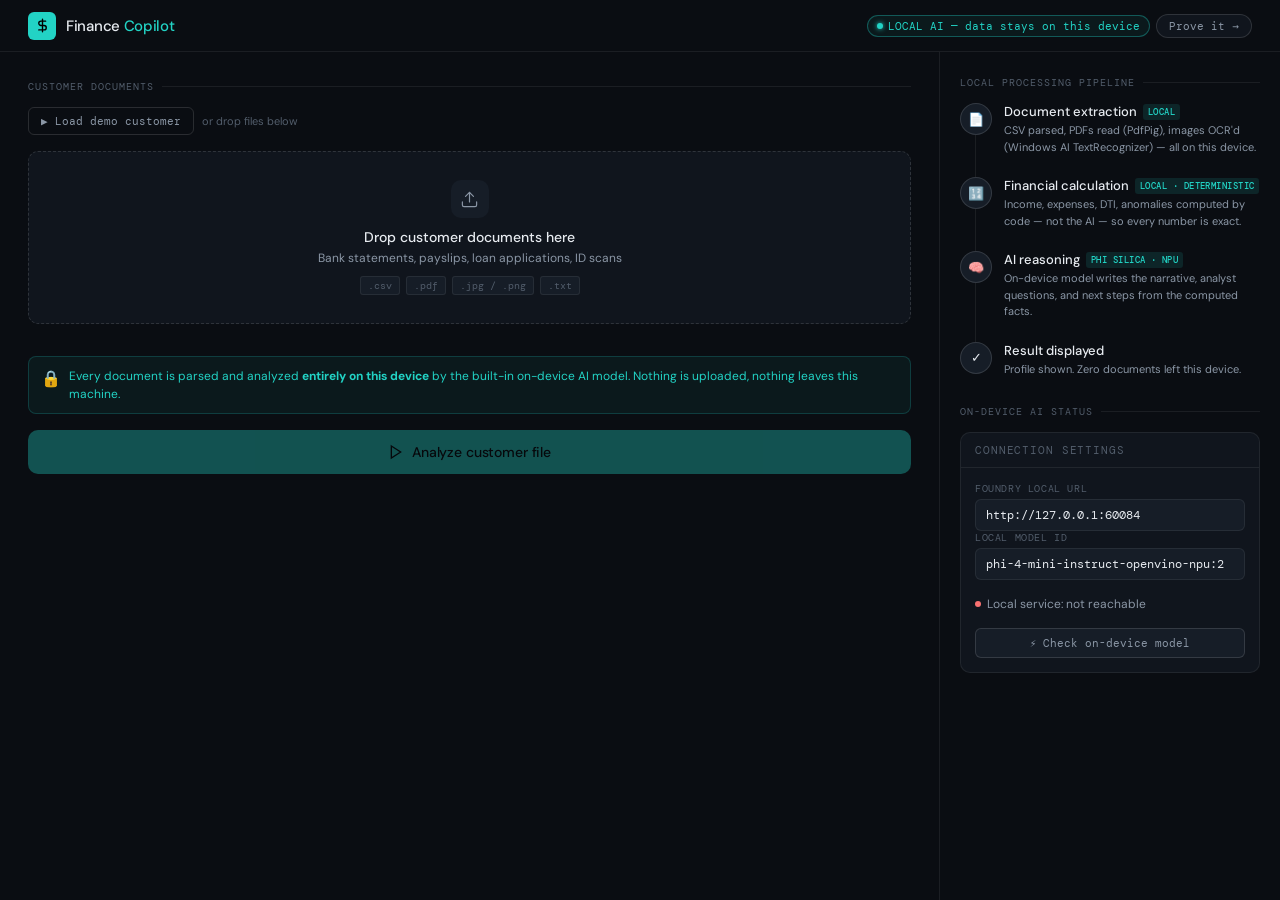
<file: apps/FinanceCopilotApp/www/index.html>
<!DOCTYPE html>
<html lang="en">
<head>
<meta charset="UTF-8">
<meta name="viewport" content="width=device-width, initial-scale=1.0">
<title>Finance Copilot — On-Device AI</title>
<link href="https://fonts.googleapis.com/css2?family=DM+Mono:ital,wght@0,300;0,400;0,500;1,300&family=DM+Sans:ital,opsz,wght@0,9..40,300;0,9..40,400;0,9..40,500;1,9..40,300&display=swap" rel="stylesheet">
<style>
:root {
  --bg:#0a0d12;--bg2:#10151d;--bg3:#161d27;
  --border:rgba(255,255,255,0.07);--border2:rgba(255,255,255,0.13);
  --text:#e7ebf0;--text2:#8b97a6;--text3:#525d6b;
  --accent:#22d3c5;--accent2:#0ea89c;--accent-dim:rgba(34,211,197,0.12);--accent-dim2:rgba(34,211,197,0.06);
  --blue:#60a5fa;--blue-dim:rgba(96,165,250,0.12);
  --amber:#fbbf24;--amber-dim:rgba(251,191,36,0.12);
  --red:#f87171;--red-dim:rgba(248,113,113,0.12);
  --violet:#a78bfa;--violet-dim:rgba(167,139,250,0.12);
  --mono:'DM Mono',monospace;--sans:'DM Sans',sans-serif;
  --r:10px;--r2:6px;
}
*,*::before,*::after{box-sizing:border-box;margin:0;padding:0;}
html{font-size:14px;}
body{background:var(--bg);color:var(--text);font-family:var(--sans);min-height:100vh;display:flex;flex-direction:column;}
::-webkit-scrollbar{width:4px;}
::-webkit-scrollbar-track{background:var(--bg2);}
::-webkit-scrollbar-thumb{background:var(--bg3);border-radius:2px;}

nav{display:flex;align-items:center;justify-content:space-between;padding:0 28px;height:52px;border-bottom:1px solid var(--border);background:var(--bg);position:sticky;top:0;z-index:100;}
.nav-brand{display:flex;align-items:center;gap:10px;}
.nav-logo{width:28px;height:28px;background:var(--accent);border-radius:6px;display:flex;align-items:center;justify-content:center;}
.nav-logo svg{width:15px;height:15px;fill:none;stroke:#000;stroke-width:2.2;stroke-linecap:round;stroke-linejoin:round;}
.nav-title{font-size:15px;font-weight:500;letter-spacing:-0.02em;}
.nav-title span{color:var(--accent);}
.nav-pills{display:flex;gap:6px;align-items:center;}
.pill{font-size:11px;font-family:var(--mono);padding:3px 9px;border-radius:20px;border:1px solid var(--border2);color:var(--text2);background:var(--bg2);}
.pill.local{border-color:rgba(34,211,197,0.35);color:var(--accent);background:var(--accent-dim2);display:flex;align-items:center;gap:5px;}
.pill-dot{width:6px;height:6px;border-radius:50%;background:var(--accent);box-shadow:0 0 5px var(--accent);}
.proveit-btn{background:var(--bg2);border:1px solid var(--border2);border-radius:20px;padding:4px 12px;font-size:11px;font-family:var(--mono);color:var(--text2);cursor:pointer;transition:all 0.15s;}
.proveit-btn:hover{border-color:var(--accent);color:var(--accent);}

.app{flex:1;display:grid;grid-template-columns:1fr 340px;}
.left{padding:28px;border-right:1px solid var(--border);overflow-y:auto;}
.right{padding:24px 20px;overflow-y:auto;display:flex;flex-direction:column;gap:20px;}

.sh{font-size:10px;font-family:var(--mono);letter-spacing:0.1em;color:var(--text3);text-transform:uppercase;margin-bottom:14px;display:flex;align-items:center;gap:8px;}
.sh::after{content:'';flex:1;height:1px;background:var(--border);}

.upload-zone{border:1px dashed var(--border2);border-radius:var(--r);background:var(--bg2);padding:28px 24px;text-align:center;cursor:pointer;transition:all 0.2s;margin-bottom:16px;position:relative;}
.upload-zone:hover,.upload-zone.drag{border-color:var(--accent);background:var(--accent-dim2);}
.upload-zone input{position:absolute;inset:0;opacity:0;cursor:pointer;width:100%;}
.upload-icon{width:38px;height:38px;background:var(--bg3);border-radius:10px;margin:0 auto 10px;display:flex;align-items:center;justify-content:center;}
.upload-icon svg{width:19px;height:19px;fill:none;stroke:var(--text2);stroke-width:1.5;stroke-linecap:round;stroke-linejoin:round;}
.upload-title{font-size:14px;font-weight:500;margin-bottom:4px;}
.upload-sub{font-size:12px;color:var(--text2);}
.upload-formats{margin-top:10px;display:flex;gap:6px;justify-content:center;flex-wrap:wrap;}
.fmt-tag{font-size:10px;font-family:var(--mono);padding:2px 7px;border-radius:3px;background:var(--bg3);color:var(--text3);border:1px solid var(--border);}

.demo-row{display:flex;gap:8px;margin-bottom:16px;align-items:center;}
.demo-btn{background:none;border:1px solid var(--border2);border-radius:6px;padding:6px 12px;font-size:11px;font-family:var(--mono);color:var(--text2);cursor:pointer;transition:all 0.15s;}
.demo-btn:hover{border-color:var(--accent);color:var(--accent);}

.doc-list{display:flex;flex-direction:column;gap:6px;margin-bottom:16px;}
.doc-row{display:flex;align-items:center;gap:10px;background:var(--bg2);border:1px solid var(--border);border-radius:8px;padding:9px 12px;}
.doc-icon{width:26px;height:26px;border-radius:6px;background:var(--bg3);display:flex;align-items:center;justify-content:center;font-size:12px;flex-shrink:0;}
.doc-name{font-size:12px;font-weight:500;flex:1;white-space:nowrap;overflow:hidden;text-overflow:ellipsis;}
.doc-status{font-size:10px;font-family:var(--mono);padding:2px 7px;border-radius:10px;white-space:nowrap;}
.doc-status.ok{background:var(--accent-dim);color:var(--accent);}
.doc-status.busy{background:var(--amber-dim);color:var(--amber);}
.doc-status.err{background:var(--red-dim);color:var(--red);}
.doc-remove{background:none;border:none;color:var(--text3);cursor:pointer;font-size:15px;line-height:1;padding:2px 4px;}
.doc-remove:hover{color:var(--red);}

.privacy-note{display:flex;gap:8px;align-items:flex-start;background:var(--accent-dim2);border:1px solid rgba(34,211,197,0.2);border-radius:8px;padding:10px 12px;font-size:12px;color:var(--accent);line-height:1.5;margin-bottom:16px;}

.run-btn{width:100%;padding:13px;background:var(--accent);color:#000;border:none;border-radius:var(--r);font-size:14px;font-weight:500;font-family:var(--sans);cursor:pointer;transition:all 0.2s;display:flex;align-items:center;justify-content:center;gap:8px;letter-spacing:-0.01em;}
.run-btn svg{width:16px;height:16px;flex-shrink:0;}
.run-btn:hover:not(:disabled){background:var(--accent2);transform:translateY(-1px);}
.run-btn:disabled{opacity:0.35;cursor:not-allowed;transform:none;}

.err-box{background:var(--red-dim);border:1px solid rgba(248,113,113,0.3);border-radius:8px;padding:12px 14px;font-size:12px;color:var(--red);line-height:1.6;white-space:pre-wrap;display:none;margin-top:12px;font-family:var(--mono);}
.err-box.visible{display:block;animation:fadeIn 0.2s ease;}

.results{margin-top:24px;display:none;}
.results.visible{display:block;animation:fadeIn 0.4s ease;}

.customer-strip{display:flex;align-items:center;gap:12px;background:var(--bg2);border:1px solid var(--border);border-radius:var(--r);padding:12px 16px;margin-bottom:18px;}
.customer-avatar{width:36px;height:36px;border-radius:50%;background:var(--bg3);border:1px solid var(--border2);display:flex;align-items:center;justify-content:center;font-size:13px;font-weight:500;color:var(--accent);flex-shrink:0;}
.customer-name{font-size:13px;font-weight:500;}
.customer-sub{font-size:11px;color:var(--text2);margin-top:2px;}

.profile-grid{display:grid;grid-template-columns:repeat(auto-fill,minmax(150px,1fr));gap:8px;margin-bottom:20px;}
.profile-tile{background:var(--bg2);border:1px solid var(--border);border-radius:8px;padding:13px 14px;}
.profile-tile.warn{border-left:3px solid var(--amber);}
.profile-tile.risk{border-left:3px solid var(--red);}
.pt-label{font-size:10px;font-family:var(--mono);color:var(--text3);text-transform:uppercase;letter-spacing:0.06em;margin-bottom:5px;}
.pt-value{font-size:19px;font-weight:500;letter-spacing:-0.02em;}
.pt-unit{font-size:11px;color:var(--text3);font-family:var(--mono);}

.detected-grid{display:grid;grid-template-columns:1fr 1fr;gap:10px;margin-bottom:20px;}
.detected-card{background:var(--bg2);border:1px solid var(--border);border-radius:8px;padding:12px 14px;}
.dc-title{font-size:11px;font-family:var(--mono);color:var(--text2);text-transform:uppercase;letter-spacing:0.05em;margin-bottom:8px;display:flex;align-items:center;justify-content:space-between;}
.dc-count{background:var(--bg3);color:var(--text);border-radius:10px;padding:1px 8px;font-size:11px;}
.dc-list{display:flex;flex-direction:column;gap:5px;}
.dc-item{font-size:12px;color:var(--text);line-height:1.5;display:flex;justify-content:space-between;gap:8px;}
.dc-item span:last-child{color:var(--text2);font-family:var(--mono);font-size:11px;white-space:nowrap;}
.dc-item.flag{color:var(--red);}
.dc-empty{font-size:11px;color:var(--text3);font-style:italic;}

.questions-box{background:var(--amber-dim);border:1px solid rgba(251,191,36,0.25);border-radius:var(--r);padding:16px;margin-bottom:16px;}
.questions-box .sh2{font-size:11px;font-family:var(--mono);color:var(--amber);text-transform:uppercase;letter-spacing:0.08em;margin-bottom:10px;}
.q-item{font-size:13px;color:var(--text);line-height:1.6;margin-bottom:8px;padding-left:16px;position:relative;}
.q-item::before{content:'?';position:absolute;left:0;color:var(--amber);font-weight:700;}
.q-item:last-child{margin-bottom:0;}

.next-steps-box{background:var(--bg2);border:1px solid var(--border);border-radius:var(--r);padding:16px;margin-bottom:16px;border-left:3px solid var(--accent);}
.next-steps-box .sh2{font-size:11px;font-family:var(--mono);color:var(--accent);text-transform:uppercase;letter-spacing:0.08em;margin-bottom:8px;}
.next-steps-text{font-size:13px;color:var(--text);line-height:1.7;white-space:pre-wrap;}

.assessment-box{font-size:13px;color:var(--text);line-height:1.7;margin-bottom:20px;padding:14px 16px;background:var(--bg2);border-radius:var(--r);border:1px solid var(--border);}

/* chat */
.chat-card{background:var(--bg2);border:1px solid var(--border);border-radius:var(--r);margin-top:8px;display:none;overflow:hidden;}
.chat-card.visible{display:block;animation:fadeIn 0.3s ease;}
.chat-header{display:flex;align-items:center;justify-content:space-between;padding:10px 14px;border-bottom:1px solid var(--border);}
.chat-header-left{display:flex;align-items:center;gap:8px;font-size:12px;font-weight:500;}
.lock-badge{font-size:10px;font-family:var(--mono);padding:2px 7px;border-radius:3px;background:var(--accent-dim);color:var(--accent);border:1px solid rgba(34,211,197,0.25);}
.chat-messages{max-height:320px;min-height:60px;overflow-y:auto;padding:14px;display:flex;flex-direction:column;gap:10px;}
.chat-empty{font-size:12px;color:var(--text3);}
.chat-suggestions{display:flex;flex-wrap:wrap;gap:6px;margin-top:10px;}
.chat-suggest-btn{font-size:11px;font-family:var(--mono);background:var(--bg3);border:1px solid var(--border2);color:var(--text2);border-radius:14px;padding:4px 10px;cursor:pointer;transition:all 0.15s;}
.chat-suggest-btn:hover{border-color:var(--accent);color:var(--accent);}
.chat-msg{display:flex;flex-direction:column;gap:3px;max-width:88%;}
.chat-msg.user{align-self:flex-end;align-items:flex-end;}
.chat-msg.assistant{align-self:flex-start;align-items:flex-start;}
.chat-bubble{font-size:12.5px;line-height:1.6;padding:8px 12px;border-radius:10px;white-space:pre-wrap;}
.chat-msg.user .chat-bubble{background:var(--accent-dim);color:var(--text);border:1px solid rgba(34,211,197,0.25);}
.chat-msg.assistant .chat-bubble{background:var(--bg3);color:var(--text);border:1px solid var(--border);}
.chat-msg.assistant.thinking .chat-bubble{color:var(--text2);font-style:italic;}
.chat-msg.error .chat-bubble{background:var(--red-dim);color:var(--red);border:1px solid rgba(248,113,113,0.25);}
.chat-input-row{display:flex;gap:8px;padding:10px 12px;border-top:1px solid var(--border);}
.chat-input{flex:1;background:var(--bg3);border:1px solid var(--border);border-radius:6px;padding:8px 10px;font-size:12.5px;font-family:var(--sans);color:var(--text);resize:none;min-height:20px;max-height:80px;}
.chat-input:focus{outline:none;border-color:var(--accent);}
.chat-input::placeholder{color:var(--text3);}
.chat-send{background:var(--accent);color:#000;border:none;border-radius:6px;padding:0 14px;font-size:12px;font-weight:500;cursor:pointer;transition:all 0.15s;}
.chat-send:hover:not(:disabled){background:var(--accent2);}
.chat-send:disabled{opacity:0.35;cursor:not-allowed;}

/* pipeline (right col) */
.pipeline{display:flex;flex-direction:column;}
.pipe-step{display:flex;gap:12px;position:relative;}
.pipe-step:not(:last-child)::after{content:'';position:absolute;left:15px;top:32px;bottom:-14px;width:1px;background:var(--border);z-index:0;}
.pipe-step+.pipe-step{margin-top:14px;}
.pipe-node{width:32px;height:32px;border-radius:50%;flex-shrink:0;background:var(--bg3);border:1px solid var(--border2);display:flex;align-items:center;justify-content:center;position:relative;z-index:1;transition:all 0.35s ease;font-size:13px;}
.pipe-node.active{background:var(--accent-dim);border-color:var(--accent);animation:nodeGlow 1s ease-in-out infinite alternate;}
.pipe-node.done{background:var(--accent-dim);border-color:var(--accent2);}
.pipe-node.error{background:var(--red-dim);border-color:var(--red);}
@keyframes nodeGlow{from{box-shadow:0 0 0 0 transparent;}to{box-shadow:0 0 10px 2px rgba(34,211,197,0.25);}}
.pipe-content{flex:1;padding-bottom:8px;}
.pipe-title{font-size:13px;font-weight:500;margin-bottom:2px;display:flex;align-items:center;gap:6px;}
.pipe-sub{font-size:11px;color:var(--text2);line-height:1.5;}
.pipe-badge{font-size:9px;font-family:var(--mono);padding:2px 5px;border-radius:3px;text-transform:uppercase;letter-spacing:0.05em;background:var(--accent-dim);color:var(--accent);}
.pipe-log{margin-top:8px;background:var(--bg);border:1px solid var(--border);border-radius:6px;padding:8px 10px;font-family:var(--mono);font-size:10px;color:var(--text2);max-height:90px;overflow-y:auto;line-height:1.6;white-space:pre-wrap;display:none;}
.pipe-log.visible{display:block;animation:fadeIn 0.2s ease;}
.log-ok{color:var(--accent);}
.log-err{color:var(--red);}
.log-dim{color:var(--text3);}

.config-box{background:var(--bg2);border:1px solid var(--border);border-radius:var(--r);overflow:hidden;}
.config-title{padding:10px 14px;border-bottom:1px solid var(--border);font-size:11px;font-family:var(--mono);color:var(--text3);text-transform:uppercase;letter-spacing:0.08em;}
.config-fields{padding:14px;display:flex;flex-direction:column;gap:10px;}
.cfg-field{display:flex;flex-direction:column;gap:4px;}
.cfg-label{font-size:10px;font-family:var(--mono);color:var(--text3);text-transform:uppercase;letter-spacing:0.06em;}
.cfg-input{background:var(--bg3);border:1px solid var(--border);border-radius:6px;padding:7px 10px;font-size:12px;font-family:var(--mono);color:var(--text);transition:border-color 0.15s;}
.cfg-input:focus{outline:none;border-color:var(--accent);}
.status-row{display:flex;align-items:center;gap:6px;padding:6px 0;font-size:12px;}
.sdot{width:6px;height:6px;border-radius:50%;flex-shrink:0;}
.sdot-green{background:var(--accent);box-shadow:0 0 4px var(--accent);}
.sdot-gray{background:var(--text3);}
.sdot-red{background:var(--red);}
.check-btn{background:var(--bg3);border:1px solid var(--border2);border-radius:6px;padding:7px 12px;font-size:11px;font-family:var(--mono);color:var(--text2);cursor:pointer;transition:all 0.15s;width:100%;}
.check-btn:hover{border-color:var(--accent);color:var(--accent);}

/* prove-it modal */
.modal-bg{position:fixed;inset:0;z-index:500;background:rgba(0,0,0,.85);backdrop-filter:blur(8px);display:none;align-items:center;justify-content:center;padding:20px;}
.modal-bg.show{display:flex;}
.modal-inner{background:var(--bg2);border:1px solid var(--accent);border-radius:14px;max-width:460px;width:100%;padding:0;overflow:hidden;box-shadow:0 0 60px rgba(34,211,197,0.15);}
.modal-header{padding:18px 22px;border-bottom:1px solid var(--border);display:flex;align-items:center;justify-content:space-between;}
.modal-title{font-size:15px;font-weight:500;display:flex;align-items:center;gap:8px;}
.modal-close{background:none;border:none;color:var(--text3);cursor:pointer;font-size:18px;}
.modal-close:hover{color:var(--text);}
.modal-body{padding:20px 22px;}
.proof-row{display:flex;align-items:center;justify-content:space-between;padding:7px 0;font-size:13px;border-bottom:1px solid var(--border);}
.proof-row:last-child{border-bottom:none;}
.proof-check{color:var(--accent);font-family:var(--mono);margin-right:8px;}
.proof-label{flex:1;}
.proof-badge{font-family:var(--mono);font-size:10px;padding:2px 8px;border-radius:10px;background:var(--accent-dim);color:var(--accent);}
.proof-divider{height:1px;background:var(--border2);margin:12px 0;}
.proof-stat{display:flex;justify-content:space-between;font-size:12px;padding:5px 0;color:var(--text2);}
.proof-stat b{color:var(--text);font-family:var(--mono);}
.proof-stat.zero b{color:var(--accent);}

@keyframes fadeIn{from{opacity:0;transform:translateY(4px)}to{opacity:1;transform:translateY(0)}}
.spin{animation:spin 1s linear infinite;}
@keyframes spin{to{transform:rotate(360deg)}}
</style>
</head>
<body>

<nav>
  <div class="nav-brand">
    <div class="nav-logo">
      <svg viewBox="0 0 24 24"><path d="M12 2v20M17 5H9.5a3.5 3.5 0 0 0 0 7h5a3.5 3.5 0 0 1 0 7H6"/></svg>
    </div>
    <span class="nav-title">Finance <span>Copilot</span></span>
  </div>
  <div class="nav-pills">
    <span class="pill local"><span class="pill-dot"></span>LOCAL AI — data stays on this device</span>
    <button class="proveit-btn" onclick="openProveIt()">Prove it →</button>
  </div>
</nav>

<div class="app">
<div class="left">

  <div class="sh">Customer documents</div>

  <div class="demo-row">
    <button class="demo-btn" onclick="loadDemo()">&#9654; Load demo customer</button>
    <span style="font-size:11px;color:var(--text3);">or drop files below</span>
  </div>

  <div class="upload-zone" id="uploadZone">
    <input type="file" id="fileInput" accept=".csv,.pdf,.jpg,.jpeg,.png,.txt" multiple onchange="handleFiles(this.files)">
    <div class="upload-icon">
      <svg viewBox="0 0 24 24"><path d="M21 15v4a2 2 0 0 1-2 2H5a2 2 0 0 1-2-2v-4"/><polyline points="17,8 12,3 7,8"/><line x1="12" y1="3" x2="12" y2="15"/></svg>
    </div>
    <div class="upload-title">Drop customer documents here</div>
    <div class="upload-sub">Bank statements, payslips, loan applications, ID scans</div>
    <div class="upload-formats"><span class="fmt-tag">.csv</span><span class="fmt-tag">.pdf</span><span class="fmt-tag">.jpg / .png</span><span class="fmt-tag">.txt</span></div>
  </div>

  <div class="doc-list" id="docList"></div>

  <div class="privacy-note">
    <span style="font-size:16px;flex-shrink:0;">&#x1F512;</span>
    <span id="privacyNoteText">Every document is parsed and analyzed <strong>entirely on this device</strong> by the built-in on-device AI model. Nothing is uploaded, nothing leaves this machine.</span>
  </div>

  <button class="run-btn" id="runBtn" onclick="runAnalysis()" disabled>
    <svg viewBox="0 0 24 24" fill="none" stroke="currentColor" stroke-width="2"><polygon points="5,3 19,12 5,21 5,3"/></svg>
    Analyze customer file
  </button>

  <div class="err-box" id="errBox"></div>

  <div class="results" id="results">

    <div class="customer-strip" id="customerStrip" style="display:none;">
      <div class="customer-avatar" id="custInitials">?</div>
      <div>
        <div class="customer-name" id="custName">—</div>
        <div class="customer-sub" id="custSub">—</div>
      </div>
    </div>

    <div class="sh" style="margin-top:8px;">Customer financial profile — computed locally</div>
    <div class="profile-grid" id="profileGrid"></div>

    <div class="sh">Detected items</div>
    <div class="detected-grid" id="detectedGrid"></div>

    <div class="questions-box" id="questionsBox" style="display:none;">
      <div class="sh2">Questions for the analyst</div>
      <div id="questionsList"></div>
    </div>

    <div class="next-steps-box" id="nextStepsBox" style="display:none;">
      <div class="sh2">Suggested next steps</div>
      <div class="next-steps-text" id="nextStepsText"></div>
    </div>

    <div class="sh">Overall assessment — AI reasoning, on-device</div>
    <div class="assessment-box" id="assessmentBox"></div>

    <div class="chat-card" id="chatCard">
      <div class="chat-header">
        <div class="chat-header-left">
          <svg width="13" height="13" viewBox="0 0 24 24" fill="none" stroke="currentColor" stroke-width="2"><path d="M21 15a2 2 0 0 1-2 2H7l-4 4V5a2 2 0 0 1 2-2h14a2 2 0 0 1 2 2z"/></svg>
          Ask your financial data <span class="lock-badge">stays on device</span>
        </div>
        <button class="doc-remove" onclick="clearChat()" title="Clear chat">&#x2715;</button>
      </div>
      <div class="chat-messages" id="chatMessages">
        <div class="chat-empty">
          Ask a question grounded in this customer's data.
          <div class="chat-suggestions">
            <button class="chat-suggest-btn" onclick="askSuggested('Find transactions above €5,000.')">Find transactions above €5,000</button>
            <button class="chat-suggest-btn" onclick="askSuggested('What are the recurring financial commitments?')">Recurring commitments</button>
            <button class="chat-suggest-btn" onclick="askSuggested('Compare declared income with actual deposits.')">Declared vs actual income</button>
            <button class="chat-suggest-btn" onclick="askSuggested('Generate a one-page analyst briefing.')">One-page briefing</button>
          </div>
        </div>
      </div>
      <div class="chat-input-row">
        <textarea class="chat-input" id="chatInput" rows="1" placeholder="Ask about this customer's finances..." onkeydown="handleChatKey(event)"></textarea>
        <button class="chat-send" id="chatSendBtn" onclick="sendChatMessage()">Ask</button>
      </div>
    </div>

  </div>

</div>

<div class="right">

  <div>
    <div class="sh">Local processing pipeline</div>
    <div class="pipeline">

      <div class="pipe-step">
        <div class="pipe-node" id="pn0">&#x1F4C4;</div>
        <div class="pipe-content">
          <div class="pipe-title">Document extraction <span class="pipe-badge">LOCAL</span></div>
          <div class="pipe-sub">CSV parsed, PDFs read (PdfPig), images OCR'd (Windows AI TextRecognizer) — all on this device.</div>
          <div class="pipe-log" id="pl0"></div>
        </div>
      </div>

      <div class="pipe-step">
        <div class="pipe-node" id="pn1">&#x1F522;</div>
        <div class="pipe-content">
          <div class="pipe-title">Financial calculation <span class="pipe-badge">LOCAL · deterministic</span></div>
          <div class="pipe-sub">Income, expenses, DTI, anomalies computed by code — not the AI — so every number is exact.</div>
        </div>
      </div>

      <div class="pipe-step">
        <div class="pipe-node" id="pn2">&#x1F9E0;</div>
        <div class="pipe-content">
          <div class="pipe-title">AI reasoning <span class="pipe-badge">Phi Silica · NPU</span></div>
          <div class="pipe-sub">On-device model writes the narrative, analyst questions, and next steps from the computed facts.</div>
          <div class="pipe-log" id="pl2"></div>
        </div>
      </div>

      <div class="pipe-step">
        <div class="pipe-node" id="pn3">&#x2713;</div>
        <div class="pipe-content">
          <div class="pipe-title">Result displayed</div>
          <div class="pipe-sub">Profile shown. Zero documents left this device.</div>
        </div>
      </div>

    </div>
  </div>

  <div>
    <div class="sh">On-device AI status</div>
    <div class="config-box">
      <div class="config-title">Connection settings</div>
      <div class="config-fields">
        <div id="nativeAiInfo" style="display:none;font-size:11px;color:var(--text2);line-height:1.6;
          background:var(--bg3);border:1px solid var(--border);border-radius:6px;padding:8px 10px;">
          🖥️ Runs on the built-in on-device model (Phi Silica / Windows AI APIs) and on-device OCR.
          No server, no manual model load, no cloud stage at all in this app.
        </div>
        <div id="foundryLocalCfg">
          <div class="cfg-field">
            <div class="cfg-label">Foundry Local URL</div>
            <input class="cfg-input" id="cfgLocal" value="http://127.0.0.1:60084" placeholder="http://127.0.0.1:60084">
          </div>
          <div class="cfg-field">
            <div class="cfg-label">Local model ID</div>
            <input class="cfg-input" id="cfgModel" value="phi-4-mini-instruct-openvino-npu:2">
          </div>
        </div>
        <div class="status-row">
          <div class="sdot sdot-gray" id="statusDot"></div>
          <span id="statusText" style="font-size:12px;color:var(--text2);">Checking...</span>
        </div>
        <button class="check-btn" onclick="checkStatus()">&#x26A1; Check on-device model</button>
      </div>
    </div>
  </div>

</div>
</div>

<!-- ══ PROVE IT MODAL ══ -->
<div class="modal-bg" id="proveModal" onclick="closeProveIt(event)">
  <div class="modal-inner" onclick="event.stopPropagation()">
    <div class="modal-header">
      <div class="modal-title"><span class="pill-dot" style="display:inline-block;"></span>&nbsp;AI Processing — Proof</div>
      <button class="modal-close" onclick="document.getElementById('proveModal').classList.remove('show')">&#x2715;</button>
    </div>
    <div class="modal-body">
      <div class="proof-row"><span class="proof-check">✓</span><span class="proof-label">Document extraction</span><span class="proof-badge">LOCAL</span></div>
      <div class="proof-row"><span class="proof-check">✓</span><span class="proof-label">Customer information</span><span class="proof-badge">LOCAL</span></div>
      <div class="proof-row"><span class="proof-check">✓</span><span class="proof-label">Financial analysis</span><span class="proof-badge">LOCAL</span></div>
      <div class="proof-row"><span class="proof-check">✓</span><span class="proof-label">Risk indicators</span><span class="proof-badge">LOCAL</span></div>
      <div class="proof-row"><span class="proof-check">✓</span><span class="proof-label">AI reasoning</span><span class="proof-badge">LOCAL</span></div>
      <div class="proof-divider"></div>
      <div class="proof-stat"><span>Internet connection</span><b id="proveNet">NOT REQUIRED</b></div>
      <div class="proof-stat zero"><span>External AI API calls</span><b id="proveApiCalls">0</b></div>
      <div class="proof-stat zero"><span>Documents uploaded to cloud</span><b id="proveUploaded">0</b></div>
      <div class="proof-stat"><span>Documents processed locally</span><b id="proveProcessed">0</b></div>
    </div>
  </div>
</div>

<div id="toast"></div>

<script>
// ═══ NATIVE AI BRIDGE ═══
// Inside the Finance Copilot desktop shell, window.chrome.webview talks straight to
// Microsoft.Windows.AI.Text.LanguageModel (Phi Silica), Microsoft.Windows.AI.Imaging.TextRecognizer
// (on-device OCR) and PdfPig (local PDF text extraction) via C#. There is no cloud stage in this
// app at all — everything below either runs on-device or (outside the native shell, e.g. testing
// in a plain browser) falls back to a local Foundry Local server for the language-model calls only.
const NativeAI = (() => {
  const native = !!(window.chrome && window.chrome.webview);
  const pending = new Map();
  let counter = 0;
  if (native) {
    window.chrome.webview.addEventListener('message', (e) => {
      const msg = e.data;
      if (!msg || !msg.id || !pending.has(msg.id)) return;
      const { resolve, reject } = pending.get(msg.id);
      pending.delete(msg.id);
      if (msg.ok) resolve(msg); else reject(new Error(msg.error || 'Native AI error'));
    });
  }
  function call(type, extra) {
    if (!native) return Promise.reject(new Error('Native AI bridge not available — install the desktop app for PDF/OCR/on-device AI.'));
    const id = 't' + (++counter) + '_' + Date.now();
    return new Promise((resolve, reject) => {
      pending.set(id, { resolve, reject });
      window.chrome.webview.postMessage(Object.assign({ id, type }, extra));
    });
  }
  return {
    isNative: native,
    ensureReady: () => call('ensureReady'),
    generate: (prompt) => call('generate', { prompt }),
    pdfText: (base64) => call('pdfText', { base64 }),
    ocr: (base64) => call('ocr', { base64 }),
  };
})();

if (NativeAI.isNative) {
  document.getElementById('nativeAiInfo').style.display = 'block';
  document.getElementById('foundryLocalCfg').style.display = 'none';
}

const $ = id => document.getElementById(id);

// ═══ STATE ═══
let txns = [];              // {date, desc, amount}  amount>0 credit, <0 debit
let docs = {};               // {payslip, creditReport, loanApp, idDoc}
let uploadedDocsCount = 0;   // for the Prove-it panel
let analysis = null;
let chatHistory = [];
let chatBusy = false;

// ═══════════════════════════════════════════════════
//  DEMO DATA — "Elena Marchetti"
// ═══════════════════════════════════════════════════
const DEMO_CSV = `date,description,amount
2026-04-01,RENT PAYMENT - LANDLORD SRL,-1150.00
2026-04-02,FITZONE GYM MEMBERSHIP,-39.00
2026-04-03,NETFLIX.COM,-15.99
2026-04-05,LOAN PAYMENT - AUTO FINANCE CO,-620.00
2026-04-06,SPOTIFY AB,-10.99
2026-04-07,LOAN PAYMENT - PERSONAL LOAN SVC,-420.00
2026-04-08,GROCERY MART #14,-92.40
2026-04-10,CREDIT CARD PAYMENT - VISA ****4471,-410.00
2026-04-11,FUEL STATION - SHELL,-68.20
2026-04-14,ELECTRICITY & WATER UTILITY CO,-198.50
2026-04-15,CLOUDDRIVE STORAGE PLAN,-9.99
2026-04-16,GROCERY MART #14,-118.75
2026-04-18,RESTAURANT - TRATTORIA BELLA,-64.00
2026-04-20,FUEL STATION - SHELL,-71.10
2026-04-22,GROCERY MART #14,-103.20
2026-04-25,CAFE CENTRALE,-38.50
2026-04-28,SALARY - ACME CORP PAYROLL,4850.00
2026-05-01,RENT PAYMENT - LANDLORD SRL,-1150.00
2026-05-02,FITZONE GYM MEMBERSHIP,-39.00
2026-05-03,NETFLIX.COM,-15.99
2026-05-05,LOAN PAYMENT - AUTO FINANCE CO,-620.00
2026-05-06,SPOTIFY AB,-10.99
2026-05-07,LOAN PAYMENT - PERSONAL LOAN SVC,-420.00
2026-05-09,GROCERY MART #14,-101.10
2026-05-10,CREDIT CARD PAYMENT - VISA ****4471,-410.00
2026-05-12,FUEL STATION - SHELL,-73.40
2026-05-14,ELECTRICITY & WATER UTILITY CO,-205.20
2026-05-15,CLOUDDRIVE STORAGE PLAN,-9.99
2026-05-17,TRANSFER RECEIVED - REF 40219X,3200.00
2026-05-18,GROCERY MART #14,-96.85
2026-05-19,RESTAURANT - TRATTORIA BELLA,-58.00
2026-05-23,FUEL STATION - SHELL,-66.90
2026-05-24,GROCERY MART #14,-110.30
2026-05-27,CAFE CENTRALE,-42.00
2026-05-28,SALARY - ACME CORP PAYROLL,4850.00
2026-06-01,RENT PAYMENT - LANDLORD SRL,-1150.00
2026-06-02,FITZONE GYM MEMBERSHIP,-39.00
2026-06-03,NETFLIX.COM,-15.99
2026-06-05,LOAN PAYMENT - AUTO FINANCE CO,-620.00
2026-06-06,SPOTIFY AB,-10.99
2026-06-07,LOAN PAYMENT - PERSONAL LOAN SVC,-420.00
2026-06-09,GROCERY MART #14,-88.60
2026-06-10,CREDIT CARD PAYMENT - VISA ****4471,-410.00
2026-06-12,FUEL STATION - SHELL,-70.15
2026-06-14,ELECTRICITY & WATER UTILITY CO,-189.90
2026-06-15,CLOUDDRIVE STORAGE PLAN,-9.99
2026-06-17,GROCERY MART #14,-124.05
2026-06-19,RESTAURANT - TRATTORIA BELLA,-71.50
2026-06-22,FUEL STATION - SHELL,-64.30
2026-06-24,GROCERY MART #14,-99.75
2026-06-27,CAFE CENTRALE,-35.20
2026-06-28,SALARY - ACME CORP PAYROLL,4850.00
2026-07-01,RENT PAYMENT - LANDLORD SRL,-1150.00
2026-07-02,FITZONE GYM MEMBERSHIP,-39.00
2026-07-03,NETFLIX.COM,-15.99
2026-07-05,LOAN PAYMENT - AUTO FINANCE CO,-620.00
2026-07-06,SPOTIFY AB,-10.99
2026-07-07,LOAN PAYMENT - PERSONAL LOAN SVC,-420.00
2026-07-09,GROCERY MART #14,-95.40
2026-07-10,CREDIT CARD PAYMENT - VISA ****4471,-410.00
2026-07-11,INTERNATIONAL WIRE TRANSFER - REF 88231Z,-7800.00
2026-07-13,FUEL STATION - SHELL,-69.75
2026-07-14,ELECTRICITY & WATER UTILITY CO,-211.30
2026-07-15,CLOUDDRIVE STORAGE PLAN,-9.99
2026-07-18,GROCERY MART #14,-107.20
2026-07-19,RESTAURANT - TRATTORIA BELLA,-61.00
2026-07-23,FUEL STATION - SHELL,-72.60
2026-07-25,GROCERY MART #14,-91.85
2026-07-27,CAFE CENTRALE,-40.10
2026-07-28,SALARY - ACME CORP PAYROLL,4850.00
2026-08-01,RENT PAYMENT - LANDLORD SRL,-1150.00
2026-08-02,FITZONE GYM MEMBERSHIP,-39.00
2026-08-03,NETFLIX.COM,-15.99
2026-08-05,LOAN PAYMENT - AUTO FINANCE CO,-620.00
2026-08-06,SPOTIFY AB,-10.99
2026-08-07,LOAN PAYMENT - PERSONAL LOAN SVC,-420.00
2026-08-09,GROCERY MART #14,-112.90
2026-08-10,CREDIT CARD PAYMENT - VISA ****4471,-410.00
2026-08-12,FUEL STATION - SHELL,-75.10
2026-08-14,ELECTRICITY & WATER UTILITY CO,-220.40
2026-08-15,CLOUDDRIVE STORAGE PLAN,-9.99
2026-08-17,GROCERY MART #14,-98.55
2026-08-19,RESTAURANT - TRATTORIA BELLA,-66.00
2026-08-22,FUEL STATION - SHELL,-68.90
2026-08-24,GROCERY MART #14,-105.30
2026-08-27,CAFE CENTRALE,-37.80
2026-08-28,SALARY - ACME CORP PAYROLL,4850.00
2026-09-01,RENT PAYMENT - LANDLORD SRL,-1150.00
2026-09-02,FITZONE GYM MEMBERSHIP,-39.00
2026-09-03,NETFLIX.COM,-15.99
2026-09-05,LOAN PAYMENT - AUTO FINANCE CO,-620.00
2026-09-06,SPOTIFY AB,-10.99
2026-09-07,LOAN PAYMENT - PERSONAL LOAN SVC,-420.00
2026-09-09,GROCERY MART #14,-90.20
2026-09-10,CREDIT CARD PAYMENT - VISA ****4471,-410.00
2026-09-12,FUEL STATION - SHELL,-71.85
2026-09-14,ELECTRICITY & WATER UTILITY CO,-195.60
2026-09-15,CLOUDDRIVE STORAGE PLAN,-9.99
2026-09-17,GROCERY MART #14,-115.40
2026-09-18,RESTAURANT - TRATTORIA BELLA,-59.50
2026-09-19,SALARY - ACME CORP PAYROLL,4850.00`;

const DEMO_PAYSLIP = `ACME CORP — PAYSLIP
Employee: Elena Marchetti
Pay Period: August 2026
Gross Monthly Salary: EUR 6,400.00
Deductions (tax, social security): EUR 1,300.00
Net Monthly Salary: EUR 5,100.00
Employer: Acme Corp S.R.L.`;

const DEMO_CREDIT_REPORT = `CREDIT BUREAU REPORT - SUMMARY
Applicant: Elena Marchetti
Auto Loan (Auto Finance Co) - Outstanding Balance: EUR 9,200.00 - Monthly Payment: EUR 620.00
Personal Loan (Personal Loan Svc) - Outstanding Balance: EUR 5,400.00 - Monthly Payment: EUR 420.00
Credit Card (Visa ****4471) - Outstanding Balance: EUR 3,800.00 - Monthly Payment: EUR 410.00 (minimum)
Total Outstanding Debt: EUR 18,400.00
Credit Score: 704 (Good)`;

const DEMO_LOAN_APP = `LOAN APPLICATION FORM
Applicant: Elena Marchetti
Requested Amount: EUR 15,000.00
Purpose: Home renovation
Requested Term: 60 months
Declared Monthly Income: EUR 5,100.00
Declared Existing Debt: EUR 18,400.00`;

const DEMO_ID = `NATIONAL IDENTITY CARD
Surname: MARCHETTI
Given Name: ELENA
Date of Birth: 14/03/1990
ID Number: IT-88213456X
Nationality: ITALIAN`;

function loadDemo() {
  txns = parseCSV(DEMO_CSV);
  docs = { payslip: DEMO_PAYSLIP, creditReport: DEMO_CREDIT_REPORT, loanApp: DEMO_LOAN_APP, idDoc: DEMO_ID };
  uploadedDocsCount = 5; // csv + payslip + credit report + loan app + id
  renderDocList([
    { name: 'statement_apr_sep_2026.csv', kind: 'CSV', status: 'ok' },
    { name: 'payslip_august_2026.pdf', kind: 'PDF', status: 'ok' },
    { name: 'credit_bureau_report.pdf', kind: 'PDF', status: 'ok' },
    { name: 'loan_application.pdf', kind: 'PDF', status: 'ok' },
    { name: 'id_card_scan.jpg', kind: 'IMG', status: 'ok' },
  ]);
  $('runBtn').disabled = false;
  toast('Demo customer loaded — 5 documents ✓', 'ok');
}

// ═══════════════════════════════════════════════════
//  FILE HANDLING
// ═══════════════════════════════════════════════════
let _docRows = [];

function handleFiles(fileList) {
  const files = Array.from(fileList);
  if (!files.length) return;
  files.forEach(processFile);
}

async function processFile(file) {
  const ext = file.name.split('.').pop().toLowerCase();
  const row = { name: file.name, kind: ext.toUpperCase(), status: 'busy' };
  _docRows.push(row);
  renderDocList(_docRows);

  try {
    if (ext === 'csv') {
      const text = await file.text();
      const parsed = parseCSV(text);
      txns = txns.concat(parsed);
      row.status = 'ok';
    } else if (ext === 'pdf') {
      if (!NativeAI.isNative) throw new Error('PDF extraction needs the installed desktop app');
      const b64 = await fileToBase64(file);
      const r = await NativeAI.pdfText(b64);
      classifyAndStore(r.text || '');
      row.status = 'ok';
    } else if (ext === 'jpg' || ext === 'jpeg' || ext === 'png') {
      if (!NativeAI.isNative) throw new Error('OCR needs the installed desktop app');
      const b64 = await fileToBase64(file);
      const r = await NativeAI.ocr(b64);
      classifyAndStore(r.text || '');
      row.status = 'ok';
    } else if (ext === 'txt' || ext === 'json') {
      const text = await file.text();
      classifyAndStore(text);
      row.status = 'ok';
    } else {
      throw new Error('Unsupported file type: .' + ext);
    }
    uploadedDocsCount++;
    $('runBtn').disabled = (txns.length === 0 && Object.keys(docs).length === 0);
  } catch (e) {
    row.status = 'err';
    row.err = e.message;
  }
  renderDocList(_docRows);
}

function classifyAndStore(text) {
  const t = text.toUpperCase();
  if (t.includes('PAYSLIP') || t.includes('NET MONTHLY SALARY') || t.includes('GROSS MONTHLY SALARY')) {
    docs.payslip = text;
  } else if (t.includes('CREDIT BUREAU') || t.includes('OUTSTANDING BALANCE') || t.includes('OUTSTANDING DEBT')) {
    docs.creditReport = text;
  } else if (t.includes('LOAN APPLICATION')) {
    docs.loanApp = text;
  } else if (t.includes('IDENTITY CARD') || t.includes('PASSPORT') || t.includes('ID NUMBER')) {
    docs.idDoc = text;
  } else {
    docs['doc' + Object.keys(docs).length] = text;
  }
}

function fileToBase64(file) {
  return new Promise((resolve, reject) => {
    const reader = new FileReader();
    reader.onload = () => resolve(reader.result.split(',')[1]);
    reader.onerror = reject;
    reader.readAsDataURL(file);
  });
}

function renderDocList(rows) {
  const list = $('docList');
  const icons = { CSV: '📊', PDF: '📄', JPG: '📷', JPEG: '📷', PNG: '📷', TXT: '📄' };
  list.innerHTML = rows.map((r, i) => `
    <div class="doc-row">
      <div class="doc-icon">${icons[r.kind] || '📄'}</div>
      <div class="doc-name">${r.name}</div>
      <span class="doc-status ${r.status === 'ok' ? 'ok' : r.status === 'busy' ? 'busy' : 'err'}">
        ${r.status === 'ok' ? '✓ extracted' : r.status === 'busy' ? '⟳ extracting…' : '✗ ' + (r.err || 'error')}
      </span>
      <button class="doc-remove" onclick="removeDoc(${i})">&#x2715;</button>
    </div>`).join('');
}

function removeDoc(i) {
  _docRows.splice(i, 1);
  renderDocList(_docRows);
}

// ═══════════════════════════════════════════════════
//  CSV PARSING
// ═══════════════════════════════════════════════════
function parseCSV(text) {
  const lines = text.split('\n').map(l => l.trim()).filter(Boolean);
  const out = [];
  for (const line of lines) {
    const parts = line.split(',');
    if (parts.length < 3) continue;
    const [date, desc, amountRaw] = parts;
    const amount = parseFloat(amountRaw.replace(/[^\d.-]/g, ''));
    if (!date.match(/^\d{4}-\d{2}-\d{2}/) || isNaN(amount)) continue; // skips header row
    out.push({ date, desc: desc.trim(), amount });
  }
  return out;
}

// ═══════════════════════════════════════════════════
//  DETERMINISTIC FINANCIAL ENGINE — every number here is
//  computed by code, never by the AI model.
// ═══════════════════════════════════════════════════
function computeAnalysis() {
  const byMonth = {};
  txns.forEach(t => {
    const m = t.date.slice(0, 7);
    (byMonth[m] = byMonth[m] || []).push(t);
  });
  const months = Object.keys(byMonth).sort();

  // income: recurring salary/payroll credits
  const salaryTxns = txns.filter(t => t.amount > 0 && /SALARY|PAYROLL/i.test(t.desc));
  const monthlyIncome = avg(salaryTxns.map(t => t.amount));

  // recurring debt payments: same description appearing in >=2 months, tagged LOAN/CREDIT CARD
  const debtTxns = txns.filter(t => t.amount < 0 && /LOAN PAYMENT|CREDIT CARD PAYMENT/i.test(t.desc));
  const debtByDesc = groupBy(debtTxns, t => t.desc);
  const recurringDebt = Object.entries(debtByDesc)
    .filter(([, arr]) => arr.length >= 2)
    .map(([desc, arr]) => ({ desc, monthly: avg(arr.map(t => -t.amount)), count: arr.length }));
  const monthlyDebtService = recurringDebt.reduce((s, r) => s + r.monthly, 0);

  // subscriptions: small (<50) recurring same-amount debits in >=3 months
  const smallTxns = txns.filter(t => t.amount < 0 && Math.abs(t.amount) < 50);
  const subByKey = groupBy(smallTxns, t => t.desc + '|' + Math.abs(t.amount).toFixed(2));
  const subscriptions = Object.entries(subByKey)
    .filter(([, arr]) => arr.length >= 3)
    .map(([key, arr]) => ({ desc: arr[0].desc, amount: Math.abs(arr[0].amount), count: arr.length }));
  const subDescs = new Set(subscriptions.map(s => s.desc));

  // unusual transactions: single large txns not matching salary/debt/subscription patterns
  const THRESH = 3000;
  const unusual = txns.filter(t =>
    Math.abs(t.amount) >= THRESH &&
    !/SALARY|PAYROLL/i.test(t.desc) &&
    !/LOAN PAYMENT|CREDIT CARD PAYMENT/i.test(t.desc)
  );

  // monthly expenses: total debits per month minus debt service minus flagged unusual debits
  const unusualKeys = new Set(unusual.map(t => t.date + '|' + t.amount));
  const monthlyExpensesList = months.map(m => {
    const rows = byMonth[m];
    const debitSum = rows.filter(t => t.amount < 0 && !unusualKeys.has(t.date + '|' + t.amount))
      .reduce((s, t) => s - t.amount, 0);
    return debitSum - monthlyDebtService;
  });
  const monthlyExpenses = avg(monthlyExpensesList);

  const dti = monthlyIncome > 0 ? (monthlyDebtService / monthlyIncome) : null;
  const avgSavings = monthlyIncome - monthlyExpenses - monthlyDebtService;

  // existing declared debt from credit report doc
  let declaredDebt = null;
  if (docs.creditReport) {
    const m = docs.creditReport.match(/Total\s+Outstanding\s+Debt[:\s]*(?:EUR|€)?\s*([\d,.]+)/i);
    if (m) declaredDebt = parseFloat(m[1].replace(/,/g, ''));
  }

  // income inconsistency: payslip declared vs actual computed deposits
  let incomeFlag = null;
  if (docs.payslip) {
    const m = docs.payslip.match(/Net\s+Monthly\s+Salary[:\s]*(?:EUR|€)?\s*([\d,.]+)/i);
    if (m) {
      const declared = parseFloat(m[1].replace(/,/g, ''));
      if (Math.abs(declared - monthlyIncome) / declared > 0.02) {
        incomeFlag = { declared, actual: monthlyIncome };
      }
    }
  }

  // customer identity from ID doc
  let customer = null;
  if (docs.idDoc) {
    const sn = docs.idDoc.match(/Surname[:\s]*([A-Z]+)/i);
    const gn = docs.idDoc.match(/Given\s*Name[:\s]*([A-Z]+)/i);
    const dob = docs.idDoc.match(/Date\s+of\s+Birth[:\s]*([\d\/.-]+)/i);
    if (sn || gn) {
      const name = [gn && titleCase(gn[1]), sn && titleCase(sn[1])].filter(Boolean).join(' ');
      customer = { name, dob: dob ? dob[1] : null };
    }
  }

  // loan application cross-check
  let loanAppFlag = null;
  if (docs.loanApp) {
    const m = docs.loanApp.match(/Declared\s+Monthly\s+Income[:\s]*(?:EUR|€)?\s*([\d,.]+)/i);
    if (m) {
      const declared = parseFloat(m[1].replace(/,/g, ''));
      if (Math.abs(declared - monthlyIncome) / declared > 0.02) {
        loanAppFlag = { declared, actual: monthlyIncome };
      }
    }
  }

  return {
    months, monthlyIncome, monthlyExpenses, monthlyDebtService, dti, avgSavings,
    recurringDebt, subscriptions, unusual, declaredDebt, incomeFlag, loanAppFlag, customer,
    txnCount: txns.length,
  };
}

// Generic category labels for anything sent to the AI model — raw merchant names and masked
// card numbers (e.g. "VISA ****4471") stay in the UI only, never in a model prompt.
function categorize(desc) {
  const d = desc.toUpperCase();
  if (/SALARY|PAYROLL/.test(d)) return 'Salary';
  if (/RENT/.test(d)) return 'Rent';
  if (/AUTO/.test(d) && /LOAN/.test(d)) return 'Auto loan payment';
  if (/PERSONAL LOAN/.test(d)) return 'Personal loan payment';
  if (/CREDIT CARD/.test(d)) return 'Credit card payment';
  if (/LOAN/.test(d)) return 'Loan payment';
  if (/NETFLIX|SPOTIFY|GYM|FIT|CLOUD|STORAGE|SUBSCRIB/.test(d)) return 'Subscription';
  if (/GROCERY|MARKET|SUPERMARKET/.test(d)) return 'Groceries';
  if (/FUEL|GAS STATION|PETROL/.test(d)) return 'Fuel';
  if (/RESTAURANT|CAFE|DINING/.test(d)) return 'Dining';
  if (/UTILITY|ELECTRIC|WATER/.test(d)) return 'Utilities';
  if (/WIRE|TRANSFER/.test(d)) return 'Transfer';
  return 'Other';
}

function avg(arr) { return arr.length ? arr.reduce((a, b) => a + b, 0) / arr.length : 0; }
function groupBy(arr, keyFn) { const o = {}; arr.forEach(x => { const k = keyFn(x); (o[k] = o[k] || []).push(x); }); return o; }
function titleCase(s) { return s.charAt(0).toUpperCase() + s.slice(1).toLowerCase(); }
function eur(n) { return '€' + n.toLocaleString('en-IE', { minimumFractionDigits: 0, maximumFractionDigits: 0 }); }

// ═══════════════════════════════════════════════════
//  RUN ANALYSIS
// ═══════════════════════════════════════════════════
async function runAnalysis() {
  if (!txns.length) { showErr('Load a CSV bank statement (or click "Load demo customer") first.'); return; }
  $('errBox').classList.remove('visible');
  $('results').classList.remove('visible');
  const btn = $('runBtn');
  btn.disabled = true;
  btn.innerHTML = '<svg viewBox="0 0 24 24" class="spin" style="width:16px;height:16px;fill:none;stroke:currentColor;stroke-width:2;stroke-linecap:round"><circle cx="12" cy="12" r="10"/><path d="M12 6v6l4 2"/></svg> Analyzing...';

  setNode(0, 'done'); setLog(0, 'Extraction complete for ' + uploadedDocsCount + ' document(s)', 'log-ok');

  try {
    setNode(1, 'active');
    analysis = computeAnalysis();
    setNode(1, 'done');

    renderProfile(analysis);

    setNode(2, 'active');
    setLog(2, 'Building facts + asking on-device model for narrative...', 'log-dim');
    let narrative;
    try {
      narrative = await callLocalNarrative(analysis);
      setLog(2, 'Narrative received', 'log-ok');
      setNode(2, 'done');
    } catch (e) {
      setNode(2, 'error'); setLog(2, 'Error: ' + e.message, 'log-err');
      throw new Error('On-device AI reasoning failed: ' + e.message);
    }

    renderNarrative(narrative);
    setNode(3, 'done');
    $('results').classList.add('visible');
    $('chatCard').classList.add('visible');
    clearChat();
    $('results').scrollIntoView({ behavior: 'smooth', block: 'start' });
  } catch (e) {
    showErr(e.message);
  } finally {
    btn.disabled = false;
    btn.innerHTML = '<svg viewBox="0 0 24 24" fill="none" stroke="currentColor" stroke-width="2"><polygon points="5,3 19,12 5,21 5,3"/></svg> Analyze customer file';
  }
}

function renderProfile(a) {
  if (a.customer) {
    $('customerStrip').style.display = 'flex';
    const initials = a.customer.name.split(/\s+/).map(w => w[0]).join('').toUpperCase().slice(0, 2);
    $('custInitials').textContent = initials || '?';
    $('custName').textContent = a.customer.name;
    $('custSub').textContent = (a.customer.dob ? 'DOB: ' + a.customer.dob : '') + (a.txnCount ? ' · ' + a.txnCount + ' transactions analyzed' : '');
  } else {
    $('customerStrip').style.display = 'none';
  }

  const dtiPct = a.dti != null ? Math.round(a.dti * 100) : null;
  const dtiCls = dtiPct == null ? '' : dtiPct >= 36 ? 'risk' : dtiPct >= 28 ? 'warn' : '';

  $('profileGrid').innerHTML = [
    ['Monthly income', eur(a.monthlyIncome), '/mo', ''],
    ['Avg monthly expenses', eur(a.monthlyExpenses), '/mo', ''],
    ['Existing debt', a.declaredDebt != null ? eur(a.declaredDebt) : '—', a.declaredDebt != null ? 'total' : 'not provided', ''],
    ['Debt-to-income ratio', dtiPct != null ? dtiPct + '%' : '—', 'estimated', dtiCls],
    ['Monthly debt service', eur(a.monthlyDebtService), '/mo', ''],
    ['Avg savings', eur(a.avgSavings), '/mo', a.avgSavings < 0 ? 'risk' : ''],
  ].map(([label, value, unit, cls]) => `
    <div class="profile-tile ${cls}">
      <div class="pt-label">${label}</div>
      <div class="pt-value">${value} <span class="pt-unit">${unit}</span></div>
    </div>`).join('');

  const cards = [];
  cards.push(detectedCard('Recurring loan payments', a.recurringDebt.length,
    a.recurringDebt.map(r => [shortDesc(r.desc), eur(r.monthly) + '/mo'])));
  cards.push(detectedCard('Unusual transactions', a.unusual.length,
    a.unusual.map(t => [shortDesc(t.desc) + ' (' + t.date + ')', (t.amount > 0 ? '+' : '') + eur(t.amount)]), true));
  const incFlags = [];
  if (a.incomeFlag) incFlags.push(['Payslip vs. deposits', eur(a.incomeFlag.declared) + ' vs ' + eur(a.incomeFlag.actual)]);
  if (a.loanAppFlag) incFlags.push(['Loan app vs. deposits', eur(a.loanAppFlag.declared) + ' vs ' + eur(a.loanAppFlag.actual)]);
  cards.push(detectedCard('Income inconsistencies', incFlags.length, incFlags, true));
  cards.push(detectedCard('Recurring subscriptions', a.subscriptions.length,
    a.subscriptions.map(s => [shortDesc(s.desc), eur(s.amount) + '/mo'])));
  $('detectedGrid').innerHTML = cards.join('');
}

function shortDesc(d) { return d.length > 28 ? d.slice(0, 26) + '…' : d; }

function detectedCard(title, count, items, flag) {
  return `<div class="detected-card">
    <div class="dc-title">${title} <span class="dc-count">${count}</span></div>
    <div class="dc-list">
      ${items.length ? items.map(([l, v]) => `<div class="dc-item ${flag ? 'flag' : ''}"><span>${l}</span><span>${v}</span></div>`).join('')
        : '<div class="dc-empty">None detected</div>'}
    </div>
  </div>`;
}

function renderNarrative(n) {
  $('assessmentBox').textContent = n.overall_assessment || '';
  const qBox = $('questionsBox');
  if (n.questions && n.questions.length) {
    $('questionsList').innerHTML = n.questions.map(q => `<div class="q-item">${q}</div>`).join('');
    qBox.style.display = 'block';
  } else qBox.style.display = 'none';
  const nsBox = $('nextStepsBox');
  if (n.next_steps) {
    $('nextStepsText').textContent = n.next_steps;
    nsBox.style.display = 'block';
  } else nsBox.style.display = 'none';
}

// ═══════════════════════════════════════════════════
//  AI NARRATIVE — facts computed by code, AI only writes prose grounded in them
// ═══════════════════════════════════════════════════
function buildFacts(a) {
  const lines = [];
  lines.push('Monthly income (avg, from recurring salary deposits): ' + eur(a.monthlyIncome));
  lines.push('Average monthly expenses (excl. debt service): ' + eur(a.monthlyExpenses));
  lines.push('Monthly debt service: ' + eur(a.monthlyDebtService) + (a.dti != null ? ' (DTI ' + Math.round(a.dti * 100) + '%)' : ''));
  lines.push('Average monthly savings: ' + eur(a.avgSavings));
  if (a.declaredDebt != null) lines.push('Total declared outstanding debt: ' + eur(a.declaredDebt));
  if (a.recurringDebt.length) lines.push('Recurring loan payments: ' + a.recurringDebt.map(r => categorize(r.desc) + ' ' + eur(r.monthly) + '/mo').join('; '));
  if (a.subscriptions.length) lines.push('Recurring subscriptions: ' + a.subscriptions.length + ' active, totaling ' + eur(a.subscriptions.reduce((s, x) => s + x.amount, 0)) + '/mo');
  if (a.unusual.length) lines.push('Large one-time transactions for review: ' + a.unusual.map(t => t.date + ' ' + categorize(t.desc) + ' ' + eur(t.amount)).join('; '));
  if (a.incomeFlag) lines.push('Income discrepancy: payslip declares ' + eur(a.incomeFlag.declared) + '/mo but actual average bank deposits are ' + eur(a.incomeFlag.actual) + '/mo.');
  if (a.loanAppFlag) lines.push('Loan application declares income ' + eur(a.loanAppFlag.declared) + '/mo, which does not match actual deposits of ' + eur(a.loanAppFlag.actual) + '/mo.');
  return lines.join('\n');
}

async function callLocalNarrative(a) {
  const facts = buildFacts(a);
  const sys = `You are a financial analyst assistant running locally on the user's device, reviewing ONE customer's file for a bank employee.
Use ONLY the facts given below — never invent numbers. Respond with ONLY one valid JSON object, no markdown:
{"overall_assessment":"<3-4 sentence plain-English summary of this customer's financial position>","questions":["<question for the analyst to verify, grounded in a specific fact>", "..."],"next_steps":"<1-3 sentence recommended next action>"}
Write 2-4 questions, focusing on any flagged discrepancies or unusual transactions first.`;
  const prompt = sys + '\n\nFACTS:\n' + facts + '\n\nJSON:';

  let raw;
  if (NativeAI.isNative) {
    const gen = await NativeAI.generate(prompt);
    raw = gen.text || '';
  } else {
    const base = $('cfgLocal').value.trim().replace(/\/$/, '');
    const model = $('cfgModel').value.trim();
    const resp = await fetch(base + '/v1/chat/completions', {
      method: 'POST', headers: { 'Content-Type': 'application/json' },
      body: JSON.stringify({ model, messages: [{ role: 'system', content: sys }, { role: 'user', content: 'FACTS:\n' + facts }], max_tokens: 700, temperature: 0.2 })
    });
    if (!resp.ok) throw new Error(resp.status + ' ' + await resp.text());
    const data = await resp.json();
    raw = data.choices[0].message.content;
    if (Array.isArray(raw)) raw = raw.map(p => p.text || '').join('');
  }
  raw = raw.trim().replace(/^```(?:json)?\s*/i, '').replace(/\s*```$/, '').trim();
  try {
    return JSON.parse(raw);
  } catch (e) {
    return { overall_assessment: raw, questions: [], next_steps: '' };
  }
}

// ═══════════════════════════════════════════════════
//  CHAT — "Ask your financial data"
// ═══════════════════════════════════════════════════
function handleChatKey(e) { if (e.key === 'Enter' && !e.shiftKey) { e.preventDefault(); sendChatMessage(); } }
function askSuggested(q) { $('chatInput').value = q; sendChatMessage(); }

function clearChat() {
  chatHistory = [];
  $('chatMessages').innerHTML = `<div class="chat-empty">
    Ask a question grounded in this customer's data.
    <div class="chat-suggestions">
      <button class="chat-suggest-btn" onclick="askSuggested('Find transactions above €5,000.')">Find transactions above €5,000</button>
      <button class="chat-suggest-btn" onclick="askSuggested('What are the recurring financial commitments?')">Recurring commitments</button>
      <button class="chat-suggest-btn" onclick="askSuggested('Compare declared income with actual deposits.')">Declared vs actual income</button>
      <button class="chat-suggest-btn" onclick="askSuggested('Generate a one-page analyst briefing.')">One-page briefing</button>
    </div>
  </div>`;
}

function appendChatMessage(role, text, cls) {
  const msgs = $('chatMessages');
  const empty = msgs.querySelector('.chat-empty');
  if (empty) empty.remove();
  const div = document.createElement('div');
  div.className = 'chat-msg ' + role + (cls ? ' ' + cls : '');
  div.innerHTML = '<div class="chat-bubble"></div>';
  div.querySelector('.chat-bubble').textContent = text;
  msgs.appendChild(div);
  msgs.scrollTop = msgs.scrollHeight;
  return div;
}

async function sendChatMessage() {
  if (chatBusy) return;
  const input = $('chatInput');
  const question = input.value.trim();
  if (!question) return;
  if (!analysis) { showErr('Run the analysis first.'); return; }

  chatBusy = true;
  $('chatSendBtn').disabled = true;
  input.value = '';
  appendChatMessage('user', question);
  const thinking = appendChatMessage('assistant', 'Thinking…', 'thinking');

  try {
    const answer = await callLocalChat(question);
    thinking.remove();
    appendChatMessage('assistant', answer);
    chatHistory.push({ q: question, a: answer });
  } catch (e) {
    thinking.remove();
    appendChatMessage('assistant', 'Error: ' + e.message, 'error');
  } finally {
    chatBusy = false;
    $('chatSendBtn').disabled = false;
    input.focus();
  }
}

async function callLocalChat(question) {
  const facts = buildFacts(analysis);
  // The on-device model has a small context window — never dump all transactions. Always
  // include the flagged anomalies (small, always relevant), plus the most recent notable
  // (non-trivial-amount) transactions, capped so the prompt stays well within context.
  const unusualKeys = new Set(analysis.unusual.map(t => t.date + '|' + t.desc));
  const notable = txns
    .filter(t => Math.abs(t.amount) >= 100 && !unusualKeys.has(t.date + '|' + t.desc))
    .sort((a, b) => b.date.localeCompare(a.date))
    .slice(0, 18);
  const shownTxns = analysis.unusual.concat(notable).sort((a, b) => a.date.localeCompare(b.date));
  // Always show amount as a positive magnitude + explicit deposit/withdrawal label — a small
  // model asked to "find transactions above €X" tends to misread a negative sign as "smaller".
  const txnList = shownTxns.map(t => t.date + ' | ' + categorize(t.desc) + ' | amount ' + eur(Math.abs(t.amount)) + ' | ' + (t.amount > 0 ? 'deposit' : 'withdrawal')).join('\n')
    + '\n(' + shownTxns.length + ' of ' + txns.length + ' transactions shown — flagged items plus the largest recent ones; small recurring items are already summarized in COMPUTED FACTS)';
  const historyText = chatHistory.slice(-2).map(t => 'Q: ' + t.q + '\nA: ' + t.a).join('\n\n');

  const sys = `You are a financial analyst assistant answering questions about ONE customer's file, running locally on the user's device.
Answer using ONLY the data given below — computed facts and the raw transaction list. Never invent numbers.
Each transaction's "amount" is shown as a positive number with an explicit deposit/withdrawal label — when asked to compare amounts (e.g. "above €X"), compare the amount value directly regardless of deposit/withdrawal.
Be concise (2-5 sentences, or a short list if asked to find/list transactions). Cite specific dates/amounts when relevant.`;

  const prompt = sys
    + '\n\nCOMPUTED FACTS:\n' + facts
    + '\n\nRAW TRANSACTIONS:\n' + txnList
    + (historyText ? '\n\nPrevious Q&A in this conversation:\n' + historyText : '')
    + '\n\nQuestion: ' + question + '\nAnswer:';

  if (NativeAI.isNative) {
    const gen = await NativeAI.generate(prompt);
    return (gen.text || '').trim();
  }

  const base = $('cfgLocal').value.trim().replace(/\/$/, '');
  const model = $('cfgModel').value.trim();
  const resp = await fetch(base + '/v1/chat/completions', {
    method: 'POST', headers: { 'Content-Type': 'application/json' },
    body: JSON.stringify({ model, messages: [{ role: 'system', content: sys }, { role: 'user', content: 'COMPUTED FACTS:\n' + facts + '\n\nRAW TRANSACTIONS:\n' + txnList + '\n\nQuestion: ' + question }], max_tokens: 500, temperature: 0.2 })
  });
  if (!resp.ok) throw new Error(resp.status + ' ' + await resp.text());
  const data = await resp.json();
  let c = data.choices[0].message.content;
  if (Array.isArray(c)) c = c.map(x => x.text || '').join('');
  return (c || '').trim();
}

// ═══════════════════════════════════════════════════
//  PROVE IT
// ═══════════════════════════════════════════════════
function openProveIt() {
  $('proveApiCalls').textContent = '0';
  $('proveUploaded').textContent = '0';
  $('proveProcessed').textContent = String(uploadedDocsCount);
  $('proveModal').classList.add('show');
}
function closeProveIt(e) { if (e.target === $('proveModal')) $('proveModal').classList.remove('show'); }

// ═══════════════════════════════════════════════════
//  UI HELPERS
// ═══════════════════════════════════════════════════
function setNode(id, state) {
  const el = $('pn' + id);
  el.className = 'pipe-node';
  if (state === 'active') el.classList.add('active');
  else if (state === 'done') el.classList.add('done');
  else if (state === 'error') el.classList.add('error');
}
function setLog(id, text, cls) {
  const el = $('pl' + id);
  if (!el) return;
  el.innerHTML = `<span class="${cls || ''}">${text}</span>`;
  el.classList.add('visible');
}
function showErr(msg) { const el = $('errBox'); el.textContent = msg; el.classList.add('visible'); }
function toast(msg, type) {
  const t = $('toast');
  if (!t.id) return;
}

async function checkStatus() {
  const dot = $('statusDot');
  const txt = $('statusText');
  dot.className = 'sdot sdot-gray'; txt.textContent = 'Checking...';

  if (NativeAI.isNative) {
    try {
      const ready = await NativeAI.ensureReady();
      if (ready.ok) { dot.className = 'sdot sdot-green'; txt.textContent = 'On-device model: ready'; }
      else { dot.className = 'sdot sdot-red'; txt.textContent = 'On-device model: ' + (ready.error || ready.state); }
    } catch (e) { dot.className = 'sdot sdot-red'; txt.textContent = 'On-device model: ' + e.message; }
    return;
  }

  const base = $('cfgLocal').value.trim().replace(/\/$/, '');
  try {
    const r = await fetch(base + '/openai/status', { signal: AbortSignal.timeout(3000) });
    if (r.ok) { dot.className = 'sdot sdot-green'; txt.textContent = 'Local service: running'; }
    else { dot.className = 'sdot sdot-red'; txt.textContent = 'Local service: error ' + r.status; }
  } catch (e) { dot.className = 'sdot sdot-red'; txt.textContent = 'Local service: not reachable'; }
}

const zone = $('uploadZone');
zone.addEventListener('dragover', e => { e.preventDefault(); zone.classList.add('drag'); });
zone.addEventListener('dragleave', () => zone.classList.remove('drag'));
zone.addEventListener('drop', e => { e.preventDefault(); zone.classList.remove('drag'); if (e.dataTransfer.files.length) handleFiles(e.dataTransfer.files); });

checkStatus();
</script>
</body>
</html>
</file>
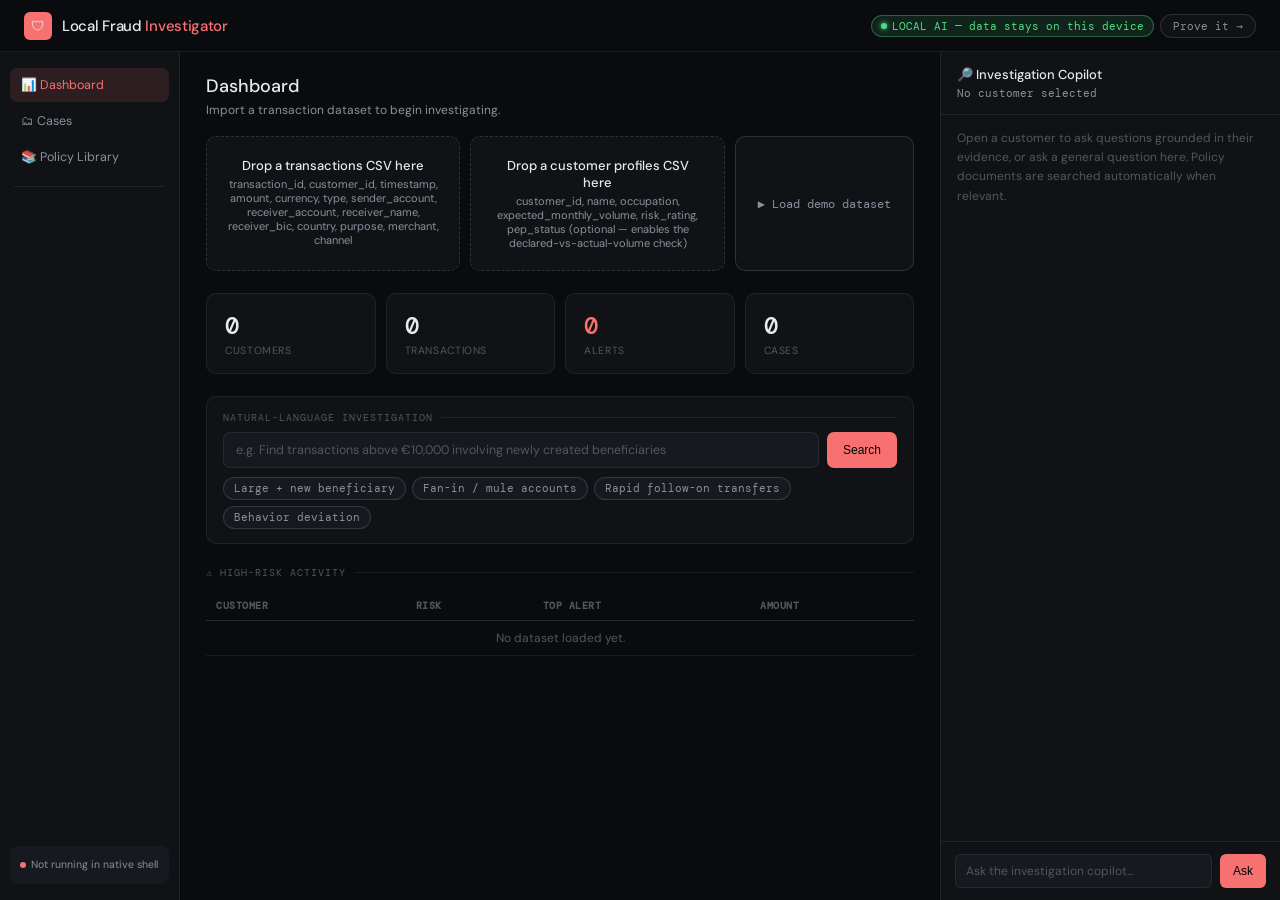
<file: apps/FraudInvestigatorApp/www/index.html>
<!DOCTYPE html>
<html lang="en">
<head>
<meta charset="UTF-8">
<meta name="viewport" content="width=device-width, initial-scale=1.0">
<title>Local Fraud Investigator — On-Device AI</title>
<link href="https://fonts.googleapis.com/css2?family=DM+Mono:ital,wght@0,300;0,400;0,500;1,300&family=DM+Sans:ital,opsz,wght@0,9..40,300;0,9..40,400;0,9..40,500;1,9..40,300&display=swap" rel="stylesheet">
<style>
:root {
  --bg:#0a0b0e;--bg2:#101216;--bg3:#161920;
  --border:rgba(255,255,255,0.07);--border2:rgba(255,255,255,0.13);
  --text:#e8eaed;--text2:#8b909c;--text3:#52565f;
  --accent:#f87171;--accent2:#ef4444;--accent-dim:rgba(248,113,113,0.12);--accent-dim2:rgba(248,113,113,0.06);
  --green:#4ade80;--green-dim:rgba(74,222,128,0.12);
  --blue:#60a5fa;--blue-dim:rgba(96,165,250,0.12);
  --amber:#fbbf24;--amber-dim:rgba(251,191,36,0.12);
  --violet:#a78bfa;--violet-dim:rgba(167,139,250,0.12);
  --mono:'DM Mono',monospace;--sans:'DM Sans',sans-serif;
  --r:10px;--r2:6px;
}
*,*::before,*::after{box-sizing:border-box;margin:0;padding:0;}
html{font-size:14px;}
body{background:var(--bg);color:var(--text);font-family:var(--sans);min-height:100vh;display:flex;flex-direction:column;}
::-webkit-scrollbar{width:4px;}
::-webkit-scrollbar-track{background:var(--bg2);}
::-webkit-scrollbar-thumb{background:var(--bg3);border-radius:2px;}

nav{display:flex;align-items:center;justify-content:space-between;padding:0 24px;height:52px;border-bottom:1px solid var(--border);background:var(--bg);position:sticky;top:0;z-index:200;}
.nav-brand{display:flex;align-items:center;gap:10px;}
.nav-logo{width:28px;height:28px;background:var(--accent);border-radius:6px;display:flex;align-items:center;justify-content:center;font-size:14px;}
.nav-title{font-size:15px;font-weight:500;letter-spacing:-0.02em;}
.nav-title span{color:var(--accent);}
.nav-pills{display:flex;gap:6px;align-items:center;}
.pill{font-size:11px;font-family:var(--mono);padding:3px 9px;border-radius:20px;border:1px solid var(--border2);color:var(--text2);background:var(--bg2);}
.pill.local{border-color:rgba(74,222,128,0.35);color:var(--green);background:var(--green-dim);display:flex;align-items:center;gap:5px;}
.pill-dot{width:6px;height:6px;border-radius:50%;background:var(--green);box-shadow:0 0 5px var(--green);}
.proveit-btn{background:var(--bg2);border:1px solid var(--border2);border-radius:20px;padding:4px 12px;font-size:11px;font-family:var(--mono);color:var(--text2);cursor:pointer;transition:all 0.15s;}
.proveit-btn:hover{border-color:var(--accent);color:var(--accent);}

.app{flex:1;display:grid;grid-template-columns:180px 1fr 340px;min-height:0;}

/* ── LEFT NAV ── */
.leftnav{border-right:1px solid var(--border);padding:16px 10px;display:flex;flex-direction:column;gap:2px;background:var(--bg2);}
.nav-item{display:flex;align-items:center;gap:9px;padding:9px 11px;border-radius:7px;font-size:12.5px;color:var(--text2);cursor:pointer;transition:all 0.15s;}
.nav-item:hover{background:var(--bg3);color:var(--text);}
.nav-item.active{background:var(--accent-dim);color:var(--accent);}
.nav-sep{height:1px;background:var(--border);margin:10px 4px;}
.nav-mini-status{margin-top:auto;padding:10px;background:var(--bg3);border-radius:8px;font-size:10.5px;color:var(--text2);line-height:1.7;}
.nav-mini-status .sdot{display:inline-block;width:6px;height:6px;border-radius:50%;margin-right:5px;}

/* ── MAIN ── */
main{overflow-y:auto;padding:22px 26px;}
.view{display:none;}
.view.active{display:block;animation:fadeIn 0.25s ease;}
.sh{font-size:10px;font-family:var(--mono);letter-spacing:0.1em;color:var(--text3);text-transform:uppercase;margin-bottom:12px;display:flex;align-items:center;gap:8px;}
.sh::after{content:'';flex:1;height:1px;background:var(--border);}
.page-title{font-size:18px;font-weight:500;margin-bottom:4px;}
.page-sub{font-size:12px;color:var(--text2);margin-bottom:18px;}

/* stat row */
.stat-row{display:grid;grid-template-columns:repeat(4,1fr);gap:10px;margin-bottom:22px;}
.stat-card{background:var(--bg2);border:1px solid var(--border);border-radius:var(--r);padding:16px 18px;}
.stat-v{font-family:var(--mono);font-size:24px;font-weight:500;color:var(--text);}
.stat-l{font-size:10.5px;color:var(--text3);text-transform:uppercase;letter-spacing:0.06em;margin-top:3px;}
.stat-card.alert .stat-v{color:var(--accent);}

/* upload */
.upload-row{display:flex;gap:10px;margin-bottom:22px;align-items:stretch;}
.upload-zone{flex:1;border:1px dashed var(--border2);border-radius:var(--r);background:var(--bg2);padding:20px;text-align:center;cursor:pointer;transition:all 0.2s;position:relative;}
.upload-zone:hover,.upload-zone.drag{border-color:var(--accent);background:var(--accent-dim2);}
.upload-zone input{position:absolute;inset:0;opacity:0;cursor:pointer;width:100%;}
.upload-title{font-size:13px;font-weight:500;margin-bottom:3px;}
.upload-sub{font-size:11px;color:var(--text2);}
.demo-btn{background:var(--bg2);border:1px solid var(--border2);border-radius:var(--r);padding:0 22px;font-size:12px;font-family:var(--mono);color:var(--text2);cursor:pointer;transition:all 0.15s;white-space:nowrap;}
.demo-btn:hover{border-color:var(--green);color:var(--green);}

/* NL query */
.nlq-box{background:var(--bg2);border:1px solid var(--border);border-radius:var(--r);padding:14px 16px;margin-bottom:22px;}
.nlq-row{display:flex;gap:8px;}
.nlq-input{flex:1;background:var(--bg3);border:1px solid var(--border);border-radius:7px;padding:9px 12px;font-size:12.5px;color:var(--text);font-family:var(--sans);}
.nlq-input:focus{outline:none;border-color:var(--accent);}
.nlq-input::placeholder{color:var(--text3);}
.nlq-btn{background:var(--accent);color:#000;border:none;border-radius:7px;padding:0 16px;font-size:12px;font-weight:500;cursor:pointer;}
.nlq-btn:disabled{opacity:0.4;cursor:not-allowed;}
.nlq-examples{display:flex;flex-wrap:wrap;gap:6px;margin-top:9px;}
.nlq-chip{font-size:10.5px;font-family:var(--mono);background:var(--bg3);border:1px solid var(--border2);color:var(--text2);border-radius:14px;padding:4px 10px;cursor:pointer;transition:all 0.15s;}
.nlq-chip:hover{border-color:var(--accent);color:var(--accent);}
.nlq-result{margin-top:12px;display:none;}
.nlq-result.visible{display:block;animation:fadeIn 0.2s ease;}
.nlq-summary{font-size:12.5px;color:var(--text);margin-bottom:8px;}

/* tables */
.data-table{width:100%;border-collapse:collapse;font-size:12px;}
.data-table th{text-align:left;font-family:var(--mono);font-size:10px;color:var(--text3);text-transform:uppercase;letter-spacing:0.05em;padding:8px 10px;border-bottom:1px solid var(--border2);}
.data-table td{padding:9px 10px;border-bottom:1px solid var(--border);}
.data-table tr.clickable{cursor:pointer;transition:background 0.15s;}
.data-table tr.clickable:hover{background:var(--bg2);}
.risk-badge{font-family:var(--mono);font-size:11px;font-weight:500;padding:2px 8px;border-radius:10px;}
.risk-high{background:var(--accent-dim);color:var(--accent);}
.risk-med{background:var(--amber-dim);color:var(--amber);}
.risk-low{background:var(--green-dim);color:var(--green);}
.empty-note{font-size:12px;color:var(--text3);padding:16px 0;text-align:center;}

/* customer detail */
.back-link{font-size:11px;color:var(--text2);cursor:pointer;margin-bottom:14px;display:inline-flex;align-items:center;gap:5px;}
.back-link:hover{color:var(--accent);}
.cust-header{display:flex;align-items:center;justify-content:space-between;margin-bottom:18px;}
.cust-id{font-size:20px;font-weight:500;font-family:var(--mono);}
.cust-actions{display:flex;gap:8px;}
.btn{padding:8px 16px;border-radius:7px;font-size:12px;font-weight:500;cursor:pointer;border:1px solid var(--border2);background:var(--bg2);color:var(--text2);transition:all 0.15s;}
.btn:hover{border-color:var(--text);color:var(--text);}
.btn.primary{background:var(--accent);color:#000;border-color:var(--accent);}
.btn.primary:hover{background:var(--accent2);}
.btn:disabled{opacity:0.4;cursor:not-allowed;}

.risk-score-box{display:flex;align-items:center;gap:20px;background:var(--bg2);border:1px solid var(--border);border-radius:var(--r);padding:18px 20px;margin-bottom:18px;}
.risk-score-num{font-family:var(--mono);font-size:34px;font-weight:500;}
.risk-score-num.high{color:var(--accent);}
.risk-score-num.med{color:var(--amber);}
.risk-score-num.low{color:var(--green);}
.risk-score-label{font-size:10px;color:var(--text3);text-transform:uppercase;letter-spacing:0.06em;}
.risk-factors{flex:1;display:flex;flex-direction:column;gap:6px;}
.rf-row{display:flex;align-items:center;gap:10px;font-size:11.5px;}
.rf-label{width:190px;flex-shrink:0;color:var(--text2);}
.rf-bar-track{flex:1;height:7px;background:var(--bg3);border-radius:4px;overflow:hidden;}
.rf-bar-fill{height:100%;background:var(--accent);border-radius:4px;}

.evidence-list{display:flex;flex-direction:column;gap:10px;margin-bottom:20px;}
.evidence-card{background:var(--bg2);border:1px solid var(--border);border-radius:8px;padding:12px 14px;border-left:3px solid var(--accent);}
.ev-title{font-size:12.5px;font-weight:500;margin-bottom:6px;}
.ev-detail{font-family:var(--mono);font-size:11px;color:var(--text2);line-height:1.7;white-space:pre-wrap;}

.assessment-box{font-size:13px;color:var(--text);line-height:1.7;margin-bottom:20px;padding:14px 16px;background:var(--bg2);border-radius:var(--r);border:1px solid var(--border);}

/* transaction graph */
.graph-box{background:radial-gradient(ellipse 80% 100% at 50% 0%, rgba(248,113,113,0.05), transparent 60%), var(--bg2);border:1px solid var(--border);border-radius:var(--r);padding:22px 18px;margin-bottom:20px;overflow-x:auto;position:relative;}
.graph-legend{display:flex;gap:16px;margin-bottom:14px;font-size:10.5px;color:var(--text2);font-family:var(--mono);}
.graph-legend span{display:inline-flex;align-items:center;gap:5px;}
.graph-legend .dot{width:8px;height:8px;border-radius:50%;display:inline-block;}
.graph-svg-wrap{min-width:100%;display:flex;justify-content:center;}
.gnode{cursor:pointer;}
.gnode .node-card{fill:url(#nodeGrad);stroke:var(--border2);stroke-width:1.3;transition:filter 0.2s, stroke 0.2s;}
.gnode:hover .node-card{stroke:var(--accent);}
.gnode.origin .node-card{fill:url(#originGrad);stroke:rgba(96,165,250,0.5);}
.gnode.flagged .node-card{stroke:var(--accent);stroke-width:1.6;}
.gnode .node-icon-bg{fill:var(--bg);opacity:0.5;}
.gnode .node-title{fill:var(--text);font-family:var(--mono);font-size:11.5px;font-weight:700;}
.gnode .node-sub{fill:var(--text2);font-family:var(--mono);font-size:9px;text-transform:uppercase;letter-spacing:0.04em;}
.gnode .node-country{fill:var(--violet);font-family:var(--mono);font-size:9px;}
.gnode .node-role{fill:var(--text3);font-family:var(--mono);font-size:8.5px;text-transform:uppercase;letter-spacing:0.06em;}
.halo{animation:haloPulse 2.2s ease-in-out infinite;transform-origin:center;}
@keyframes haloPulse{0%,100%{opacity:0.55;transform:scale(1);}50%{opacity:0.12;transform:scale(1.28);}}
.flow-pulse{filter:drop-shadow(0 0 3px var(--accent));}
.edge-path{fill:none;stroke-linecap:round;}
.edge-amount-pill rect{fill:var(--bg);stroke:var(--border2);stroke-width:1;}
.edge-amount-pill text{font-family:var(--mono);font-weight:600;}
.edge-time-label{fill:var(--text3);font-family:var(--mono);font-size:8.5px;}
.gedge-label{fill:var(--text2);font-family:var(--mono);font-size:10px;}
.account-detail-box{margin-top:12px;background:var(--bg3);border-radius:8px;padding:12px 14px;font-size:12px;display:none;}
.account-detail-box.visible{display:block;}
.account-detail-box .adk{color:var(--text3);font-family:var(--mono);font-size:10px;text-transform:uppercase;}
.account-detail-box .adv{color:var(--text);margin-bottom:8px;}

/* report */
.report-box{background:var(--bg2);border:1px solid var(--border);border-radius:var(--r);padding:20px;margin-top:16px;display:none;white-space:pre-wrap;font-size:12.5px;line-height:1.75;}
.report-box.visible{display:block;animation:fadeIn 0.2s ease;}
.report-box h3{font-size:11px;font-family:var(--mono);color:var(--accent);text-transform:uppercase;letter-spacing:0.08em;margin:14px 0 6px;}
.report-box h3:first-child{margin-top:0;}

/* case card */
.case-card{background:var(--bg2);border:1px solid var(--border);border-radius:var(--r);padding:16px;margin-bottom:12px;cursor:pointer;}
.case-card:hover{border-color:var(--border2);}
.case-top{display:flex;justify-content:space-between;align-items:center;margin-bottom:8px;}
.case-id{font-family:var(--mono);font-size:12px;color:var(--text2);}
.case-status{font-family:var(--mono);font-size:10px;padding:2px 8px;border-radius:10px;background:var(--amber-dim);color:var(--amber);}
.case-status.closed{background:var(--green-dim);color:var(--green);}
.case-meta{font-size:11.5px;color:var(--text2);display:flex;gap:14px;}
.case-detail-panel{background:var(--bg2);border:1px solid var(--border);border-radius:var(--r);padding:18px;margin-top:16px;}
.case-notes{width:100%;background:var(--bg3);border:1px solid var(--border);border-radius:7px;padding:10px 12px;font-size:12.5px;color:var(--text);font-family:var(--sans);min-height:80px;resize:vertical;margin-top:8px;}
.case-notes:focus{outline:none;border-color:var(--accent);}
.case-status-select{background:var(--bg3);border:1px solid var(--border);border-radius:6px;padding:6px 10px;font-size:11px;font-family:var(--mono);color:var(--text);margin-top:8px;}

/* policy library */
.policy-doc-row{display:flex;align-items:center;gap:12px;background:var(--bg2);border:1px solid var(--border);border-radius:8px;padding:11px 14px;margin-bottom:8px;}
.policy-doc-icon{width:30px;height:30px;border-radius:7px;background:var(--violet-dim);color:var(--violet);display:flex;align-items:center;justify-content:center;font-size:13px;flex-shrink:0;}
.policy-doc-name{flex:1;font-size:12.5px;font-weight:500;}
.policy-doc-status{font-family:var(--mono);font-size:10px;padding:2px 8px;border-radius:10px;}
.policy-doc-status.ok{background:var(--green-dim);color:var(--green);}
.policy-doc-status.busy{background:var(--amber-dim);color:var(--amber);}

/* ── RIGHT: INVESTIGATION COPILOT ── */
.copilot{border-left:1px solid var(--border);background:var(--bg2);display:flex;flex-direction:column;min-height:0;}
.copilot-header{padding:14px 16px;border-bottom:1px solid var(--border);}
.copilot-title{font-size:13px;font-weight:500;display:flex;align-items:center;gap:7px;}
.copilot-context{font-size:10.5px;color:var(--text2);margin-top:4px;font-family:var(--mono);}
.copilot-messages{flex:1;overflow-y:auto;padding:14px 16px;display:flex;flex-direction:column;gap:12px;}
.copilot-empty{font-size:12px;color:var(--text3);line-height:1.6;}
.chat-msg{display:flex;flex-direction:column;gap:3px;max-width:96%;}
.chat-msg.user{align-self:flex-end;align-items:flex-end;}
.chat-msg.assistant{align-self:flex-start;align-items:flex-start;}
.chat-bubble{font-size:12px;line-height:1.6;padding:9px 12px;border-radius:10px;white-space:pre-wrap;}
.chat-msg.user .chat-bubble{background:var(--accent-dim);color:var(--text);border:1px solid rgba(248,113,113,0.25);}
.chat-msg.assistant .chat-bubble{background:var(--bg3);color:var(--text);border:1px solid var(--border);}
.chat-msg.assistant.thinking .chat-bubble{color:var(--text2);font-style:italic;}
.chat-msg.error .chat-bubble{background:rgba(248,113,113,0.1);color:var(--accent);}
.chat-cite{font-size:10px;color:var(--violet);font-family:var(--mono);margin-top:2px;}
.copilot-input-row{display:flex;gap:8px;padding:12px 14px;border-top:1px solid var(--border);}
.copilot-input{flex:1;background:var(--bg3);border:1px solid var(--border);border-radius:6px;padding:8px 10px;font-size:12px;color:var(--text);font-family:var(--sans);resize:none;min-height:20px;max-height:80px;}
.copilot-input:focus{outline:none;border-color:var(--accent);}
.copilot-input::placeholder{color:var(--text3);}
.copilot-send{background:var(--accent);color:#000;border:none;border-radius:6px;padding:0 13px;font-size:12px;font-weight:500;cursor:pointer;}
.copilot-send:disabled{opacity:0.4;cursor:not-allowed;}

/* modal (prove-it) */
.modal-bg{position:fixed;inset:0;z-index:500;background:rgba(0,0,0,.85);backdrop-filter:blur(8px);display:none;align-items:center;justify-content:center;padding:20px;}
.modal-bg.show{display:flex;}
.modal-inner{background:var(--bg2);border:1px solid var(--accent);border-radius:14px;max-width:460px;width:100%;overflow:hidden;box-shadow:0 0 60px rgba(248,113,113,0.15);}
.modal-header{padding:18px 22px;border-bottom:1px solid var(--border);display:flex;align-items:center;justify-content:space-between;}
.modal-title{font-size:15px;font-weight:500;}
.modal-close{background:none;border:none;color:var(--text3);cursor:pointer;font-size:18px;}
.modal-body{padding:20px 22px;}
.proof-row{display:flex;align-items:center;justify-content:space-between;padding:7px 0;font-size:13px;border-bottom:1px solid var(--border);}
.proof-row:last-child{border-bottom:none;}
.proof-check{color:var(--green);font-family:var(--mono);margin-right:8px;}
.proof-label{flex:1;}
.proof-badge{font-family:var(--mono);font-size:10px;padding:2px 8px;border-radius:10px;background:var(--green-dim);color:var(--green);}
.proof-divider{height:1px;background:var(--border2);margin:12px 0;}
.proof-stat{display:flex;justify-content:space-between;font-size:12px;padding:5px 0;color:var(--text2);}
.proof-stat b{color:var(--text);font-family:var(--mono);}
.proof-stat.zero b{color:var(--green);}

@keyframes fadeIn{from{opacity:0;transform:translateY(4px)}to{opacity:1;transform:translateY(0)}}
.spin{animation:spin 1s linear infinite;}
@keyframes spin{to{transform:rotate(360deg)}}
</style>
</head>
<body>

<nav>
  <div class="nav-brand">
    <div class="nav-logo">🛡</div>
    <span class="nav-title">Local Fraud <span>Investigator</span></span>
  </div>
  <div class="nav-pills">
    <span class="pill local"><span class="pill-dot"></span>LOCAL AI — data stays on this device</span>
    <button class="proveit-btn" onclick="openProveIt()">Prove it →</button>
  </div>
</nav>

<div class="app">

<!-- ══ LEFT NAV ══ -->
<div class="leftnav">
  <div class="nav-item active" data-view="dashboard" onclick="showView('dashboard')">📊 Dashboard</div>
  <div class="nav-item" data-view="cases" onclick="showView('cases')">🗂 Cases</div>
  <div class="nav-item" data-view="policy" onclick="showView('policy')">📚 Policy Library</div>
  <div class="nav-sep"></div>
  <div class="nav-mini-status">
    <div><span class="sdot" id="miniDot" style="background:var(--text3);"></span><span id="miniText">Checking model...</span></div>
  </div>
</div>

<!-- ══ MAIN ══ -->
<main>

  <!-- ── DASHBOARD ── -->
  <div class="view active" id="view-dashboard">
    <div class="page-title">Dashboard</div>
    <div class="page-sub">Import a transaction dataset to begin investigating.</div>

    <div class="upload-row">
      <div class="upload-zone" id="uploadZone">
        <input type="file" id="fileInput" accept=".csv" onchange="handleTxnFile(this.files[0])">
        <div class="upload-title">Drop a transactions CSV here</div>
        <div class="upload-sub">transaction_id, customer_id, timestamp, amount, currency, type, sender_account, receiver_account, receiver_name, receiver_bic, country, purpose, merchant, channel</div>
      </div>
      <div class="upload-zone" id="profileUploadZone">
        <input type="file" id="profileFileInput" accept=".csv" onchange="handleProfileFile(this.files[0])">
        <div class="upload-title">Drop a customer profiles CSV here</div>
        <div class="upload-sub">customer_id, name, occupation, expected_monthly_volume, risk_rating, pep_status (optional — enables the declared-vs-actual-volume check)</div>
      </div>
      <button class="demo-btn" onclick="loadDemoDataset()">▶ Load demo dataset</button>
    </div>

    <div class="stat-row">
      <div class="stat-card"><div class="stat-v" id="statCustomers">0</div><div class="stat-l">Customers</div></div>
      <div class="stat-card"><div class="stat-v" id="statTxns">0</div><div class="stat-l">Transactions</div></div>
      <div class="stat-card alert"><div class="stat-v" id="statAlerts">0</div><div class="stat-l">Alerts</div></div>
      <div class="stat-card"><div class="stat-v" id="statCases">0</div><div class="stat-l">Cases</div></div>
    </div>

    <div class="nlq-box">
      <div class="sh" style="margin-bottom:8px;">Natural-language investigation</div>
      <div class="nlq-row">
        <input class="nlq-input" id="nlqInput" placeholder="e.g. Find transactions above €10,000 involving newly created beneficiaries" onkeydown="if(event.key==='Enter')runNLQuery()">
        <button class="nlq-btn" id="nlqBtn" onclick="runNLQuery()">Search</button>
      </div>
      <div class="nlq-examples">
        <span class="nlq-chip" onclick="setNLQ('Find transactions above €10,000 involving newly created beneficiaries.')">Large + new beneficiary</span>
        <span class="nlq-chip" onclick="setNLQ('Find accounts receiving money from more than five unrelated customers.')">Fan-in / mule accounts</span>
        <span class="nlq-chip" onclick="setNLQ('Find transactions occurring within 30 minutes of a large incoming payment.')">Rapid follow-on transfers</span>
        <span class="nlq-chip" onclick="setNLQ('Show customers whose current activity differs significantly from their history.')">Behavior deviation</span>
      </div>
      <div class="nlq-result" id="nlqResult">
        <div class="nlq-summary" id="nlqSummary"></div>
        <table class="data-table" id="nlqTable"></table>
      </div>
    </div>

    <div class="sh">⚠ High-risk activity</div>
    <table class="data-table" id="highRiskTable">
      <thead><tr><th>Customer</th><th>Risk</th><th>Top alert</th><th>Amount</th></tr></thead>
      <tbody id="highRiskBody"><tr><td colspan="4" class="empty-note">No dataset loaded yet.</td></tr></tbody>
    </table>
  </div>

  <!-- ── CUSTOMER DETAIL ── -->
  <div class="view" id="view-customer">
    <div class="back-link" onclick="showView('dashboard')">← Back to dashboard</div>
    <div class="cust-header">
      <div>
        <div class="cust-id" id="custDetailId">—</div>
        <div class="page-sub" id="custDetailSub" style="margin-bottom:0;">—</div>
      </div>
      <div class="cust-actions">
        <button class="btn" onclick="generateReport()" id="btnReport">Generate Investigation Report</button>
        <button class="btn primary" onclick="createCase()" id="btnCase">Create Case</button>
      </div>
    </div>

    <div class="risk-score-box">
      <div>
        <div class="risk-score-num" id="riskScoreNum">0</div>
        <div class="risk-score-label">Risk / 100</div>
      </div>
      <div class="risk-factors" id="riskFactors"></div>
    </div>

    <div class="sh">AI explanation — on-device, evidence-grounded</div>
    <div class="assessment-box" id="custAssessment">—</div>

    <div class="sh">Evidence</div>
    <div class="evidence-list" id="evidenceList"></div>

    <div class="sh">Transaction chain</div>
    <div class="graph-box">
      <div class="graph-legend">
        <span><span class="dot" style="background:var(--blue);"></span>Origin (this customer)</span>
        <span><span class="dot" style="background:var(--accent);"></span>Flagged hop</span>
        <span>↝ animated dot = direction &amp; sequence of fund movement</span>
      </div>
      <div class="graph-svg-wrap" id="graphWrap"></div>
      <div class="account-detail-box" id="accountDetailBox"></div>
    </div>

    <div class="report-box" id="reportBox"></div>
  </div>

  <!-- ── CASES ── -->
  <div class="view" id="view-cases">
    <div class="page-title">Cases</div>
    <div class="page-sub">Cases created from flagged customers.</div>
    <div id="casesList"><div class="empty-note">No cases created yet — open a high-risk customer and click "Create Case".</div></div>
    <div class="case-detail-panel" id="caseDetailPanel" style="display:none;"></div>
  </div>

  <!-- ── POLICY LIBRARY ── -->
  <div class="view" id="view-policy">
    <div class="page-title">Policy Library</div>
    <div class="page-sub">Upload internal AML/KYC/fraud policy PDFs. They're indexed on-device (semantic search) so Investigation Copilot can cite them — never uploaded anywhere.</div>
    <div class="upload-row">
      <div class="upload-zone" id="policyUploadZone">
        <input type="file" id="policyFileInput" accept=".pdf" multiple onchange="handlePolicyFiles(this.files)">
        <div class="upload-title">Drop policy PDFs here</div>
        <div class="upload-sub">AML policy, KYC policy, transaction monitoring procedures, fraud handbook...</div>
      </div>
      <button class="demo-btn" onclick="loadDemoPolicies()">▶ Load demo policies</button>
    </div>
    <div class="sh">Indexed documents</div>
    <div id="policyDocList"><div class="empty-note">No policy documents indexed yet.</div></div>
  </div>

</main>

<!-- ══ RIGHT: INVESTIGATION COPILOT ══ -->
<div class="copilot">
  <div class="copilot-header">
    <div class="copilot-title">🔎 Investigation Copilot</div>
    <div class="copilot-context" id="copilotContext">No customer selected</div>
  </div>
  <div class="copilot-messages" id="copilotMessages">
    <div class="copilot-empty">Open a customer to ask questions grounded in their evidence, or ask a general question here. Policy documents are searched automatically when relevant.</div>
  </div>
  <div class="copilot-input-row">
    <textarea class="copilot-input" id="copilotInput" rows="1" placeholder="Ask the investigation copilot..." onkeydown="handleCopilotKey(event)"></textarea>
    <button class="copilot-send" id="copilotSend" onclick="sendCopilotMessage()">Ask</button>
  </div>
</div>

</div>

<!-- ══ PROVE IT MODAL ══ -->
<div class="modal-bg" id="proveModal" onclick="closeProveIt(event)">
  <div class="modal-inner" onclick="event.stopPropagation()">
    <div class="modal-header">
      <div class="modal-title">🟢 AI Processing — Proof</div>
      <button class="modal-close" onclick="document.getElementById('proveModal').classList.remove('show')">&#x2715;</button>
    </div>
    <div class="modal-body">
      <div class="proof-row"><span class="proof-check">✓</span><span class="proof-label">Transaction ingestion</span><span class="proof-badge">LOCAL</span></div>
      <div class="proof-row"><span class="proof-check">✓</span><span class="proof-label">Detection engine (rules + statistics)</span><span class="proof-badge">LOCAL</span></div>
      <div class="proof-row"><span class="proof-check">✓</span><span class="proof-label">Risk scoring</span><span class="proof-badge">LOCAL</span></div>
      <div class="proof-row"><span class="proof-check">✓</span><span class="proof-label">Policy semantic search</span><span class="proof-badge">LOCAL</span></div>
      <div class="proof-row"><span class="proof-check">✓</span><span class="proof-label">AI reasoning / reports</span><span class="proof-badge">LOCAL</span></div>
      <div class="proof-divider"></div>
      <div class="proof-stat"><span>Internet connection</span><b>NOT REQUIRED</b></div>
      <div class="proof-stat zero"><span>External AI API calls</span><b>0</b></div>
      <div class="proof-stat zero"><span>Customer data uploaded</span><b>0 bytes</b></div>
      <div class="proof-stat"><span>Transactions analyzed locally</span><b id="proveTxnCount">0</b></div>
      <div class="proof-stat"><span>Policy chunks indexed locally</span><b id="provePolicyCount">0</b></div>
    </div>
  </div>
</div>

<script src="app.js"></script>
</body>
</html>
</file>
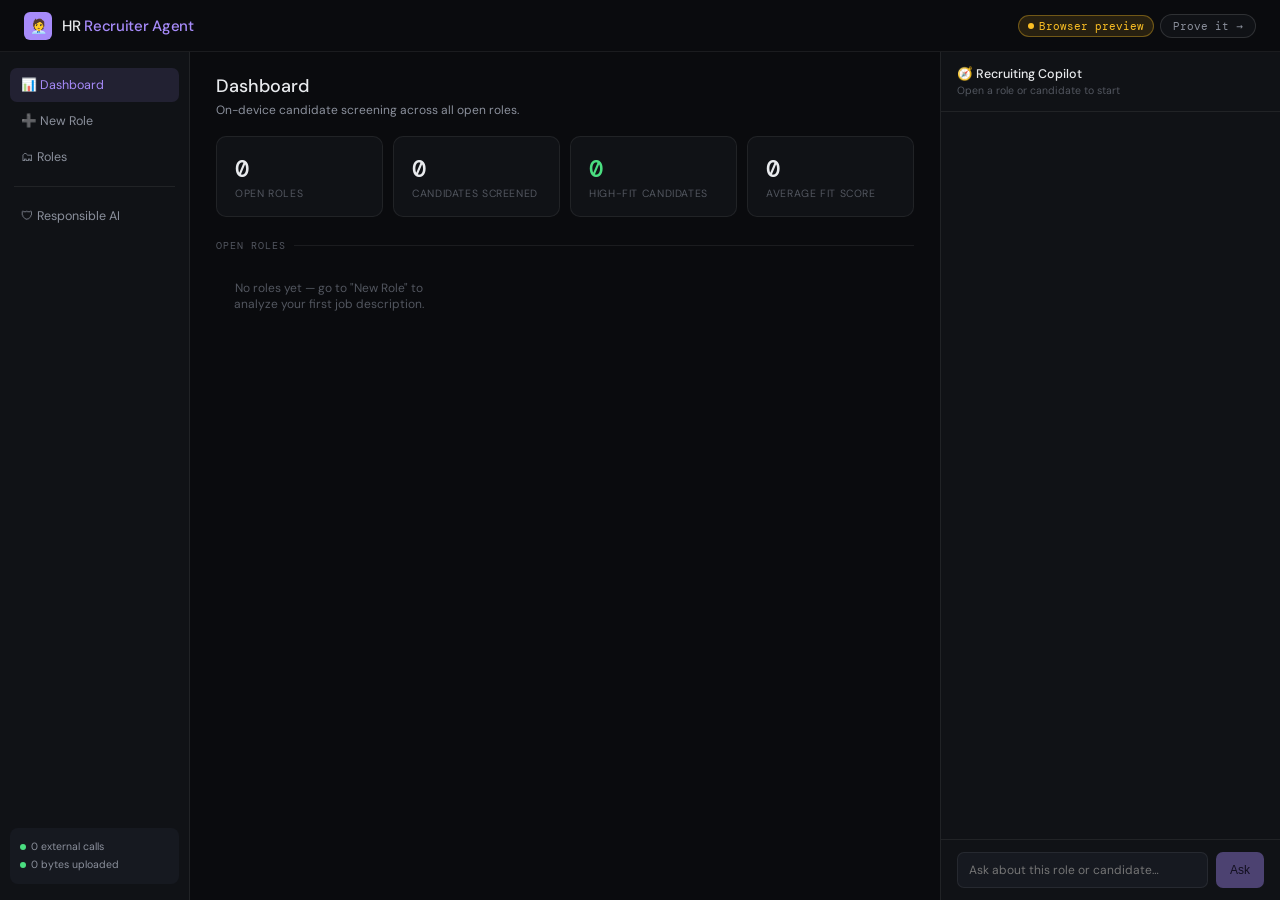
<file: apps/HRRecruiterApp/www/index.html>
<!DOCTYPE html>
<html lang="en">
<head>
<meta charset="UTF-8">
<meta name="viewport" content="width=device-width, initial-scale=1.0">
<title>HR Recruiter Agent — On-Device AI</title>
<link href="https://fonts.googleapis.com/css2?family=DM+Mono:ital,wght@0,300;0,400;0,500;1,300&family=DM+Sans:ital,opsz,wght@0,9..40,300;0,9..40,400;0,9..40,500;1,9..40,300&display=swap" rel="stylesheet">
<style>
:root {
  --bg:#0a0b0e;--bg2:#101216;--bg3:#161920;
  --border:rgba(255,255,255,0.07);--border2:rgba(255,255,255,0.13);
  --text:#e8eaed;--text2:#8b909c;--text3:#52565f;
  --accent:#a78bfa;--accent2:#8b5cf6;--accent-dim:rgba(167,139,250,0.12);--accent-dim2:rgba(167,139,250,0.06);
  --red:#f87171;--red-dim:rgba(248,113,113,0.12);
  --green:#4ade80;--green-dim:rgba(74,222,128,0.12);
  --amber:#fbbf24;--amber-dim:rgba(251,191,36,0.12);
  --blue:#60a5fa;--blue-dim:rgba(96,165,250,0.12);
  --mono:'DM Mono',monospace;--sans:'DM Sans',sans-serif;
  --r:10px;--r2:6px;
}
*,*::before,*::after{box-sizing:border-box;margin:0;padding:0;}
html{font-size:14px;}
body{background:var(--bg);color:var(--text);font-family:var(--sans);min-height:100vh;display:flex;flex-direction:column;}
::-webkit-scrollbar{width:4px;}
::-webkit-scrollbar-track{background:var(--bg2);}
::-webkit-scrollbar-thumb{background:var(--bg3);border-radius:2px;}
@keyframes fadeIn{from{opacity:0;transform:translateY(4px);}to{opacity:1;transform:translateY(0);}}
@keyframes spin{to{transform:rotate(360deg);}}

nav{display:flex;align-items:center;justify-content:space-between;padding:0 24px;height:52px;border-bottom:1px solid var(--border);background:var(--bg);position:sticky;top:0;z-index:200;}
.nav-brand{display:flex;align-items:center;gap:10px;}
.nav-logo{width:28px;height:28px;background:var(--accent);border-radius:6px;display:flex;align-items:center;justify-content:center;font-size:14px;}
.nav-title{font-size:15px;font-weight:500;letter-spacing:-0.02em;}
.nav-title span{color:var(--accent);}
.nav-pills{display:flex;gap:6px;align-items:center;}
.pill{font-size:11px;font-family:var(--mono);padding:3px 9px;border-radius:20px;border:1px solid var(--border2);color:var(--text2);background:var(--bg2);}
.pill.local{border-color:rgba(74,222,128,0.35);color:var(--green);background:var(--green-dim);display:flex;align-items:center;gap:5px;}
.pill-dot{width:6px;height:6px;border-radius:50%;background:var(--green);box-shadow:0 0 5px var(--green);}
.proveit-btn{background:var(--bg2);border:1px solid var(--border2);border-radius:20px;padding:4px 12px;font-size:11px;font-family:var(--mono);color:var(--text2);cursor:pointer;transition:all 0.15s;}
.proveit-btn:hover{border-color:var(--accent);color:var(--accent);}

.app{flex:1;display:grid;grid-template-columns:190px 1fr 340px;min-height:0;}

.leftnav{border-right:1px solid var(--border);padding:16px 10px;display:flex;flex-direction:column;gap:2px;background:var(--bg2);}
.nav-item{display:flex;align-items:center;gap:9px;padding:9px 11px;border-radius:7px;font-size:12.5px;color:var(--text2);cursor:pointer;transition:all 0.15s;}
.nav-item:hover{background:var(--bg3);color:var(--text);}
.nav-item.active{background:var(--accent-dim);color:var(--accent);}
.nav-sep{height:1px;background:var(--border);margin:10px 4px;}
.nav-mini-status{margin-top:auto;padding:10px;background:var(--bg3);border-radius:8px;font-size:10.5px;color:var(--text2);line-height:1.7;}
.nav-mini-status .sdot{display:inline-block;width:6px;height:6px;border-radius:50%;margin-right:5px;}

main{overflow-y:auto;padding:22px 26px;}
.view{display:none;}
.view.active{display:block;animation:fadeIn 0.25s ease;}
.sh{font-size:10px;font-family:var(--mono);letter-spacing:0.1em;color:var(--text3);text-transform:uppercase;margin-bottom:12px;display:flex;align-items:center;gap:8px;}
.sh::after{content:'';flex:1;height:1px;background:var(--border);}
.page-title{font-size:18px;font-weight:500;margin-bottom:4px;}
.page-sub{font-size:12px;color:var(--text2);margin-bottom:18px;}

.stat-row{display:grid;grid-template-columns:repeat(4,1fr);gap:10px;margin-bottom:22px;}
.stat-card{background:var(--bg2);border:1px solid var(--border);border-radius:var(--r);padding:16px 18px;}
.stat-v{font-family:var(--mono);font-size:24px;font-weight:500;color:var(--text);}
.stat-l{font-size:10.5px;color:var(--text3);text-transform:uppercase;letter-spacing:0.06em;margin-top:3px;}
.stat-card.alert .stat-v{color:var(--red);}
.stat-card.warn .stat-v{color:var(--amber);}
.stat-card.good .stat-v{color:var(--green);}

.upload-zone{border:1px dashed var(--border2);border-radius:var(--r);background:var(--bg2);padding:20px;text-align:center;cursor:pointer;transition:all 0.2s;position:relative;}
.upload-zone:hover,.upload-zone.drag{border-color:var(--accent);background:var(--accent-dim2);}
.upload-zone input{position:absolute;inset:0;opacity:0;cursor:pointer;width:100%;}
.upload-title{font-size:13px;font-weight:500;margin-bottom:3px;}
.upload-sub{font-size:11px;color:var(--text2);}

.data-table{width:100%;border-collapse:collapse;font-size:12px;}
.data-table th{text-align:left;font-family:var(--mono);font-size:10px;color:var(--text3);text-transform:uppercase;letter-spacing:0.05em;padding:8px 10px;border-bottom:1px solid var(--border2);}
.data-table td{padding:9px 10px;border-bottom:1px solid var(--border);vertical-align:top;}
.data-table tr.clickable{cursor:pointer;transition:background 0.15s;}
.data-table tr.clickable:hover{background:var(--bg2);}
.badge{font-family:var(--mono);font-size:11px;font-weight:500;padding:2px 8px;border-radius:10px;white-space:nowrap;}
.badge.high{background:var(--green-dim);color:var(--green);}
.badge.medium{background:var(--amber-dim);color:var(--amber);}
.badge.low{background:var(--red-dim);color:var(--red);}
.badge.met{background:var(--green-dim);color:var(--green);}
.badge.partial{background:var(--amber-dim);color:var(--amber);}
.badge.notmet{background:var(--red-dim);color:var(--red);}
.badge.must{background:var(--accent-dim);color:var(--accent);}
.badge.nice{background:var(--blue-dim);color:var(--blue);}
.empty-note{font-size:12px;color:var(--text3);padding:16px 0;text-align:center;}

.back-link{font-size:11px;color:var(--text2);cursor:pointer;margin-bottom:14px;display:inline-flex;align-items:center;gap:5px;}
.back-link:hover{color:var(--accent);}
.page-header{display:flex;align-items:center;justify-content:space-between;margin-bottom:18px;flex-wrap:wrap;gap:10px;}
.page-id{font-size:20px;font-weight:500;}
.btn{padding:8px 16px;border-radius:7px;font-size:12px;font-weight:500;cursor:pointer;border:1px solid var(--border2);background:var(--bg2);color:var(--text2);transition:all 0.15s;}
.btn:hover{border-color:var(--text);color:var(--text);}
.btn.primary{background:var(--accent);color:#140a2b;border-color:var(--accent);}
.btn.primary:hover{background:var(--accent2);}
.btn:disabled{opacity:0.4;cursor:not-allowed;}
.btn.small{padding:4px 10px;font-size:11px;}

.card{background:var(--bg2);border:1px solid var(--border);border-radius:var(--r);padding:16px 18px;margin-bottom:16px;}
.card-title{font-size:12.5px;font-weight:500;margin-bottom:12px;display:flex;align-items:center;gap:7px;}

.score-box{display:flex;align-items:center;gap:20px;background:var(--bg2);border:1px solid var(--border);border-radius:var(--r);padding:18px 20px;margin-bottom:18px;}
.score-num{font-family:var(--mono);font-size:34px;font-weight:500;}
.score-num.high{color:var(--green);}
.score-num.medium{color:var(--amber);}
.score-num.low{color:var(--red);}
.score-meta{flex:1;}
.score-label{font-size:11px;color:var(--text2);text-transform:uppercase;letter-spacing:0.05em;margin-bottom:2px;}
.score-sub{font-size:12.5px;color:var(--text);}

.req-item{border-bottom:1px solid var(--border);padding:10px 0;}
.req-item:last-child{border-bottom:none;}
.req-head{display:flex;align-items:center;justify-content:space-between;gap:10px;cursor:pointer;}
.req-text{font-size:12.5px;flex:1;}
.req-badges{display:flex;gap:6px;align-items:center;flex-shrink:0;}
.evidence-box{margin-top:8px;padding:10px 12px;background:var(--bg3);border-radius:7px;font-size:11.5px;display:none;}
.evidence-box.visible{display:block;animation:fadeIn 0.2s ease;}
.evidence-row{margin-bottom:6px;}
.evidence-row:last-child{margin-bottom:0;}
.evidence-label{font-family:var(--mono);font-size:9.5px;color:var(--text3);text-transform:uppercase;letter-spacing:0.05em;margin-bottom:2px;}
.evidence-quote{color:var(--text);font-style:italic;}

.list-item{display:flex;gap:9px;align-items:flex-start;padding:7px 0;font-size:12.5px;line-height:1.5;}
.list-item .dot{flex-shrink:0;margin-top:5px;width:6px;height:6px;border-radius:50%;}
.list-item.strength .dot{background:var(--green);}
.list-item.gap .dot{background:var(--amber);}

.iq-item{border-bottom:1px solid var(--border);padding:10px 0;}
.iq-item:last-child{border-bottom:none;}
.iq-q{font-size:12.5px;font-weight:500;margin-bottom:3px;}
.iq-r{font-size:11.5px;color:var(--text2);}

.profile-grid{display:grid;grid-template-columns:1fr 1fr;gap:14px;}
.profile-field{margin-bottom:10px;}
.profile-label{font-size:10px;color:var(--text3);text-transform:uppercase;letter-spacing:0.05em;margin-bottom:2px;font-family:var(--mono);}
.profile-value{font-size:12.5px;}
.work-item{border-left:2px solid var(--border2);padding-left:12px;margin-bottom:12px;}
.work-title{font-size:12.5px;font-weight:500;}
.work-meta{font-size:11px;color:var(--text2);margin-bottom:3px;}
.work-desc{font-size:11.5px;color:var(--text2);}
.skill-chip{display:inline-block;font-size:11px;background:var(--bg3);border:1px solid var(--border2);color:var(--text2);border-radius:12px;padding:3px 10px;margin:0 5px 5px 0;}

.loading-inline{display:inline-flex;align-items:center;gap:7px;font-size:11.5px;color:var(--text2);}
.spinner{width:12px;height:12px;border:2px solid var(--border2);border-top-color:var(--accent);border-radius:50%;animation:spin 0.7s linear infinite;}

.copilot{border-left:1px solid var(--border);background:var(--bg2);display:flex;flex-direction:column;min-height:0;}
.copilot-head{padding:14px 16px;border-bottom:1px solid var(--border);}
.copilot-title{font-size:12.5px;font-weight:500;display:flex;align-items:center;gap:7px;}
.copilot-sub{font-size:10.5px;color:var(--text3);margin-top:2px;}
.copilot-body{flex:1;overflow-y:auto;padding:14px 16px;display:flex;flex-direction:column;gap:10px;}
.msg{font-size:12px;line-height:1.55;padding:9px 11px;border-radius:9px;max-width:100%;}
.msg.user{background:var(--accent-dim);color:var(--text);align-self:flex-end;}
.msg.ai{background:var(--bg3);color:var(--text);}
.msg.ai.typing{color:var(--text2);font-style:italic;}
.copilot-examples{display:flex;flex-direction:column;gap:6px;padding:0 16px 10px;}
.copilot-chip{font-size:11px;text-align:left;background:var(--bg3);border:1px solid var(--border2);color:var(--text2);border-radius:7px;padding:7px 10px;cursor:pointer;transition:all 0.15s;}
.copilot-chip:hover{border-color:var(--accent);color:var(--accent);}
.copilot-input-row{padding:12px 16px;border-top:1px solid var(--border);display:flex;gap:8px;}
.copilot-input{flex:1;background:var(--bg3);border:1px solid var(--border);border-radius:7px;padding:9px 11px;font-size:12px;color:var(--text);font-family:var(--sans);}
.copilot-input:focus{outline:none;border-color:var(--accent);}
.copilot-send{background:var(--accent);color:#140a2b;border:none;border-radius:7px;padding:0 14px;font-size:12px;font-weight:500;cursor:pointer;}
.copilot-send:disabled{opacity:0.4;cursor:not-allowed;}

.role-grid{display:grid;grid-template-columns:repeat(3,1fr);gap:10px;margin-bottom:8px;}
.role-card{background:var(--bg2);border:1px solid var(--border);border-radius:var(--r);padding:16px;cursor:pointer;transition:all 0.15s;}
.role-card:hover{border-color:var(--accent);}
.role-name{font-size:13.5px;font-weight:500;margin-bottom:4px;}
.role-company{font-size:11px;color:var(--text3);margin-bottom:8px;}
.role-mini-stats{display:flex;gap:14px;font-size:11px;color:var(--text2);}
.role-mini-stats b{color:var(--text);font-family:var(--mono);}

.security-grid{display:grid;grid-template-columns:1fr 1fr;gap:10px;}
.sec-row{display:flex;justify-content:space-between;padding:10px 14px;background:var(--bg3);border-radius:7px;font-size:12px;}
.sec-row b{font-family:var(--mono);}
.sec-row.ok b{color:var(--green);}

textarea.jd-input{width:100%;min-height:220px;background:var(--bg3);border:1px solid var(--border);border-radius:7px;padding:12px;font-size:12.5px;color:var(--text);font-family:var(--sans);resize:vertical;}
textarea.jd-input:focus{outline:none;border-color:var(--accent);}
input.text-input{background:var(--bg3);border:1px solid var(--border);border-radius:7px;padding:9px 11px;font-size:12.5px;color:var(--text);font-family:var(--sans);width:100%;}
input.text-input:focus{outline:none;border-color:var(--accent);}
.form-row{margin-bottom:12px;}
.form-label{font-size:11px;color:var(--text2);margin-bottom:5px;display:block;}

.toast-wrap{position:fixed;bottom:20px;left:50%;transform:translateX(-50%);z-index:999;display:flex;flex-direction:column;gap:8px;align-items:center;}
.toast{background:var(--bg3);border:1px solid var(--border2);color:var(--text);font-size:12px;padding:9px 16px;border-radius:20px;animation:fadeIn 0.2s ease;box-shadow:0 4px 14px rgba(0,0,0,0.4);}
</style>
</head>
<body>

<nav>
  <div class="nav-brand">
    <div class="nav-logo">🧑‍💼</div>
    <div class="nav-title">HR <span>Recruiter Agent</span></div>
  </div>
  <div class="nav-pills">
    <span class="pill local" id="localPill"><span class="pill-dot"></span> Local AI</span>
    <button class="proveit-btn" id="proveItBtn">Prove it →</button>
  </div>
</nav>

<div class="app">
  <div class="leftnav">
    <div class="nav-item active" data-view="dashboard">📊 Dashboard</div>
    <div class="nav-item" data-view="newrole">➕ New Role</div>
    <div class="nav-item" data-view="roles">🗂 Roles</div>
    <div class="nav-sep"></div>
    <div class="nav-item" data-view="responsibleai">🛡 Responsible AI</div>
    <div class="nav-mini-status" id="navMiniStatus">
      <div><span class="sdot" style="background:var(--green)"></span>0 external calls</div>
      <div><span class="sdot" style="background:var(--green)"></span>0 bytes uploaded</div>
    </div>
  </div>

  <main>
    <!-- DASHBOARD -->
    <div class="view active" id="view-dashboard">
      <div class="page-title">Dashboard</div>
      <div class="page-sub">On-device candidate screening across all open roles.</div>
      <div class="stat-row" id="dashStats"></div>
      <div class="sh">Open Roles</div>
      <div class="role-grid" id="dashRoleGrid"></div>
    </div>

    <!-- NEW ROLE -->
    <div class="view" id="view-newrole">
      <div class="page-title">New Role</div>
      <div class="page-sub">Paste or upload a job description — the Role Analyzer extracts structured, checkable requirements on-device.</div>

      <div class="form-row">
        <label class="form-label">…or fetch from a job posting URL (Indeed, LinkedIn, Upwork, etc.)</label>
        <div style="display:flex;gap:8px;">
          <input type="text" class="text-input" id="jdUrlInput" placeholder="https://www.indeed.com/viewjob?jk=..." style="flex:1;">
          <button class="btn" id="fetchJdUrlBtn" style="white-space:nowrap;">🔗 Fetch</button>
        </div>
        <div id="jdUrlStatus" style="margin-top:6px;font-size:11.5px;color:var(--text2);"></div>
      </div>
      <div class="form-row">
        <label class="form-label">Job description text</label>
        <textarea class="jd-input" id="jdTextInput" placeholder="Paste the job posting here — straight from Indeed, LinkedIn, Upwork, or anywhere else. The Role Analyzer ignores site navigation, cookie banners, and other page clutter automatically."></textarea>
      </div>
      <div class="form-row">
        <div class="upload-zone" data-doc="jd" style="text-align:left;padding:14px 18px;">
          <div class="upload-title" id="jdDropLabel" data-default-label="📄 …or upload a job description PDF">📄 …or upload a job description PDF</div>
          <div class="upload-sub">Click or drop a PDF — its text will replace the box above</div>
          <input type="file" accept="application/pdf">
        </div>
      </div>
      <button class="btn primary" id="analyzeRoleBtn" disabled>🧠 Analyze Role</button>
      <div id="newRoleStatus" style="margin-top:10px;font-size:12px;"></div>
    </div>

    <!-- ROLES LIST -->
    <div class="view" id="view-roles">
      <div class="page-title">Roles</div>
      <div class="page-sub">All roles analyzed in this session.</div>
      <div class="role-grid" id="rolesGrid"></div>
    </div>

    <!-- ROLE DETAIL (dynamic) -->
    <div class="view" id="view-roledetail">
      <div class="back-link" data-back="roles">← Back to roles</div>
      <div id="roleDetailBody"></div>
    </div>

    <!-- CANDIDATE PROFILE (dynamic) -->
    <div class="view" id="view-candidate">
      <div class="back-link" id="candidateBackLink">← Back to role</div>
      <div id="candidateBody"></div>
    </div>

    <!-- RESPONSIBLE AI -->
    <div class="view" id="view-responsibleai">
      <div class="page-title">Responsible AI</div>
      <div class="page-sub">This entire application runs its AI inference on this device, with explicit guardrails on what the model is allowed to consider.</div>

      <div class="card">
        <div class="card-title">🔐 On-device architecture</div>
        <div class="security-grid">
          <div class="sec-row ok"><span>AI inference</span><b>LOCAL</b></div>
          <div class="sec-row ok"><span>Résumés uploaded externally</span><b>0</b></div>
          <div class="sec-row ok"><span>External AI API calls</span><b>0</b></div>
          <div class="sec-row ok"><span>Internet required</span><b>NO*</b></div>
          <div class="sec-row ok"><span>AI model</span><b>Local (Phi Silica)</b></div>
          <div class="sec-row ok"><span>Hardware acceleration</span><b>NPU</b></div>
        </div>
        <p style="font-size:11px;color:var(--text3);margin-top:12px;line-height:1.6;">
          Résumé text extraction (PdfPig), candidate profile/fit reasoning, interview question generation,
          duplicate-application search (on-device semantic index), and the Recruiting Copilot all run through
          <code>Microsoft.Windows.AI.*</code> APIs directly on this PC's NPU — no résumé, candidate name, or
          assessment ever leaves the device. *Internet is not required for inference once the on-device model is provisioned.
        </p>
      </div>

      <div class="card">
        <div class="card-title">⚖ Fairness guardrail</div>
        <p style="font-size:12px;color:var(--text2);line-height:1.7;">
          Every fit-assessment prompt sent to the model includes this explicit instruction, verbatim:
        </p>
        <div class="evidence-box visible" style="margin-top:8px;">
          <span class="evidence-quote">"Base your evaluation ONLY on job-relevant qualifications: skills, experience,
          education, and certifications found in the résumé text. Do NOT factor in the candidate's name, gender, age,
          ethnicity, nationality, or any other characteristic not directly relevant to job qualifications — evaluate
          the work only."</span>
        </div>
        <p style="font-size:11px;color:var(--text3);margin-top:10px;line-height:1.6;">
          This is a prompting guardrail, not a formal fairness guarantee — the recruiter should still review every
          assessment and evidence trail before making a decision. Every score is fully traceable back to the exact
          résumé text that produced it via "Show me the evidence."
        </p>
      </div>

      <div class="card">
        <div class="card-title">⚙ Model readiness</div>
        <button class="btn" id="checkReadyBtn">Check on-device model</button>
        <span id="readyResult" style="margin-left:10px;font-size:12px;"></span>
      </div>
    </div>
  </main>

  <!-- RECRUITING COPILOT -->
  <div class="copilot">
    <div class="copilot-head">
      <div class="copilot-title">🧭 Recruiting Copilot</div>
      <div class="copilot-sub" id="copilotContext">Open a role or candidate to start</div>
    </div>
    <div class="copilot-body" id="copilotBody"></div>
    <div class="copilot-examples" id="copilotExamples"></div>
    <div class="copilot-input-row">
      <input class="copilot-input" id="copilotInput" placeholder="Ask about this role or candidate…" disabled>
      <button class="copilot-send" id="copilotSend" disabled>Ask</button>
    </div>
  </div>
</div>

<div class="toast-wrap" id="toastWrap"></div>

<script src="app.js"></script>
</body>
</html>
</file>
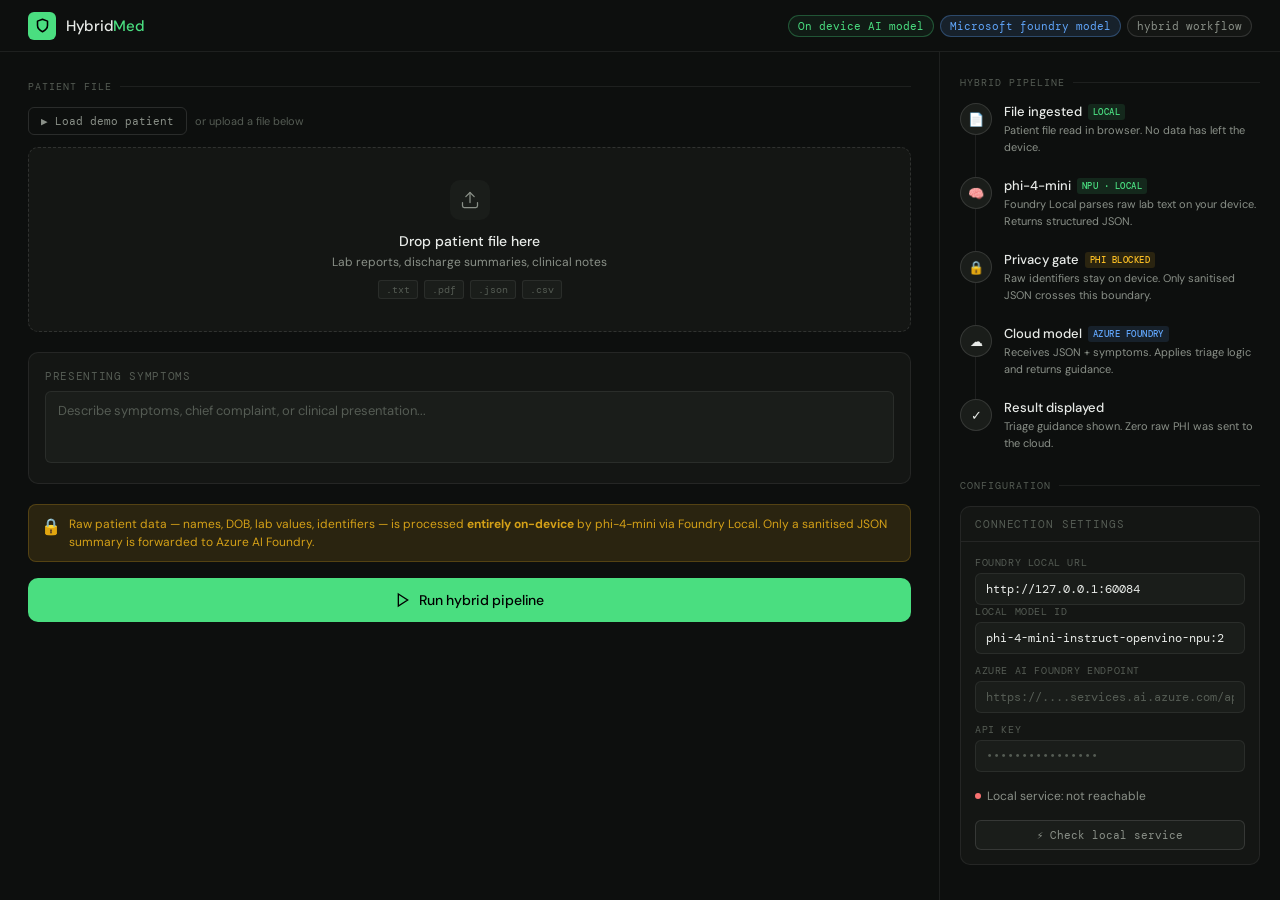
<file: apps/HybridMedApp/www/index.html>
<!DOCTYPE html>
<html lang="en">
<head>
<meta charset="UTF-8">
<meta name="viewport" content="width=device-width, initial-scale=1.0">
<title>HybridMed — On-Device AI + Cloud Triage</title>
<link href="https://fonts.googleapis.com/css2?family=DM+Mono:ital,wght@0,300;0,400;0,500;1,300&family=DM+Sans:ital,opsz,wght@0,9..40,300;0,9..40,400;0,9..40,500;1,9..40,300&display=swap" rel="stylesheet">
<style>
:root {
  --bg:#0d0f0e;--bg2:#141614;--bg3:#1a1d1a;
  --border:rgba(255,255,255,0.07);--border2:rgba(255,255,255,0.12);
  --text:#e8ebe8;--text2:#8a9088;--text3:#555c54;
  --accent:#4ade80;--accent2:#22c55e;--accent-dim:rgba(74,222,128,0.12);--accent-dim2:rgba(74,222,128,0.06);
  --blue:#60a5fa;--blue-dim:rgba(96,165,250,0.12);
  --amber:#fbbf24;--amber-dim:rgba(251,191,36,0.12);
  --red:#f87171;--red-dim:rgba(248,113,113,0.12);
  --mono:'DM Mono',monospace;--sans:'DM Sans',sans-serif;
  --r:10px;--r2:6px;
}
*,*::before,*::after{box-sizing:border-box;margin:0;padding:0;}
html{font-size:14px;}
body{background:var(--bg);color:var(--text);font-family:var(--sans);min-height:100vh;display:flex;flex-direction:column;}
::-webkit-scrollbar{width:4px;}
::-webkit-scrollbar-track{background:var(--bg2);}
::-webkit-scrollbar-thumb{background:var(--bg3);border-radius:2px;}

nav{display:flex;align-items:center;justify-content:space-between;padding:0 28px;height:52px;border-bottom:1px solid var(--border);background:var(--bg);position:sticky;top:0;z-index:100;}
.nav-brand{display:flex;align-items:center;gap:10px;}
.nav-logo{width:28px;height:28px;background:var(--accent);border-radius:6px;display:flex;align-items:center;justify-content:center;}
.nav-logo svg{width:15px;height:15px;fill:none;stroke:#000;stroke-width:2.5;stroke-linecap:round;stroke-linejoin:round;}
.nav-title{font-size:15px;font-weight:500;letter-spacing:-0.02em;}
.nav-title span{color:var(--accent);}
.nav-pills{display:flex;gap:6px;}
.pill{font-size:11px;font-family:var(--mono);padding:3px 9px;border-radius:20px;border:1px solid var(--border2);color:var(--text2);background:var(--bg2);}
.pill.local{border-color:rgba(74,222,128,0.3);color:var(--accent);background:var(--accent-dim2);}
.pill.cloud{border-color:rgba(96,165,250,0.3);color:var(--blue);background:var(--blue-dim);}

.app{flex:1;display:grid;grid-template-columns:1fr 340px;}
.left{padding:28px;border-right:1px solid var(--border);overflow-y:auto;}
.right{padding:24px 20px;overflow-y:auto;display:flex;flex-direction:column;gap:20px;}

.sh{font-size:10px;font-family:var(--mono);letter-spacing:0.1em;color:var(--text3);text-transform:uppercase;margin-bottom:14px;display:flex;align-items:center;gap:8px;}
.sh::after{content:'';flex:1;height:1px;background:var(--border);}

.upload-zone{border:1px dashed var(--border2);border-radius:var(--r);background:var(--bg2);padding:32px 24px;text-align:center;cursor:pointer;transition:all 0.2s;margin-bottom:20px;position:relative;}
.upload-zone:hover,.upload-zone.drag{border-color:var(--accent);background:var(--accent-dim2);}
.upload-zone input{position:absolute;inset:0;opacity:0;cursor:pointer;width:100%;}
.upload-icon{width:40px;height:40px;background:var(--bg3);border-radius:10px;margin:0 auto 12px;display:flex;align-items:center;justify-content:center;}
.upload-icon svg{width:20px;height:20px;fill:none;stroke:var(--text2);stroke-width:1.5;stroke-linecap:round;stroke-linejoin:round;}
.upload-title{font-size:14px;font-weight:500;margin-bottom:4px;}
.upload-sub{font-size:12px;color:var(--text2);}
.upload-formats{margin-top:10px;display:flex;gap:6px;justify-content:center;flex-wrap:wrap;}
.fmt-tag{font-size:10px;font-family:var(--mono);padding:2px 7px;border-radius:3px;background:var(--bg3);color:var(--text3);border:1px solid var(--border);}

.file-loaded{background:var(--bg2);border:1px solid var(--border);border-radius:var(--r);padding:14px 16px;margin-bottom:20px;display:none;animation:fadeIn 0.3s ease;}
.file-loaded.visible{display:flex;align-items:center;gap:12px;}
.file-icon{width:36px;height:36px;background:var(--accent-dim);border-radius:8px;display:flex;align-items:center;justify-content:center;flex-shrink:0;}
.file-icon svg{width:18px;height:18px;fill:none;stroke:var(--accent);stroke-width:1.8;stroke-linecap:round;stroke-linejoin:round;}
.file-meta{flex:1;min-width:0;}
.file-name{font-size:13px;font-weight:500;white-space:nowrap;overflow:hidden;text-overflow:ellipsis;}
.file-size{font-size:11px;color:var(--text2);margin-top:2px;}
.file-clear{background:none;border:none;color:var(--text3);cursor:pointer;font-size:18px;line-height:1;padding:4px;transition:color 0.15s;}
.file-clear:hover{color:var(--red);}

.patient-card{background:var(--bg2);border:1px solid var(--border);border-radius:var(--r);padding:16px;margin-bottom:20px;display:none;}
.patient-card.visible{display:block;animation:fadeIn 0.3s ease;}
.patient-header{display:flex;align-items:center;gap:12px;margin-bottom:14px;}
.patient-avatar{width:38px;height:38px;border-radius:50%;background:var(--bg3);border:1px solid var(--border2);display:flex;align-items:center;justify-content:center;font-size:14px;font-weight:500;color:var(--accent);flex-shrink:0;}
.patient-name{font-size:14px;font-weight:500;}
.patient-dob{font-size:11px;color:var(--text2);margin-top:2px;}
.patient-grid{display:grid;grid-template-columns:1fr 1fr;gap:8px;}
.patient-field{background:var(--bg3);border-radius:6px;padding:8px 10px;}
.pf-label{font-size:10px;font-family:var(--mono);color:var(--text3);text-transform:uppercase;letter-spacing:0.06em;margin-bottom:3px;}
.pf-value{font-size:12px;color:var(--text);}

.symptoms-area{background:var(--bg2);border:1px solid var(--border);border-radius:var(--r);padding:16px;margin-bottom:20px;}
.sym-label{font-size:11px;font-family:var(--mono);color:var(--text3);margin-bottom:8px;text-transform:uppercase;letter-spacing:0.06em;}
.sym-input{width:100%;background:var(--bg3);border:1px solid var(--border);border-radius:6px;padding:10px 12px;font-size:13px;font-family:var(--sans);color:var(--text);resize:none;min-height:72px;transition:border-color 0.15s;}
.sym-input:focus{outline:none;border-color:var(--accent);}
.sym-input::placeholder{color:var(--text3);}

.raw-preview{background:var(--bg2);border:1px solid var(--border);border-radius:var(--r);margin-bottom:20px;display:none;}
.raw-preview.visible{display:block;animation:fadeIn 0.3s ease;}
.raw-header{display:flex;align-items:center;justify-content:space-between;padding:10px 14px;border-bottom:1px solid var(--border);}
.raw-header-left{display:flex;align-items:center;gap:8px;font-size:12px;font-weight:500;}
.lock-badge{font-size:10px;font-family:var(--mono);padding:2px 7px;border-radius:3px;background:var(--amber-dim);color:var(--amber);border:1px solid rgba(251,191,36,0.25);}
.raw-content{padding:12px 14px;font-family:var(--mono);font-size:11px;color:var(--text2);max-height:140px;overflow-y:auto;line-height:1.7;white-space:pre-wrap;}

.privacy-note{display:flex;gap:8px;align-items:flex-start;background:var(--amber-dim);border:1px solid rgba(251,191,36,0.2);border-radius:8px;padding:10px 12px;font-size:12px;color:#d4a017;line-height:1.5;margin-bottom:16px;}

.chat-card{background:var(--bg2);border:1px solid var(--border);border-radius:var(--r);margin-bottom:20px;display:none;overflow:hidden;}
.chat-card.visible{display:block;animation:fadeIn 0.3s ease;}
.chat-header{display:flex;align-items:center;justify-content:space-between;padding:10px 14px;border-bottom:1px solid var(--border);}
.chat-header-left{display:flex;align-items:center;gap:8px;font-size:12px;font-weight:500;}
.chat-messages{max-height:280px;min-height:60px;overflow-y:auto;padding:14px;display:flex;flex-direction:column;gap:10px;}
.chat-empty{font-size:12px;color:var(--text3);text-align:center;padding:10px 0;}
.chat-msg{display:flex;flex-direction:column;gap:3px;max-width:88%;}
.chat-msg.user{align-self:flex-end;align-items:flex-end;}
.chat-msg.assistant{align-self:flex-start;align-items:flex-start;}
.chat-bubble{font-size:12.5px;line-height:1.6;padding:8px 12px;border-radius:10px;white-space:pre-wrap;}
.chat-msg.user .chat-bubble{background:var(--accent-dim);color:var(--text);border:1px solid rgba(74,222,128,0.25);}
.chat-msg.assistant .chat-bubble{background:var(--bg3);color:var(--text);border:1px solid var(--border);}
.chat-msg.assistant.thinking .chat-bubble{color:var(--text2);font-style:italic;}
.chat-msg.error .chat-bubble{background:var(--red-dim);color:var(--red);border:1px solid rgba(248,113,113,0.25);}
.chat-input-row{display:flex;gap:8px;padding:10px 12px;border-top:1px solid var(--border);}
.chat-input{flex:1;background:var(--bg3);border:1px solid var(--border);border-radius:6px;padding:8px 10px;font-size:12.5px;font-family:var(--sans);color:var(--text);resize:none;min-height:20px;max-height:80px;}
.chat-input:focus{outline:none;border-color:var(--accent);}
.chat-input::placeholder{color:var(--text3);}
.chat-send{background:var(--accent);color:#000;border:none;border-radius:6px;padding:0 14px;font-size:12px;font-weight:500;cursor:pointer;transition:all 0.15s;}
.chat-send:hover:not(:disabled){background:var(--accent2);}
.chat-send:disabled{opacity:0.35;cursor:not-allowed;}

.run-btn{width:100%;padding:13px;background:var(--accent);color:#000;border:none;border-radius:var(--r);font-size:14px;font-weight:500;font-family:var(--sans);cursor:pointer;transition:all 0.2s;display:flex;align-items:center;justify-content:center;gap:8px;letter-spacing:-0.01em;}
.run-btn:hover:not(:disabled){background:var(--accent2);transform:translateY(-1px);}
.run-btn:disabled{opacity:0.35;cursor:not-allowed;transform:none;}
.run-btn svg{width:16px;height:16px;}

.demo-btn{background:none;border:1px solid var(--border2);border-radius:6px;padding:6px 12px;font-size:11px;font-family:var(--mono);color:var(--text2);cursor:pointer;transition:all 0.15s;}
.demo-btn:hover{border-color:var(--accent);color:var(--accent);}

.results{margin-top:24px;display:none;}
.results.visible{display:block;animation:fadeIn 0.4s ease;}

.lab-results-grid{display:grid;grid-template-columns:repeat(auto-fill,minmax(180px,1fr));gap:8px;margin-bottom:20px;}
.lab-result-item{background:var(--bg2);border:1px solid var(--border);border-radius:8px;padding:12px;transition:border-color 0.15s;}
.lab-result-item.high{border-left:3px solid var(--red);}
.lab-result-item.moderate{border-left:3px solid var(--amber);}
.lab-result-item.mild{border-left:3px solid var(--blue);}
.lab-result-item.normal{border-left:3px solid var(--accent);}
.lri-test{font-size:11px;font-family:var(--mono);color:var(--text2);margin-bottom:4px;}
.lri-value{font-size:18px;font-weight:500;letter-spacing:-0.02em;}
.lri-unit{font-size:11px;color:var(--text3);font-family:var(--mono);}
.lri-ref{font-size:10px;color:var(--text3);margin-top:4px;font-family:var(--mono);}
.sev-chip{display:inline-block;font-size:9px;font-family:var(--mono);padding:2px 6px;border-radius:3px;text-transform:uppercase;margin-top:6px;}
.sev-high{background:var(--red-dim);color:var(--red);}
.sev-moderate{background:var(--amber-dim);color:var(--amber);}
.sev-mild{background:var(--blue-dim);color:var(--blue);}
.sev-normal{background:var(--accent-dim);color:var(--accent);}

.triage-box{background:var(--bg2);border:1px solid var(--border);border-radius:var(--r);padding:20px;margin-bottom:16px;}
.triage-box.urgent{border-color:rgba(248,113,113,0.4);background:rgba(248,113,113,0.05);}
.triage-header{display:flex;align-items:center;gap:10px;margin-bottom:14px;}
.triage-dot{width:8px;height:8px;border-radius:50%;flex-shrink:0;}
.dot-urgent{background:var(--red);box-shadow:0 0 8px var(--red);animation:pulse 1.5s infinite;}
.dot-normal{background:var(--accent);}
@keyframes pulse{0%,100%{opacity:1;transform:scale(1)}50%{opacity:0.6;transform:scale(1.3)}}
.triage-label{font-size:11px;font-family:var(--mono);color:var(--text2);text-transform:uppercase;letter-spacing:0.08em;}
.triage-text{font-size:14px;line-height:1.75;color:var(--text);white-space:pre-wrap;}
.triage-disclaimer{font-size:11px;color:var(--text3);margin-top:12px;padding-top:12px;border-top:1px solid var(--border);font-family:var(--mono);}

.lab-assessment-box{font-size:12px;color:var(--text2);margin-bottom:12px;padding:10px 12px;background:var(--bg2);border-radius:8px;border:1px solid var(--border);font-family:var(--mono);}

.pipeline{display:flex;flex-direction:column;}
.pipe-step{display:flex;gap:12px;position:relative;}
.pipe-step:not(:last-child)::after{content:'';position:absolute;left:15px;top:32px;bottom:-14px;width:1px;background:var(--border);z-index:0;}
.pipe-step+.pipe-step{margin-top:14px;}
.pipe-node{width:32px;height:32px;border-radius:50%;flex-shrink:0;background:var(--bg3);border:1px solid var(--border2);display:flex;align-items:center;justify-content:center;position:relative;z-index:1;transition:all 0.35s ease;font-size:13px;}
.pipe-node.active{background:var(--accent-dim);border-color:var(--accent);animation:nodeGlow 1s ease-in-out infinite alternate;}
.pipe-node.done{background:var(--accent-dim);border-color:var(--accent2);}
.pipe-node.error{background:var(--red-dim);border-color:var(--red);}
@keyframes nodeGlow{from{box-shadow:0 0 0 0 transparent;}to{box-shadow:0 0 10px 2px rgba(74,222,128,0.2);}}
.pipe-content{flex:1;padding-bottom:8px;}
.pipe-title{font-size:13px;font-weight:500;margin-bottom:2px;display:flex;align-items:center;gap:6px;}
.pipe-sub{font-size:11px;color:var(--text2);line-height:1.5;}
.pipe-badge{font-size:9px;font-family:var(--mono);padding:2px 5px;border-radius:3px;text-transform:uppercase;letter-spacing:0.05em;}
.pb-local{background:var(--accent-dim);color:var(--accent);}
.pb-cloud{background:var(--blue-dim);color:var(--blue);}
.pb-lock{background:var(--amber-dim);color:var(--amber);}
.pipe-log{margin-top:8px;background:var(--bg);border:1px solid var(--border);border-radius:6px;padding:8px 10px;font-family:var(--mono);font-size:10px;color:var(--text2);max-height:90px;overflow-y:auto;line-height:1.6;white-space:pre-wrap;display:none;}
.pipe-log.visible{display:block;animation:fadeIn 0.2s ease;}
.log-ok{color:var(--accent);}
.log-err{color:var(--red);}
.log-dim{color:var(--text3);}

.config-box{background:var(--bg2);border:1px solid var(--border);border-radius:var(--r);overflow:hidden;}
.config-title{padding:10px 14px;border-bottom:1px solid var(--border);font-size:11px;font-family:var(--mono);color:var(--text3);text-transform:uppercase;letter-spacing:0.08em;}
.config-fields{padding:14px;display:flex;flex-direction:column;gap:10px;}
.cfg-field{display:flex;flex-direction:column;gap:4px;}
.cfg-label{font-size:10px;font-family:var(--mono);color:var(--text3);text-transform:uppercase;letter-spacing:0.06em;}
.cfg-input{background:var(--bg3);border:1px solid var(--border);border-radius:6px;padding:7px 10px;font-size:12px;font-family:var(--mono);color:var(--text);transition:border-color 0.15s;}
.cfg-input:focus{outline:none;border-color:var(--accent);}
.cfg-input::placeholder{color:var(--text3);}
.status-row{display:flex;align-items:center;gap:6px;padding:6px 0;font-size:12px;}
.sdot{width:6px;height:6px;border-radius:50%;flex-shrink:0;}
.sdot-green{background:var(--accent);box-shadow:0 0 4px var(--accent);}
.sdot-gray{background:var(--text3);}
.sdot-red{background:var(--red);}
.check-btn{background:var(--bg3);border:1px solid var(--border2);border-radius:6px;padding:7px 12px;font-size:11px;font-family:var(--mono);color:var(--text2);cursor:pointer;transition:all 0.15s;width:100%;}
.check-btn:hover{border-color:var(--accent);color:var(--accent);}

.err-box{background:var(--red-dim);border:1px solid rgba(248,113,113,0.3);border-radius:8px;padding:12px 14px;font-size:12px;color:var(--red);line-height:1.6;white-space:pre-wrap;display:none;margin-top:12px;font-family:var(--mono);}
.err-box.visible{display:block;animation:fadeIn 0.2s ease;}

@keyframes fadeIn{from{opacity:0;transform:translateY(4px)}to{opacity:1;transform:translateY(0)}}
.spin{animation:spin 1s linear infinite;}
@keyframes spin{to{transform:rotate(360deg)}}
</style>
</head>
<body>

<nav>
  <div class="nav-brand">
    <div class="nav-logo">
      <svg viewBox="0 0 24 24"><path d="M12 22s8-4 8-10V5l-8-3-8 3v7c0 6 8 10 8 10z"/></svg>
    </div>
    <span class="nav-title">Hybrid<span>Med</span></span>
  </div>
  <div class="nav-pills">
    <span class="pill local" id="pillLocalModel">On device AI model</span>
    <span class="pill cloud">Microsoft foundry model</span>
    <span class="pill">hybrid workflow</span>
  </div>
</nav>

<div class="app">
<div class="left">

  <div class="sh">Patient file</div>

  <div style="display:flex;gap:8px;margin-bottom:12px;">
    <button class="demo-btn" onclick="loadDemo()">&#9654; Load demo patient</button>
    <span style="font-size:11px;color:var(--text3);align-self:center;">or upload a file below</span>
  </div>

  <div class="upload-zone" id="uploadZone">
    <input type="file" id="fileInput" accept=".txt,.pdf,.json,.csv" onchange="handleFile(this.files[0])">
    <div class="upload-icon">
      <svg viewBox="0 0 24 24"><path d="M21 15v4a2 2 0 0 1-2 2H5a2 2 0 0 1-2-2v-4"/><polyline points="17,8 12,3 7,8"/><line x1="12" y1="3" x2="12" y2="15"/></svg>
    </div>
    <div class="upload-title">Drop patient file here</div>
    <div class="upload-sub">Lab reports, discharge summaries, clinical notes</div>
    <div class="upload-formats"><span class="fmt-tag">.txt</span><span class="fmt-tag">.pdf</span><span class="fmt-tag">.json</span><span class="fmt-tag">.csv</span></div>
  </div>

  <div class="file-loaded" id="fileLoaded">
    <div class="file-icon">
      <svg viewBox="0 0 24 24"><path d="M14 2H6a2 2 0 0 0-2 2v16a2 2 0 0 0 2 2h12a2 2 0 0 0 2-2V8z"/><polyline points="14,2 14,8 20,8"/></svg>
    </div>
    <div class="file-meta">
      <div class="file-name" id="fileName">—</div>
      <div class="file-size" id="fileSize">—</div>
    </div>
    <button class="file-clear" onclick="clearFile()">&#x2715;</button>
  </div>

  <div class="patient-card" id="patientCard">
    <div class="patient-header">
      <div class="patient-avatar" id="patientInitials">?</div>
      <div>
        <div class="patient-name" id="patientName">—</div>
        <div class="patient-dob" id="patientDob">—</div>
      </div>
    </div>
    <div class="patient-grid" id="patientGrid"></div>
  </div>

  <div class="raw-preview" id="rawPreview">
    <div class="raw-header">
      <div class="raw-header-left">
        <svg width="13" height="13" viewBox="0 0 24 24" fill="none" stroke="currentColor" stroke-width="2"><rect x="3" y="11" width="18" height="11" rx="2"/><path d="M7 11V7a5 5 0 0 1 10 0v4"/></svg>
        Raw lab data <span class="lock-badge">stays on device</span>
      </div>
      <span style="font-size:11px;color:var(--text3);font-family:var(--mono);" id="rawLineCount"></span>
    </div>
    <div class="raw-content" id="rawContent"></div>
  </div>

  <div class="chat-card" id="chatCard">
    <div class="chat-header">
      <div class="chat-header-left">
        <svg width="13" height="13" viewBox="0 0 24 24" fill="none" stroke="currentColor" stroke-width="2"><path d="M21 15a2 2 0 0 1-2 2H7l-4 4V5a2 2 0 0 1 2-2h14a2 2 0 0 1 2 2z"/></svg>
        Ask about this report <span class="lock-badge">stays on device</span>
      </div>
      <button class="file-clear" onclick="clearChat()" title="Clear chat">&#x2715;</button>
    </div>
    <div class="chat-messages" id="chatMessages">
      <div class="chat-empty" id="chatEmpty">Ask a question about the loaded report — e.g. "What's most concerning here?" or "Explain the CRP result."</div>
    </div>
    <div class="chat-input-row">
      <textarea class="chat-input" id="chatInput" rows="1" placeholder="Ask a question about this report..." onkeydown="handleChatKey(event)"></textarea>
      <button class="chat-send" id="chatSendBtn" onclick="sendChatMessage()">Ask</button>
    </div>
  </div>

  <div class="symptoms-area">
    <div class="sym-label">Presenting symptoms</div>
    <textarea class="sym-input" id="symptomsInput" placeholder="Describe symptoms, chief complaint, or clinical presentation..."></textarea>
  </div>

  <div class="privacy-note">
    <span style="font-size:16px;flex-shrink:0;">&#x1F512;</span>
    <span id="privacyNoteText">Raw patient data — names, DOB, lab values, identifiers — is processed <strong>entirely on-device</strong> by phi-4-mini via Foundry Local. Only a sanitised JSON summary is forwarded to Azure AI Foundry.</span>
  </div>

  <button class="run-btn" id="runBtn" onclick="runPipeline()">
    <svg viewBox="0 0 24 24" fill="none" stroke="currentColor" stroke-width="2"><polygon points="5,3 19,12 5,21 5,3"/></svg>
    Run hybrid pipeline
  </button>

  <div class="err-box" id="errBox"></div>

  <div class="results" id="results">
    <div class="sh" style="margin-top:24px;">Lab analysis — processed locally by phi-4-mini</div>
    <div class="lab-assessment-box" id="labAssessment"></div>
    <div class="lab-results-grid" id="labGrid"></div>
    <div class="sh">Triage guidance — Cloud model via Azure Foundry</div>
    <div class="triage-box" id="triageBox">
      <div class="triage-header">
        <div class="triage-dot dot-normal" id="triageDot"></div>
        <div class="triage-label" id="triageLabel">Non-emergency guidance</div>
      </div>
      <div class="triage-text" id="triageText"></div>
      <div class="triage-disclaimer">* This is not medical advice. For illustrative and educational purposes only.</div>
    </div>
  </div>

</div>

<div class="right">

  <div>
    <div class="sh">Hybrid pipeline</div>
    <div class="pipeline">

      <div class="pipe-step">
        <div class="pipe-node" id="pn0">&#x1F4C4;</div>
        <div class="pipe-content">
          <div class="pipe-title">File ingested <span class="pipe-badge pb-local">local</span></div>
          <div class="pipe-sub">Patient file read in browser. No data has left the device.</div>
        </div>
      </div>

      <div class="pipe-step">
        <div class="pipe-node" id="pn1">&#x1F9E0;</div>
        <div class="pipe-content">
          <div class="pipe-title" id="pipe1Title">phi-4-mini <span class="pipe-badge pb-local">NPU · local</span></div>
          <div class="pipe-sub" id="pipe1Sub">Foundry Local parses raw lab text on your device. Returns structured JSON.</div>
          <div class="pipe-log" id="pl1"></div>
        </div>
      </div>

      <div class="pipe-step">
        <div class="pipe-node" id="pn2">&#x1F512;</div>
        <div class="pipe-content">
          <div class="pipe-title">Privacy gate <span class="pipe-badge pb-lock">PHI blocked</span></div>
          <div class="pipe-sub">Raw identifiers stay on device. Only sanitised JSON crosses this boundary.</div>
        </div>
      </div>

      <div class="pipe-step">
        <div class="pipe-node" id="pn3">&#x2601;</div>
        <div class="pipe-content">
          <div class="pipe-title">Cloud model <span class="pipe-badge pb-cloud">Azure Foundry</span></div>
          <div class="pipe-sub">Receives JSON + symptoms. Applies triage logic and returns guidance.</div>
          <div class="pipe-log" id="pl3"></div>
        </div>
      </div>

      <div class="pipe-step">
        <div class="pipe-node" id="pn4">&#x2713;</div>
        <div class="pipe-content">
          <div class="pipe-title">Result displayed</div>
          <div class="pipe-sub">Triage guidance shown. Zero raw PHI was sent to the cloud.</div>
        </div>
      </div>

    </div>
  </div>

  <div>
    <div class="sh">Configuration</div>
    <div class="config-box">
      <div class="config-title">Connection settings</div>
      <div class="config-fields">
        <div id="nativeAiInfo" style="display:none;font-size:11px;color:var(--text2);line-height:1.6;
          background:var(--bg3);border:1px solid var(--border);border-radius:6px;padding:8px 10px;">
          🖥️ Local stage uses the built-in on-device model (Phi Silica / Windows AI APIs).
          No server, no manual model load — Windows manages it automatically.
        </div>
        <div id="foundryLocalCfg">
          <div class="cfg-field">
            <div class="cfg-label">Foundry Local URL</div>
            <input class="cfg-input" id="cfgLocal" value="http://127.0.0.1:60084" placeholder="http://127.0.0.1:60084">
          </div>
          <div class="cfg-field">
            <div class="cfg-label">Local model ID</div>
            <input class="cfg-input" id="cfgModel" value="phi-4-mini-instruct-openvino-npu:2">
          </div>
        </div>
        <div class="cfg-field">
          <div class="cfg-label">Azure AI Foundry endpoint</div>
          <input class="cfg-input" id="cfgEndpoint" placeholder="https://....services.ai.azure.com/api/projects/...">
        </div>
        <div class="cfg-field">
          <div class="cfg-label">API key</div>
          <input class="cfg-input" id="cfgKey" type="password" placeholder="••••••••••••••••">
        </div>
        <div class="status-row">
          <div class="sdot sdot-gray" id="statusDot"></div>
          <span id="statusText" style="font-size:12px;color:var(--text2);">Local service: unknown</span>
        </div>
        <button class="check-btn" onclick="checkStatus()">&#x26A1; Check local service</button>
      </div>
    </div>
  </div>

</div>
</div>

<script>
// ═══ NATIVE AI BRIDGE ═══
// When hosted inside the HybridMed desktop shell (WebView2), window.chrome.webview exists
// and talks straight to Microsoft.Windows.AI.Text.LanguageModel (Phi Silica) on-device —
// this replaces the "local" pipeline stage that otherwise calls Foundry Local over HTTP.
// The "cloud" stage (Azure AI Foundry / gpt-4.1-mini) is a real network call either way and
// is untouched here — there is no on-device substitute for it.
const NativeAI = (() => {
  const native = !!(window.chrome && window.chrome.webview);
  const pending = new Map();
  let counter = 0;
  if (native) {
    window.chrome.webview.addEventListener('message', (e) => {
      const msg = e.data;
      if (!msg || !msg.id || !pending.has(msg.id)) return;
      const { resolve, reject } = pending.get(msg.id);
      pending.delete(msg.id);
      if (msg.ok) resolve(msg); else reject(new Error(msg.error || 'Native AI error'));
    });
  }
  function call(type, extra) {
    if (!native) return Promise.reject(new Error('Native AI bridge not available'));
    const id = 't' + (++counter) + '_' + Date.now();
    return new Promise((resolve, reject) => {
      pending.set(id, { resolve, reject });
      window.chrome.webview.postMessage(Object.assign({ id, type }, extra));
    });
  }
  return {
    isNative: native,
    ensureReady: () => call('ensureReady'),
    generate: (prompt) => call('generate', { prompt }),
  };
})();

if (NativeAI.isNative) {
  document.getElementById('nativeAiInfo').style.display = 'block';
  document.getElementById('foundryLocalCfg').style.display = 'none';
  document.getElementById('pipe1Title').innerHTML = 'Phi Silica <span class="pipe-badge pb-local">NPU · on-device</span>';
  document.getElementById('pipe1Sub').textContent = 'Windows\' built-in on-device model parses raw lab text on your device. Returns structured JSON.';
  document.getElementById('privacyNoteText').innerHTML = 'Raw patient data — names, DOB, lab values, identifiers — is processed <strong>entirely on-device</strong> by Windows\' built-in Phi Silica model. Only a sanitised JSON summary is forwarded to Azure AI Foundry.';
}

let rawLabText = '';
let patientData = null;
let chatHistory = [];
let chatBusy = false;

const DEMO = {
  name:'Frontier Model', dob:'04/12/2007', age:17, sex:'Male',
  patientId:'AXT-442871', provider:'Dr. Bot, MD', clinic:'Phi Pediatrics Group',
  collected:'11/14/2025 14:32',
  symptoms:'Teenager with severe headache and vomiting. Fever of 40C. No other symptoms. Onset approximately 12 hours ago.',
  labs:`WBC: 14.5 x10^3/uL (ref 4.0-10.0) HIGH
CRP (C-Reactive Protein): 60 mg/L (ref <5 mg/L) HIGH
ESR (Erythrocyte Sedimentation Rate): 32 mm/hr (ref 0-15) HIGH
Glucose (fasting): 109 mg/dL (ref 70-99) HIGH
Hematocrit: 39.8% (ref 40.0-52.0%) LOW
Hemoglobin: 13.2 g/dL (ref 13.0-17.5) LOW-NORMAL
Platelets: 210 x10^3/uL (ref 150-400) NORMAL
Sodium (Na): 138 mmol/L (ref 135-145) NORMAL
Creatinine: 0.74 mg/dL (ref 0.50-1.00) NORMAL`
};

function loadDemo() {
  patientData = DEMO; rawLabText = DEMO.labs;
  document.getElementById('symptomsInput').value = DEMO.symptoms;
  renderPatientCard(DEMO);
  renderRawPreview(DEMO.labs);
  document.getElementById('fileLoaded').classList.remove('visible');
  setNode(0,'done');
}

function handleFile(file) {
  if (!file) return;
  document.getElementById('fileName').textContent = file.name;
  document.getElementById('fileSize').textContent = fmtBytes(file.size);
  document.getElementById('fileLoaded').classList.add('visible');
  clearResults();
  const reader = new FileReader();
  reader.onload = e => {
    const text = e.target.result;
    const p = parseFile(text, file.name);
    patientData = p; rawLabText = p.labs || text;
    renderPatientCard(p);
    renderRawPreview(rawLabText);
    if (p.symptoms) document.getElementById('symptomsInput').value = p.symptoms;
    setNode(0,'done');
  };
  reader.readAsText(file);
}

function parseFile(text, fname) {
  if (fname.endsWith('.json')) { try { return JSON.parse(text); } catch(e){} }
  const obj = { name:'', dob:'', sex:'', labs:'', symptoms:'' };
  const nm = text.match(/(?:name|patient)\s*[:\|]\s*([A-Za-z ,]+)/i);
  if (nm) obj.name = nm[1].trim().substring(0,40);
  const db = text.match(/(?:dob|date of birth|born)\s*[:\|]\s*([\d\/\-]+)/i);
  if (db) obj.dob = db[1];
  const sx = text.match(/(?:sex|gender)\s*[:\|]\s*(\w+)/i);
  if (sx) obj.sex = sx[1];
  const sy = text.match(/(?:symptoms?|complaint|presents? with)\s*[:\|]\s*([^\n]+)/i);
  if (sy) obj.symptoms = sy[1].trim();
  const lines = text.split('\n');
  const labLines = lines.filter(l => /\d+\.?\d*\s*(mg|mmol|g\/dL|x10|%|U\/L|mm\/hr|IU)/i.test(l));
  obj.labs = labLines.length > 0 ? labLines.join('\n') : text.substring(0,2000);
  return obj;
}

function clearFile() {
  patientData = null; rawLabText = '';
  document.getElementById('fileInput').value = '';
  document.getElementById('fileLoaded').classList.remove('visible');
  document.getElementById('patientCard').classList.remove('visible');
  document.getElementById('rawPreview').classList.remove('visible');
  document.getElementById('chatCard').classList.remove('visible');
  clearChat();
  clearResults(); setNode(0,'idle');
}

function renderPatientCard(p) {
  if (!p || !p.name) { document.getElementById('patientCard').classList.remove('visible'); return; }
  const initials = p.name.split(/\s+/).filter(Boolean).slice(0,2).map(w=>w[0].toUpperCase()).join('');
  document.getElementById('patientInitials').textContent = initials||'?';
  document.getElementById('patientName').textContent = p.name||'Unknown';
  document.getElementById('patientDob').textContent = [p.dob?'DOB: '+p.dob:'',p.age?p.age+' yrs':'',p.sex||''].filter(Boolean).join(' · ');
  document.getElementById('patientGrid').innerHTML = [
    ['Patient ID', p.patientId||'—'], ['Provider', p.provider||'—'],
    ['Clinic', p.clinic||'—'], ['Collected', p.collected||'—']
  ].map(([l,v])=>`<div class="patient-field"><div class="pf-label">${l}</div><div class="pf-value">${v}</div></div>`).join('');
  document.getElementById('patientCard').classList.add('visible');
}

function renderRawPreview(text) {
  const lines = text.split('\n').filter(l=>l.trim());
  document.getElementById('rawContent').textContent = text.substring(0,1500);
  document.getElementById('rawLineCount').textContent = lines.length+' lines';
  document.getElementById('rawPreview').classList.add('visible');
  clearChat();
  document.getElementById('chatCard').classList.add('visible');
}

// ═══ CHAT — ask questions about the loaded report ═══
// Runs entirely against the local model (never the cloud stage): this operates on the raw
// report, which is exactly the data this app's privacy gate says must stay on-device.
function handleChatKey(e) {
  if (e.key === 'Enter' && !e.shiftKey) { e.preventDefault(); sendChatMessage(); }
}

function clearChat() {
  chatHistory = [];
  const msgs = document.getElementById('chatMessages');
  msgs.innerHTML = '<div class="chat-empty" id="chatEmpty">Ask a question about the loaded report — e.g. "What\'s most concerning here?" or "Explain the CRP result."</div>';
}

function appendChatMessage(role, text, cls) {
  const msgs = document.getElementById('chatMessages');
  const empty = document.getElementById('chatEmpty');
  if (empty) empty.remove();
  const div = document.createElement('div');
  div.className = 'chat-msg ' + role + (cls ? ' ' + cls : '');
  div.innerHTML = '<div class="chat-bubble"></div>';
  div.querySelector('.chat-bubble').textContent = text;
  msgs.appendChild(div);
  msgs.scrollTop = msgs.scrollHeight;
  return div;
}

async function sendChatMessage() {
  if (chatBusy) return;
  const input = document.getElementById('chatInput');
  const question = input.value.trim();
  if (!question) return;
  if (!rawLabText.trim()) { showErr('Load a patient file or click "Load demo patient" first.'); return; }

  chatBusy = true;
  const btn = document.getElementById('chatSendBtn');
  btn.disabled = true;
  input.value = '';
  appendChatMessage('user', question);
  const thinking = appendChatMessage('assistant', 'Thinking…', 'thinking');

  try {
    const answer = await callLocalChat(question);
    thinking.remove();
    appendChatMessage('assistant', answer);
    chatHistory.push({ q: question, a: answer });
  } catch (e) {
    thinking.remove();
    appendChatMessage('assistant', 'Error: ' + e.message, 'error');
  } finally {
    chatBusy = false;
    btn.disabled = false;
    input.focus();
  }
}

async function callLocalChat(question) {
  const symptoms = (document.getElementById('symptomsInput').value || '').trim();
  const p = patientData || {};
  const context = [
    p.name ? 'Patient: ' + p.name + (p.age ? ', ' + p.age + ' yrs' : '') + (p.sex ? ', ' + p.sex : '') : null,
    symptoms ? 'Presenting symptoms: ' + symptoms : null,
    'Raw lab report:\n' + rawLabText,
  ].filter(Boolean).join('\n\n');

  const historyText = chatHistory.slice(-4).map(t => 'Q: ' + t.q + '\nA: ' + t.a).join('\n\n');

  const sys = `You are a clinical assistant answering questions about ONE patient's report, running locally on the user's device.
Answer using ONLY the report data given below — do not invent values that aren't present.
Be concise (2-5 sentences unless the question needs a list). Plain language.
If asked for a diagnosis or treatment decision, give context from the data but note you are not a substitute for a clinician.`;

  const prompt = sys + '\n\n' + context
    + (historyText ? '\n\nPrevious Q&A in this conversation:\n' + historyText : '')
    + '\n\nQuestion: ' + question + '\nAnswer:';

  if (NativeAI.isNative) {
    const gen = await NativeAI.generate(prompt);
    return (gen.text || '').trim();
  }

  const base = document.getElementById('cfgLocal').value.trim().replace(/\/$/,'');
  const model = document.getElementById('cfgModel').value.trim();
  const resp = await fetch(base+'/v1/chat/completions',{
    method:'POST',headers:{'Content-Type':'application/json'},
    body:JSON.stringify({model,messages:[{role:'system',content:sys},{role:'user',content:context+'\n\nQuestion: '+question}],max_tokens:400,temperature:0.2})
  });
  if (!resp.ok) throw new Error(resp.status+' '+await resp.text());
  const data = await resp.json();
  let c = data.choices[0].message.content;
  if (Array.isArray(c)) c = c.map(x=>x.text||'').join('');
  return (c||'').trim();
}

function setNode(id, state) {
  const el = document.getElementById('pn'+id);
  el.className = 'pipe-node';
  if (state==='active') el.classList.add('active');
  else if (state==='done') el.classList.add('done');
  else if (state==='error') el.classList.add('error');
}

function setLog(id, text, cls) {
  const el = document.getElementById('pl'+id);
  if (!el) return;
  el.innerHTML = `<span class="${cls||''}">${text}</span>`;
  el.classList.add('visible');
}

function clearResults() {
  document.getElementById('results').classList.remove('visible');
  document.getElementById('errBox').classList.remove('visible');
  [0,1,2,3,4].forEach(i=>setNode(i,'idle'));
  ['pl1','pl3'].forEach(id=>{ const e=document.getElementById(id); if(e){e.textContent='';e.classList.remove('visible');} });
}

async function runPipeline() {
  const labText = rawLabText;
  if (!labText.trim()) { showErr('Please load a patient file or click "Load demo patient" first.'); return; }
  clearResults();
  const btn = document.getElementById('runBtn');
  btn.disabled = true;
  btn.innerHTML = '<svg viewBox="0 0 24 24" class="spin" style="width:16px;height:16px;fill:none;stroke:currentColor;stroke-width:2;stroke-linecap:round"><circle cx="12" cy="12" r="10"/><path d="M12 6v6l4 2"/></svg> Processing...';

  setNode(0,'done');
  try {
    setNode(1,'active');
    setLog(1,'Sending to phi-4-mini on Foundry Local...','log-dim');
    let labSummary;
    try {
      labSummary = await callLocal(labText);
      setLog(1,'Parsed '+((labSummary.notable_abnormal_results||[]).length)+' abnormal results','log-ok');
      setNode(1,'done');
    } catch(e) {
      setNode(1,'error'); setLog(1,'Error: '+e.message,'log-err');
      const hint = NativeAI.isNative
        ? 'On-device model error: '+e.message
        : 'Local model failed: '+e.message+'\n\nEnsure Foundry Local is running:\n  foundry service start\n  foundry model load phi-4-mini-instruct-openvino-npu:2';
      throw new Error(hint);
    }
    setNode(2,'done');
    setNode(3,'active');
    setLog(3,'Sending structured summary to cloud model...','log-dim');
    const symptoms = document.getElementById('symptomsInput').value.trim()||'Not specified.';
    let guidance;
    try {
      guidance = await callCloud(symptoms, labSummary);
      setLog(3,'Triage guidance received','log-ok');
      setNode(3,'done');
    } catch(e) {
      setNode(3,'error'); setLog(3,'Error: '+e.message,'log-err');
      throw new Error('Cloud model failed: '+e.message);
    }
    setNode(4,'done');
    renderResults(labSummary, guidance);
  } catch(e) {
    showErr(e.message);
  } finally {
    btn.disabled = false;
    btn.innerHTML = '<svg viewBox="0 0 24 24" style="width:16px;height:16px;fill:none;stroke:currentColor;stroke-width:2"><polygon points="5,3 19,12 5,21 5,3"/></svg> Run hybrid pipeline';
  }
}

async function callLocal(labText) {
  const sys = `You are a medical lab report summarizer running locally on the user's device.
Respond with ONLY one valid JSON object, no markdown, no extra text:
{"overall_assessment":"<2 sentence plain English summary>","notable_abnormal_results":[{"test":"string","value":"string","unit":"string or null","reference_range":"string or null","severity":"high|moderate|mild|normal"}]}
Extract ALL abnormal values. If unsure use null.`;

  let c;
  if (NativeAI.isNative) {
    const gen = await NativeAI.generate(sys + '\n\nLab data:\n' + labText);
    c = gen.text || '';
  } else {
    const base = document.getElementById('cfgLocal').value.trim().replace(/\/$/,'');
    const model = document.getElementById('cfgModel').value.trim();
    const resp = await fetch(base+'/v1/chat/completions',{
      method:'POST',headers:{'Content-Type':'application/json'},
      body:JSON.stringify({model,messages:[{role:'system',content:sys},{role:'user',content:labText}],max_tokens:800,temperature:0.1})
    });
    if (!resp.ok) throw new Error(resp.status+' '+await resp.text());
    const data = await resp.json();
    c = data.choices[0].message.content;
    if (Array.isArray(c)) c = c.map(p=>p.text||'').join('');
  }
  c = c.trim().replace(/^```(?:json)?\s*/i,'').replace(/\s*```$/,'').trim();
  return JSON.parse(c);
}

async function callCloud(symptoms, labSummary) {
  const endpoint = document.getElementById('cfgEndpoint').value.trim().replace(/\/$/,'');
  const key = document.getElementById('cfgKey').value.trim();
  if (!endpoint||!key) throw new Error('Enter Azure AI Foundry endpoint and API key in the configuration panel.');
  const sys = `You are a careful non-emergency triage assistant.
- NOT a clinician. Do NOT diagnose or prescribe.
- First check for red-flag symptoms (chest pain, severe breathing difficulty, stroke signs, signs of meningitis). If found, advise immediate emergency care and STOP.
- If no red flags, provide structured guidance:
  Assessment: what the labs suggest (1-2 sentences)
  Next steps: what to do now (max 4 bullets)
  When to escalate: warning signs to watch for
  Self-care: practical advice if appropriate
- Plain language. Empathetic tone.
- End with exactly: "This is not medical advice."`;
  const msg = `Patient symptoms: ${symptoms}\n\nLab summary (processed locally on-device):\n${JSON.stringify(labSummary,null,2)}\n\nProvide triage guidance.`;
 // const url = endpoint+'/openai/v1/chat/completions?api-version=2025-01-01-preview';
 const url = endpoint+'/openai/v1/chat/completions';
  const resp = await fetch(url,{
    method:'POST',headers:{'Content-Type':'application/json','api-key':key},
    body:JSON.stringify({model:'gpt-4.1-mini',messages:[{role:'system',content:sys},{role:'user',content:msg}],max_tokens:900})
  });
  if (!resp.ok) throw new Error(resp.status+' '+await resp.text());
  const data = await resp.json();
  return data.choices[0].message.content;
}

function renderResults(summary, guidance) {
  document.getElementById('labAssessment').textContent = summary.overall_assessment||'';
  const grid = document.getElementById('labGrid');
  grid.innerHTML = '';
  (summary.notable_abnormal_results||[]).forEach(r => {
    const sev = (r.severity||'normal').toLowerCase();
    const cls = sev==='high'?'high':sev==='moderate'?'moderate':sev==='mild'?'mild':'normal';
    grid.innerHTML += `<div class="lab-result-item ${cls}">
      <div class="lri-test">${r.test||''}</div>
      <div class="lri-value">${r.value||'—'} <span class="lri-unit">${r.unit||''}</span></div>
      ${r.reference_range?`<div class="lri-ref">ref: ${r.reference_range}</div>`:''}
      <span class="sev-chip sev-${cls}">${sev}</span>
    </div>`;
  });
  const urgent = /urgent|emergency|immediate|chest pain|breathing difficulty|stroke|meningitis/i.test(guidance);
  const box = document.getElementById('triageBox');
  if (urgent) { box.classList.add('urgent'); document.getElementById('triageDot').className='triage-dot dot-urgent'; document.getElementById('triageLabel').textContent='Urgent — seek immediate care'; }
  else { box.classList.remove('urgent'); document.getElementById('triageDot').className='triage-dot dot-normal'; document.getElementById('triageLabel').textContent='Non-emergency guidance'; }
  document.getElementById('triageText').textContent = guidance;
  document.getElementById('results').classList.add('visible');
  document.getElementById('results').scrollIntoView({behavior:'smooth',block:'start'});
}

function showErr(msg) {
  const el = document.getElementById('errBox');
  el.textContent = msg; el.classList.add('visible');
}

async function checkStatus() {
  const dot = document.getElementById('statusDot');
  const txt = document.getElementById('statusText');
  dot.className='sdot sdot-gray'; txt.textContent='Checking...';

  if (NativeAI.isNative) {
    try {
      const ready = await NativeAI.ensureReady();
      if (ready.ok) { dot.className='sdot sdot-green'; txt.textContent='On-device model: ready'; }
      else { dot.className='sdot sdot-red'; txt.textContent='On-device model: '+(ready.error||ready.state); }
    } catch(e) { dot.className='sdot sdot-red'; txt.textContent='On-device model: '+e.message; }
    return;
  }

  const base = document.getElementById('cfgLocal').value.trim().replace(/\/$/,'');
  try {
    const r = await fetch(base+'/openai/status',{signal:AbortSignal.timeout(3000)});
    if (r.ok){dot.className='sdot sdot-green';txt.textContent='Local service: running';}
    else{dot.className='sdot sdot-red';txt.textContent='Local service: error '+r.status;}
  } catch(e) { dot.className='sdot sdot-red'; txt.textContent='Local service: not reachable'; }
}

function fmtBytes(b) {
  if(b<1024)return b+'B';if(b<1048576)return(b/1024).toFixed(1)+'KB';return(b/1048576).toFixed(1)+'MB';
}

const zone = document.getElementById('uploadZone');
zone.addEventListener('dragover',e=>{e.preventDefault();zone.classList.add('drag');});
zone.addEventListener('dragleave',()=>zone.classList.remove('drag'));
zone.addEventListener('drop',e=>{e.preventDefault();zone.classList.remove('drag');if(e.dataTransfer.files[0])handleFile(e.dataTransfer.files[0]);});

checkStatus();
</script>
</body>
</html>
</file>
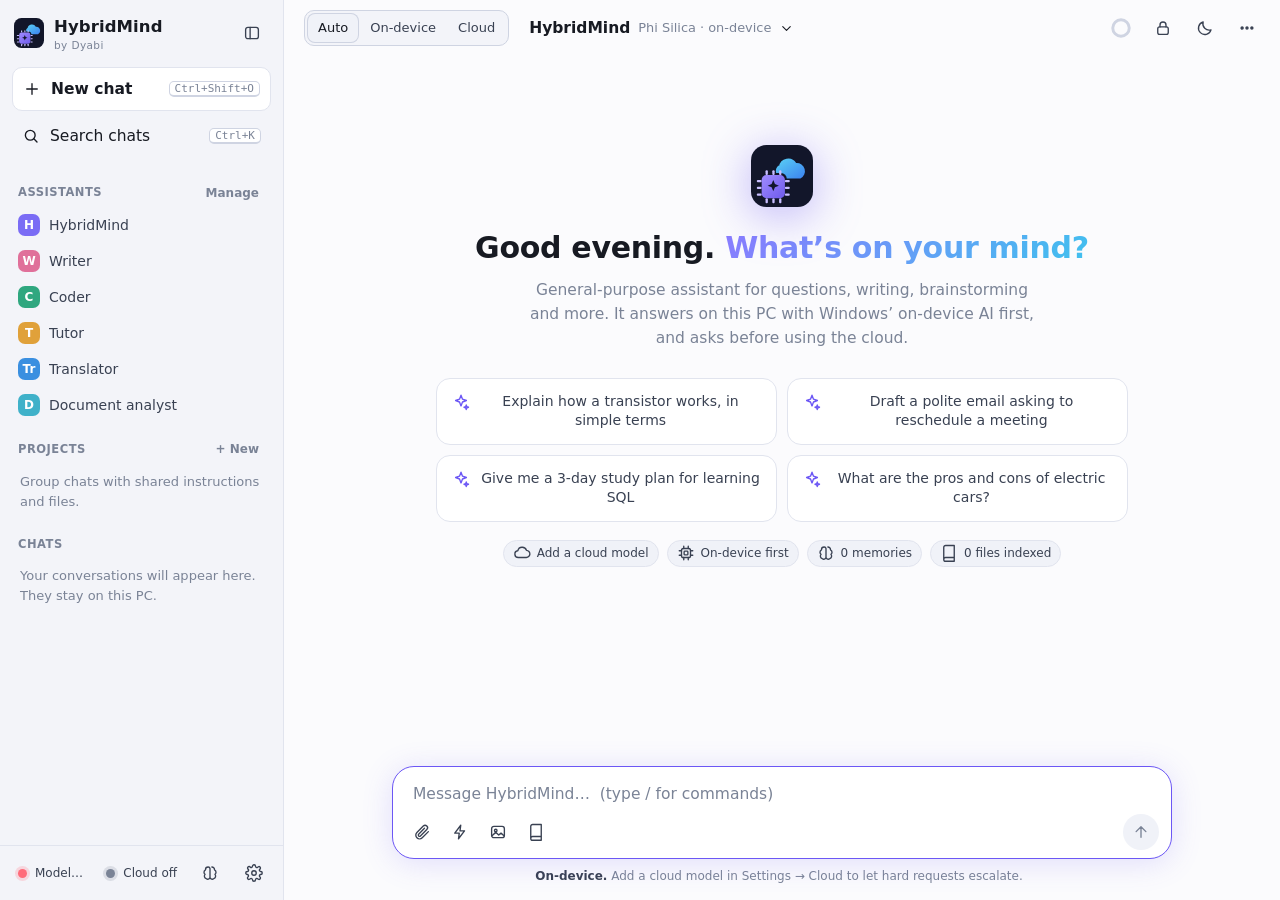
<file: apps/HybridMindApp/www/index.html>
<!doctype html>
<html lang="en" data-theme="dark">
<head>
<meta charset="utf-8">
<meta name="viewport" content="width=device-width, initial-scale=1">
<!-- Everything is local: no network of any kind may be used from this page. -->
<meta http-equiv="Content-Security-Policy" content="default-src 'none'; script-src 'self'; style-src 'self' 'unsafe-inline'; img-src 'self' data: blob: https://media.hybridmind.local; font-src 'self'; connect-src 'none'; worker-src blob:; frame-src about: blob:; media-src 'none'; object-src 'none'; base-uri 'none'; form-action 'none'">
<title>HybridMind</title>
<link rel="stylesheet" href="style.css">
</head>
<body>

<svg width="0" height="0" style="position:absolute" aria-hidden="true">
  <defs>
    <linearGradient id="lg" x1="0" y1="0" x2="1" y2="1"><stop offset="0" stop-color="#8b7bff"/><stop offset="1" stop-color="#3fc1ee"/></linearGradient>
    <linearGradient id="lgc" x1="0" y1="0" x2="1" y2="1"><stop offset="0" stop-color="#5ad2f5"/><stop offset="1" stop-color="#3c82f0"/></linearGradient>
    <linearGradient id="lgv" x1="0" y1="0" x2="1" y2="1"><stop offset="0" stop-color="#a08cff"/><stop offset="1" stop-color="#6e5aeb"/></linearGradient>
    <symbol id="logo" viewBox="0 0 64 64">
      <rect width="64" height="64" rx="16" fill="#12162a"/>
      <path d="M27 16a9.5 9.5 0 0 1 17.6-3.4A8.4 8.4 0 0 1 49 28.5H31a7.5 7.5 0 0 1-4-13.7z" fill="url(#lgc)" transform="translate(2 6)"/>
      <rect x="9" y="29" width="28" height="28" rx="6" fill="#12162a"/>
      <g fill="#c8beff"><rect x="15" y="26" width="2.4" height="5" rx="1"/><rect x="22" y="26" width="2.4" height="5" rx="1"/><rect x="29" y="26" width="2.4" height="5" rx="1"/><rect x="15" y="55" width="2.4" height="5" rx="1"/><rect x="22" y="55" width="2.4" height="5" rx="1"/><rect x="29" y="55" width="2.4" height="5" rx="1"/><rect x="6" y="36" width="5" height="2.4" rx="1"/><rect x="6" y="43" width="5" height="2.4" rx="1"/><rect x="6" y="50" width="5" height="2.4" rx="1"/><rect x="35" y="36" width="5" height="2.4" rx="1"/><rect x="35" y="43" width="5" height="2.4" rx="1"/><rect x="35" y="50" width="5" height="2.4" rx="1"/></g>
      <rect x="11" y="31" width="24" height="24" rx="5" fill="url(#lgv)"/>
      <path d="M23 36.2l1.7 4.1 4.1 1.7-4.1 1.7L23 47.8l-1.7-4.1-4.1-1.7 4.1-1.7z" fill="#12162a"/>
    </symbol>
    <symbol id="i-plus" viewBox="0 0 24 24"><path d="M12 5v14M5 12h14"/></symbol>
    <symbol id="i-search" viewBox="0 0 24 24"><circle cx="11" cy="11" r="6.5"/><path d="M20 20l-4.2-4.2"/></symbol>
    <symbol id="i-gear" viewBox="0 0 24 24"><circle cx="12" cy="12" r="3"/><path d="M19.4 15a1.7 1.7 0 0 0 .3 1.9l.1.1a2 2 0 1 1-2.8 2.8l-.1-.1a1.7 1.7 0 0 0-1.9-.3 1.7 1.7 0 0 0-1 1.5V21a2 2 0 1 1-4 0v-.1a1.7 1.7 0 0 0-1.1-1.5 1.7 1.7 0 0 0-1.9.3l-.1.1a2 2 0 1 1-2.8-2.8l.1-.1a1.7 1.7 0 0 0 .3-1.9 1.7 1.7 0 0 0-1.5-1H3a2 2 0 1 1 0-4h.1a1.7 1.7 0 0 0 1.5-1.1 1.7 1.7 0 0 0-.3-1.9l-.1-.1a2 2 0 1 1 2.8-2.8l.1.1a1.7 1.7 0 0 0 1.9.3H9a1.7 1.7 0 0 0 1-1.5V3a2 2 0 1 1 4 0v.1a1.7 1.7 0 0 0 1 1.5 1.7 1.7 0 0 0 1.9-.3l.1-.1a2 2 0 1 1 2.8 2.8l-.1.1a1.7 1.7 0 0 0-.3 1.9V9a1.7 1.7 0 0 0 1.5 1H21a2 2 0 1 1 0 4h-.1a1.7 1.7 0 0 0-1.5 1z"/></symbol>
    <symbol id="i-send" viewBox="0 0 24 24"><path d="M12 19V5M5.5 11.5L12 5l6.5 6.5"/></symbol>
    <symbol id="i-stop" viewBox="0 0 24 24"><rect x="6.5" y="6.5" width="11" height="11" rx="2" fill="currentColor" stroke="none"/></symbol>
    <symbol id="i-clip" viewBox="0 0 24 24"><path d="M20.5 11.5l-8.2 8.2a5 5 0 0 1-7.1-7.1l8.5-8.5a3.3 3.3 0 0 1 4.7 4.7l-8.5 8.5a1.7 1.7 0 0 1-2.4-2.4l7.8-7.8"/></symbol>
    <symbol id="i-copy" viewBox="0 0 24 24"><rect x="9" y="9" width="11" height="11" rx="2.5"/><path d="M5 15V6.5A2.5 2.5 0 0 1 7.5 4H15"/></symbol>
    <symbol id="i-check" viewBox="0 0 24 24"><path d="M5 12.5l4.5 4.5L19 7.5"/></symbol>
    <symbol id="i-refresh" viewBox="0 0 24 24"><path d="M20 11a8 8 0 0 0-14.5-4.2L4 9M4 4v5h5M4 13a8 8 0 0 0 14.5 4.2L20 15m0 5v-5h-5"/></symbol>
    <symbol id="i-up" viewBox="0 0 24 24"><path d="M7 11v9H4v-9zM7 11l4-7a2 2 0 0 1 3.6 1.4L14 9h5a2 2 0 0 1 2 2.3l-1.2 7A2 2 0 0 1 18 20H7"/></symbol>
    <symbol id="i-down" viewBox="0 0 24 24"><path d="M7 13V4H4v9zM7 13l4 7a2 2 0 0 0 3.6-1.4L14 15h5a2 2 0 0 0 2-2.3l-1.2-7A2 2 0 0 0 18 4H7"/></symbol>
    <symbol id="i-speaker" viewBox="0 0 24 24"><path d="M11 5L6 9H3v6h3l5 4zM15.5 8.5a5 5 0 0 1 0 7M18.5 5.5a9 9 0 0 1 0 13"/></symbol>
    <symbol id="i-edit" viewBox="0 0 24 24"><path d="M4 20h4L19 9a2.8 2.8 0 0 0-4-4L4 16z"/></symbol>
    <symbol id="i-trash" viewBox="0 0 24 24"><path d="M4 7h16M10 11v6M14 11v6M6 7l1 12a2 2 0 0 0 2 2h6a2 2 0 0 0 2-2l1-12M9 7V4h6v3"/></symbol>
    <symbol id="i-pin" viewBox="0 0 24 24"><path d="M9 4h6l-1 6 3 3v2H7v-2l3-3zM12 15v6"/></symbol>
    <symbol id="i-folder" viewBox="0 0 24 24"><path d="M3 7a2 2 0 0 1 2-2h4l2 2.5h8a2 2 0 0 1 2 2V17a2 2 0 0 1-2 2H5a2 2 0 0 1-2-2z"/></symbol>
    <symbol id="i-file" viewBox="0 0 24 24"><path d="M14 3H7a2 2 0 0 0-2 2v14a2 2 0 0 0 2 2h10a2 2 0 0 0 2-2V8zM14 3v5h5M9 13h6M9 17h6"/></symbol>
    <symbol id="i-brain" viewBox="0 0 24 24"><path d="M9.5 4A3.5 3.5 0 0 0 6 7.5v.3A3.5 3.5 0 0 0 4 11a3.5 3.5 0 0 0 1.4 2.8A3.5 3.5 0 0 0 7 19.5a3 3 0 0 0 5-1.5V6a2.5 2.5 0 0 0-2.5-2zM14.5 4A3.5 3.5 0 0 1 18 7.5v.3A3.5 3.5 0 0 1 20 11a3.5 3.5 0 0 1-1.4 2.8A3.5 3.5 0 0 1 17 19.5a3 3 0 0 1-5-1.5"/></symbol>
    <symbol id="i-dots" viewBox="0 0 24 24"><circle cx="5.5" cy="12" r="1.4" fill="currentColor"/><circle cx="12" cy="12" r="1.4" fill="currentColor"/><circle cx="18.5" cy="12" r="1.4" fill="currentColor"/></symbol>
    <symbol id="i-panel" viewBox="0 0 24 24"><rect x="3.5" y="4.5" width="17" height="15" rx="3"/><path d="M9.5 4.5v15"/></symbol>
    <symbol id="i-chat" viewBox="0 0 24 24"><path d="M5 5h14a2 2 0 0 1 2 2v8a2 2 0 0 1-2 2h-7l-5 4v-4H5a2 2 0 0 1-2-2V7a2 2 0 0 1 2-2z"/></symbol>
    <symbol id="i-spark" viewBox="0 0 24 24"><path d="M12 3l2 5.2L19.2 10 14 12l-2 5.2L10 12 4.8 10 10 8.2zM19 16l.8 2.2L22 19l-2.2.8L19 22l-.8-2.2L16 19l2.2-.8z"/></symbol>
    <symbol id="i-x" viewBox="0 0 24 24"><path d="M6 6l12 12M18 6L6 18"/></symbol>
    <symbol id="i-download" viewBox="0 0 24 24"><path d="M12 4v11M7 11l5 5 5-5M5 20h14"/></symbol>
    <symbol id="i-upload" viewBox="0 0 24 24"><path d="M12 16V5M7 9l5-5 5 5M5 20h14"/></symbol>
    <symbol id="i-play" viewBox="0 0 24 24"><path d="M7 4.5v15l12-7.5z" fill="currentColor"/></symbol>
    <symbol id="i-eye" viewBox="0 0 24 24"><path d="M2 12s3.6-7 10-7 10 7 10 7-3.6 7-10 7S2 12 2 12z"/><circle cx="12" cy="12" r="3"/></symbol>
    <symbol id="i-left" viewBox="0 0 24 24"><path d="M14.5 6l-6 6 6 6"/></symbol>
    <symbol id="i-right" viewBox="0 0 24 24"><path d="M9.5 6l6 6-6 6"/></symbol>
    <symbol id="i-chev" viewBox="0 0 24 24"><path d="M6 9l6 6 6-6"/></symbol>
    <symbol id="i-lock" viewBox="0 0 24 24"><rect x="5" y="10.5" width="14" height="10" rx="2.5"/><path d="M8 10.5V8a4 4 0 0 1 8 0v2.5"/></symbol>
    <symbol id="i-calc" viewBox="0 0 24 24"><rect x="5" y="3" width="14" height="18" rx="2.5"/><path d="M8.5 7.5h7M8.5 12h.01M12 12h.01M15.5 12h.01M8.5 16h.01M12 16h.01M15.5 16h.01"/></symbol>
    <symbol id="i-book" viewBox="0 0 24 24"><path d="M5 4.5A2.5 2.5 0 0 1 7.5 2H19v16H7.5A2.5 2.5 0 0 0 5 20.5zM5 20.5A2.5 2.5 0 0 0 7.5 23H19v-5"/></symbol>
    <symbol id="i-image" viewBox="0 0 24 24"><rect x="3.5" y="4.5" width="17" height="15" rx="3"/><circle cx="9" cy="10" r="1.7"/><path d="M4 17l5-4.5 4 3.5 3-2.5 4 3.5"/></symbol>
    <symbol id="i-cpu" viewBox="0 0 24 24"><rect x="6" y="6" width="12" height="12" rx="2.5"/><rect x="9.5" y="9.5" width="5" height="5" rx="1"/><path d="M9 3v3M15 3v3M9 18v3M15 18v3M3 9h3M3 15h3M18 9h3M18 15h3"/></symbol>
    <symbol id="i-sun" viewBox="0 0 24 24"><circle cx="12" cy="12" r="4"/><path d="M12 2.5v2.2M12 19.3v2.2M2.5 12h2.2M19.3 12h2.2M5.3 5.3l1.6 1.6M17.1 17.1l1.6 1.6M5.3 18.7l1.6-1.6M17.1 6.9l1.6-1.6"/></symbol>
    <symbol id="i-moon" viewBox="0 0 24 24"><path d="M20 14.5A8.5 8.5 0 0 1 9.5 4 8.5 8.5 0 1 0 20 14.5z"/></symbol>
    <symbol id="i-archive" viewBox="0 0 24 24"><rect x="3" y="4" width="18" height="4.5" rx="1.5"/><path d="M5 8.5V18a2 2 0 0 0 2 2h10a2 2 0 0 0 2-2V8.5M10 12.5h4"/></symbol>
    <symbol id="i-info" viewBox="0 0 24 24"><circle cx="12" cy="12" r="9"/><path d="M12 11v5M12 7.8h.01"/></symbol>
    <symbol id="i-wand" viewBox="0 0 24 24"><path d="M5 19L16 8M14 6l4 4M7 4v3M5.5 5.5h3M19 14v3M17.5 15.5h3"/></symbol>
    <symbol id="i-term" viewBox="0 0 24 24"><rect x="3" y="4.5" width="18" height="15" rx="3"/><path d="M7.5 9.5l3 2.5-3 2.5M12.5 15h4"/></symbol>
    <symbol id="i-table" viewBox="0 0 24 24"><rect x="3.5" y="4.5" width="17" height="15" rx="2.5"/><path d="M3.5 10h17M3.5 15h17M10 4.5v15"/></symbol>
    <symbol id="i-cloud" viewBox="0 0 24 24"><path d="M7 18a4.5 4.5 0 0 1-.6-8.96A6 6 0 0 1 18 8.5a4.75 4.75 0 0 1-.5 9.5z"/></symbol>
    <symbol id="i-bolt" viewBox="0 0 24 24"><path d="M13 3L5 13.5h6L10 21l8-10.5h-6z"/></symbol>
  </defs>
</svg>

<div id="app">
  <aside id="sidebar" aria-label="Conversations">
    <div class="sb-top">
      <div class="brand"><svg class="logo"><use href="#logo"/></svg><div><b>HybridMind</b><small>by Dyabi</small></div></div>
      <button class="icon-btn" id="btnCollapse" title="Close sidebar (Ctrl+B)" aria-label="Close sidebar"><svg class="i"><use href="#i-panel"/></svg></button>
    </div>
    <div class="sb-actions">
      <button class="sb-btn primary" id="btnNew"><svg class="i"><use href="#i-plus"/></svg>New chat<kbd>Ctrl+Shift+O</kbd></button>
      <button class="sb-btn" id="btnSearch"><svg class="i"><use href="#i-search"/></svg>Search chats<kbd>Ctrl+K</kbd></button>
    </div>
    <div class="sb-scroll" id="sbScroll"></div>
    <div class="sb-foot">
      <div class="status" id="status" role="button" tabindex="0" title="Model status"><i class="dot busy" id="dot"></i><span id="statusTxt">Starting…</span></div>
      <div class="status" id="cloudStatus" role="button" tabindex="0" title="Cloud model" style="flex:none"><i class="dot" id="cdot"></i><span id="cloudTxt">Cloud</span></div>
      <button class="icon-btn" id="btnMem" title="Memory" aria-label="Memory"><svg class="i"><use href="#i-brain"/></svg></button>
      <button class="icon-btn" id="btnSettings" title="Settings (Ctrl+,)" aria-label="Settings"><svg class="i"><use href="#i-gear"/></svg></button>
    </div>
  </aside>

  <main id="main">
    <header id="topbar">
      <button class="icon-btn" id="btnOpen" title="Open sidebar (Ctrl+B)" aria-label="Open sidebar" style="display:none"><svg class="i"><use href="#i-panel"/></svg></button>
      <div class="seg" id="routeSeg" title="Where this chat runs" style="margin-left:4px"><button data-route="auto">Auto</button><button data-route="device">On-device</button><button data-route="cloud">Cloud</button></div>
      <button class="pill-btn" id="btnAssistant" title="Choose an assistant"><span id="asstName">HybridMind</span><small id="asstSub">Phi Silica · on-device</small><svg class="i" style="width:15px;height:15px"><use href="#i-chev"/></svg></button>
      <div id="chatTitle"></div>
      <span class="badge temp" id="tempBadge" style="display:none"><svg class="i" style="width:14px;height:14px"><use href="#i-lock"/></svg>Temporary</span>
      <button class="icon-btn" id="btnCtx" title="Context"><svg class="ring" viewBox="0 0 24 24"><circle class="bg" cx="12" cy="12" r="9"/><circle class="fg" id="ringFg" cx="12" cy="12" r="9" transform="rotate(-90 12 12)" stroke-dasharray="56.5" stroke-dashoffset="56.5"/></svg></button>
      <button class="icon-btn" id="btnTemp" title="Temporary chat (not saved, no memory)" aria-label="Temporary chat"><svg class="i"><use href="#i-lock"/></svg></button>
      <button class="icon-btn" id="btnTheme" title="Switch theme" aria-label="Switch theme"><svg class="i"><use href="#i-moon"/></svg></button>
      <button class="icon-btn" id="btnChatMenu" title="Chat options" aria-label="Chat options"><svg class="i"><use href="#i-dots"/></svg></button>
    </header>

    <section id="stream" aria-live="polite"><div id="thread"></div></section>
    <button class="jump" id="jump"><svg class="i" style="width:15px;height:15px"><use href="#i-chev"/></svg>Jump to latest</button>

    <div id="composerWrap">
      <div id="composer">
        <div id="slash" style="display:none"></div>
        <div id="attachRow"></div>
        <textarea id="input" rows="1" placeholder="Message HybridMind…  (type / for commands)" aria-label="Message"></textarea>
        <div class="cbar">
          <button class="icon-btn" id="btnAttach" title="Attach files or images" aria-label="Attach files"><svg class="i"><use href="#i-clip"/></svg></button>
          <button class="icon-btn" id="btnAgent" title="Agent mode: let the cloud model use tools on your allowed folders" aria-label="Agent mode"><svg class="i"><use href="#i-bolt"/></svg></button>
          <button class="icon-btn" id="btnImage" title="Create a picture (/image)" aria-label="Create a picture"><svg class="i"><use href="#i-image"/></svg></button>
          <button class="icon-btn" id="btnKnow" title="Files this chat can use" aria-label="Files this chat can use"><svg class="i"><use href="#i-book"/></svg></button>
          <span class="chip" id="scopeChip" style="display:none"></span>
          <span class="sp"></span>
          <button class="send" id="btnSend" title="Send (Enter)" aria-label="Send" disabled><svg class="i"><use href="#i-send"/></svg></button>
        </div>
      </div>
      <div class="hint" id="hint"><span id="hintMain"><b>Hybrid.</b> On-device Phi Silica first; the cloud only when needed — and only with your say-so.</span><span id="hintMem"></span></div>
    </div>
  </main>
</div>

<div id="overlay" role="dialog" aria-modal="true"></div>
<div class="dropveil" id="dropveil"><div>Drop files to add them to this chat<small>Documents, PDFs, spreadsheets, slides, notes, code and images</small></div></div>
<div id="toast" role="status"></div>

<script src="js/util.js"></script>
<script src="js/bridge.js"></script>
<script src="js/md.js"></script>
<script src="js/tools.js"></script>
<script src="js/store.js"></script>
<script src="js/prompt.js"></script>
<script src="js/skills.js"></script>
<script src="js/router.js"></script>
<script src="js/agent.js"></script>
<script src="js/ui.js"></script>
<script src="js/chat.js"></script>
<script src="js/panels.js"></script>
<script src="js/skills-ui.js"></script>
<script src="js/hybrid-ui.js"></script>
<script src="js/agent-ui.js"></script>
<script src="js/agent-menu.js"></script>
<script src="js/main.js"></script>
</body>
</html>
</file>
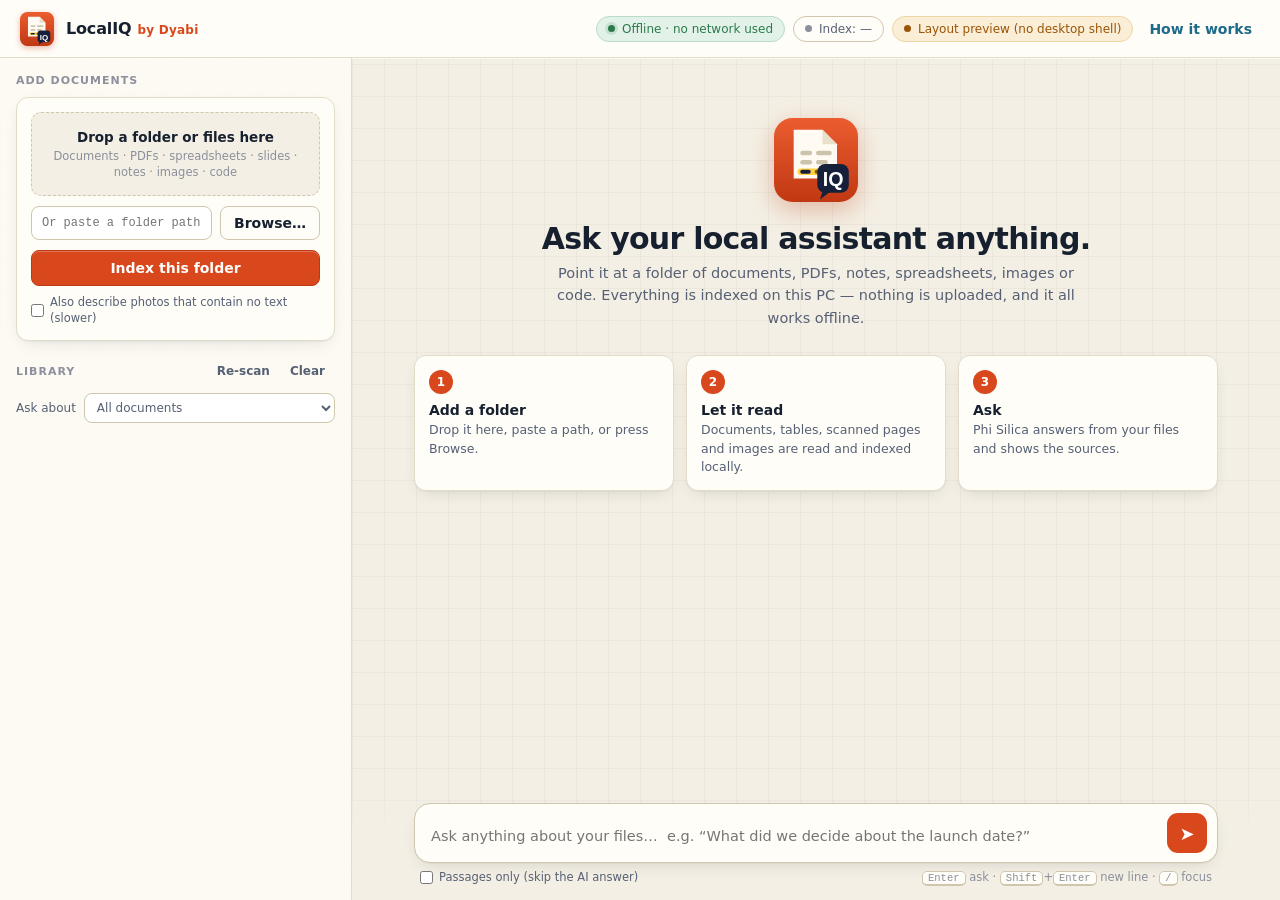
<file: apps/LocalIQApp/www/index.html>
<!DOCTYPE html>
<html lang="en">
<head>
<meta charset="UTF-8">
<meta name="viewport" content="width=device-width, initial-scale=1.0">
<meta http-equiv="Content-Security-Policy" content="default-src 'self'; style-src 'self' 'unsafe-inline'; img-src 'self' data:; script-src 'self'; connect-src 'none'; font-src 'self'; object-src 'none'; base-uri 'none'; form-action 'none'">
<title>LocalIQ by Dyabi</title>
<style>
:root{
  --paper:#f4efe4; --paper2:#ece6d6; --card:#fffdf8; --ink:#17202f; --ink2:#566074; --ink3:#8b909c;
  --line:#e3dcc9; --line2:#cfc6ad; --grid:rgba(23,32,47,.04);
  --accent:#d9481c; --accent-d:#b73a12; --accent-bg:#fbe8e0;
  --blue:#1d6a8a; --blue-bg:#e2f0f5; --ok:#2c7a4b; --ok-bg:#e3f2e9; --warn:#9a5506; --warn-bg:#fbeed6; --bad:#b3261e; --bad-bg:#fbe3df;
  --mono:"Cascadia Mono","Cascadia Code",Consolas,"Courier New",monospace;
  --sans:"Segoe UI Variable Text","Segoe UI",system-ui,-apple-system,sans-serif;
  --r:12px; --r2:8px; --shadow:0 1px 0 rgba(23,32,47,.04),0 6px 18px -8px rgba(23,32,47,.18);
}
*,*::before,*::after{box-sizing:border-box;margin:0;padding:0}
html,body{height:100%}
body{font-family:var(--sans);font-size:14px;color:var(--ink);background:var(--paper);
  background-image:linear-gradient(var(--grid) 1px,transparent 1px),linear-gradient(90deg,var(--grid) 1px,transparent 1px);background-size:32px 32px;
  display:flex;flex-direction:column;overflow:hidden}
button{font-family:inherit;font-size:inherit;cursor:pointer}
input,textarea,select{font-family:inherit;font-size:inherit;color:inherit}
::-webkit-scrollbar{width:10px;height:10px}::-webkit-scrollbar-thumb{background:var(--line2);border-radius:8px;border:2px solid transparent;background-clip:content-box}::-webkit-scrollbar-thumb:hover{background:var(--ink3);background-clip:content-box;border:2px solid transparent}

/* ── top bar ── */
.top{height:58px;flex-shrink:0;display:flex;align-items:center;justify-content:space-between;padding:0 20px;background:var(--card);border-bottom:1px solid var(--line);box-shadow:0 1px 0 rgba(255,255,255,.7)}
.brand{display:flex;align-items:center;gap:12px}
.brand svg{width:34px;height:34px;filter:drop-shadow(0 2px 3px rgba(185,58,18,.35))}
.brand-name{font-weight:700;font-size:16px;letter-spacing:-.01em}
.brand-by{font-size:12px;font-weight:600;color:var(--accent);margin-left:6px;letter-spacing:.02em}
.pills{display:flex;gap:8px;align-items:center}
.pill{display:inline-flex;align-items:center;gap:7px;font-size:12px;padding:5px 11px;border-radius:999px;border:1px solid var(--line2);background:var(--card);color:var(--ink2);white-space:nowrap}
.pill i{width:7px;height:7px;border-radius:50%;background:var(--ink3);display:inline-block}
.pill.ok{border-color:#b9dcc6;background:var(--ok-bg);color:var(--ok)}.pill.ok i{background:var(--ok);box-shadow:0 0 0 3px rgba(44,122,75,.15)}
.pill.warn{border-color:#efd5a5;background:var(--warn-bg);color:var(--warn)}.pill.warn i{background:var(--warn);animation:pulse 1.4s infinite}
.pill.bad{border-color:#f0c2bc;background:var(--bad-bg);color:var(--bad)}.pill.bad i{background:var(--bad)}
@keyframes pulse{50%{opacity:.35}}
.linkbtn{background:none;border:0;color:var(--blue);font-weight:600;padding:6px 8px;border-radius:8px}.linkbtn:hover{background:var(--blue-bg)}

/* ── layout ── */
.layout{flex:1;min-height:0;display:grid;grid-template-columns:352px 1fr}
.lib{background:rgba(255,253,248,.78);backdrop-filter:blur(2px);border-right:1px solid var(--line);display:flex;flex-direction:column;min-height:0}
.lib-scroll{overflow-y:auto;flex:1;padding:16px 16px 20px}
.sec-title>span:first-child{white-space:nowrap;overflow:hidden;text-overflow:ellipsis;min-width:0}
.sec-title>span:last-child{white-space:nowrap;flex-shrink:0}
.sec-title{gap:6px;font-size:11px;font-weight:700;letter-spacing:.09em;text-transform:uppercase;color:var(--ink3);margin:0 0 10px;display:flex;align-items:center;justify-content:space-between}
.card{background:var(--card);border:1px solid var(--line);border-radius:var(--r);box-shadow:var(--shadow)}

.add{padding:14px;margin-bottom:18px}
.dz{border:1.5px dashed var(--line2);border-radius:10px;padding:16px 12px;text-align:center;color:var(--ink2);background:var(--paper);transition:.15s}
.dz b{display:block;color:var(--ink);font-size:13.5px;margin-bottom:2px}
.dz small{font-size:11.5px;color:var(--ink3)}
.dz.over,body.dragging .dz{border-color:var(--accent);background:var(--accent-bg);color:var(--accent-d)}
.row{display:flex;gap:8px;margin-top:10px}
.txt{flex:1;min-width:0;border:1px solid var(--line2);background:#fff;border-radius:8px;padding:8px 10px;font-family:var(--mono);font-size:12px}
.txt:focus{outline:2px solid var(--accent-bg);border-color:var(--accent)}
.btn{border:1px solid var(--line2);background:var(--card);border-radius:8px;padding:8px 13px;font-weight:600;color:var(--ink)}
.btn:hover{border-color:var(--ink3)}
.btn.primary{background:var(--accent);border-color:var(--accent-d);color:#fff;box-shadow:0 1px 0 rgba(255,255,255,.25) inset}
.btn.primary:hover{background:var(--accent-d)}
.btn:disabled{opacity:.5;cursor:default}
.btn.block{width:100%;margin-top:10px;padding:9px}
.btn.sm{padding:4px 9px;font-size:12px;font-weight:600}
.btn.ghost{border-color:transparent;background:transparent;color:var(--ink2)}.btn.ghost:hover{background:var(--paper2)}

.toggle.opt{margin-top:9px;font-size:11.5px;line-height:1.35}
.prog{display:none;margin-top:12px}
.prog.on{display:block}
.prog-track{height:6px;background:var(--paper2);border-radius:6px;overflow:hidden}
.prog-bar{height:100%;width:0;background:linear-gradient(90deg,var(--accent),#f08a52);border-radius:6px;transition:width .2s}
.prog-bar.indet{width:35%;animation:slide 1.1s infinite ease-in-out}
@keyframes slide{0%{margin-left:-35%}100%{margin-left:100%}}
.prog-text{font-size:12px;color:var(--ink2);margin-top:6px;white-space:nowrap;overflow:hidden;text-overflow:ellipsis}
.note{font-size:12px;border-radius:8px;padding:8px 10px;margin-top:10px;line-height:1.45}
.note.ok{background:var(--ok-bg);color:var(--ok)}.note.warn{background:var(--warn-bg);color:var(--warn)}.note.bad{background:var(--bad-bg);color:var(--bad)}.note.info{background:var(--blue-bg);color:var(--blue)}

.scope{display:flex;align-items:center;gap:8px;margin:0 0 10px;font-size:12px;color:var(--ink2)}
.scope select{flex:1;min-width:0;border:1px solid var(--line2);background:#fff;border-radius:8px;padding:6px 8px}
.docs{list-style:none;display:flex;flex-direction:column;gap:6px}
.doc{display:grid;grid-template-columns:34px 1fr auto;gap:10px;align-items:center;padding:8px 8px 8px 10px;background:var(--card);border:1px solid var(--line);border-radius:10px}
.doc:hover{border-color:var(--line2)}
.doc.sel{border-color:var(--accent);background:var(--accent-bg)}
.badge{width:34px;height:34px;border-radius:8px;display:grid;place-items:center;font-size:9.5px;font-weight:800;letter-spacing:.03em;color:#fff;background:var(--ink3)}
.badge.pdf{background:#c0392b}.badge.docx{background:#2b6cb0}.badge.xlsx{background:#2c7a4b}.badge.pptx{background:#c75b12}.badge.md,.badge.txt{background:#6b7280}.badge.csv{background:#0f766e}.badge.html,.badge.htm{background:#7c3aed}
.badge.png,.badge.jpg,.badge.jpeg,.badge.bmp,.badge.gif,.badge.tif,.badge.tiff,.badge.webp,.badge.heic{background:#a21caf}.badge.py,.badge.js,.badge.ts,.badge.cs,.badge.java,.badge.cpp,.badge.c,.badge.go,.badge.rs,.badge.sql,.badge.sh,.badge.ps1{background:#334155}.badge.odt,.badge.ods,.badge.odp,.badge.rtf,.badge.epub{background:#0e7490}.badge.ipynb,.badge.json{background:#b45309}
.doc-name{font-weight:600;font-size:12.5px;white-space:nowrap;overflow:hidden;text-overflow:ellipsis}
.doc-meta{font-size:11.5px;color:var(--ink3);margin-top:1px;white-space:nowrap;overflow:hidden;text-overflow:ellipsis}
.doc-meta.warn{color:var(--warn)}.doc-meta.bad{color:var(--bad)}
.doc-actions{display:flex;gap:2px;opacity:0;transition:.12s}
.doc:hover .doc-actions,.doc.sel .doc-actions{opacity:1}
.ibtn{width:26px;height:26px;border-radius:6px;border:0;background:transparent;color:var(--ink2);display:grid;place-items:center;font-size:13px}
.ibtn:hover{background:var(--paper2);color:var(--ink)}
.empty-lib{font-size:12.5px;color:var(--ink3);text-align:center;padding:18px 8px;border:1px dashed var(--line2);border-radius:10px}

/* ── main ── */
.main{display:flex;flex-direction:column;min-height:0;min-width:0}
.thread{flex:1;overflow-y:auto;padding:26px 0 8px}
.col{max-width:860px;margin:0 auto;padding:0 28px}
.hero{padding:34px 0 10px;text-align:center}
.hero svg{width:84px;height:84px;filter:drop-shadow(0 8px 12px rgba(185,58,18,.3))}
.hero h1{font-size:30px;letter-spacing:-.025em;margin:16px 0 6px}
.hero p{color:var(--ink2);font-size:14.5px;max-width:560px;margin:0 auto;line-height:1.55}
.steps{display:grid;grid-template-columns:repeat(3,1fr);gap:12px;margin:26px 0 8px;text-align:left}
.step{padding:14px}.step .n{width:24px;height:24px;border-radius:50%;background:var(--accent);color:#fff;font-weight:700;font-size:12px;display:grid;place-items:center;margin-bottom:8px}
.step b{display:block;margin-bottom:3px}.step span{font-size:12.5px;color:var(--ink2);line-height:1.45}
.chips{display:flex;flex-wrap:wrap;gap:8px;justify-content:center;margin-top:20px}
.chip{border:1px solid var(--line2);background:var(--card);border-radius:999px;padding:7px 13px;font-size:12.5px;color:var(--ink);box-shadow:var(--shadow)}
.chip:hover{border-color:var(--accent);color:var(--accent-d)}

.msg{margin:0 0 22px}
.q{display:flex;justify-content:flex-end}
.q .bubble{background:var(--ink);color:#fff;border-radius:16px 16px 4px 16px;padding:10px 15px;max-width:80%;line-height:1.45;font-size:14px}
.a{padding:16px 18px 14px}
.a-head{display:flex;align-items:center;gap:8px;margin-bottom:8px;font-size:11px;font-weight:700;letter-spacing:.08em;text-transform:uppercase;color:var(--accent-d)}
.a-head .dot{width:8px;height:8px;border-radius:50%;background:var(--accent)}
.a-body{font-size:14.5px;line-height:1.62}
.a-body p{margin:0 0 8px}.a-body ul{margin:4px 0 8px 20px}.a-body li{margin:3px 0}
.a-body strong{font-weight:700}
.cite{display:inline-grid;place-items:center;min-width:19px;height:19px;padding:0 5px;margin:0 1px;border-radius:6px;background:var(--blue-bg);color:var(--blue);font-size:11px;font-weight:700;text-decoration:none;cursor:pointer;vertical-align:1px}
.cite:hover{background:var(--blue);color:#fff}
.verify{margin-top:10px;display:flex;flex-direction:column;gap:6px}
.vchip{font-size:12px;border-radius:8px;padding:7px 10px;line-height:1.45}
.vchip.ok{background:var(--ok-bg);color:var(--ok)}.vchip.warn{background:var(--warn-bg);color:var(--warn)}.vchip.bad{background:var(--bad-bg);color:var(--bad)}.vchip.info{background:var(--paper);color:var(--ink2);border:1px solid var(--line)}
.vchip code{font-family:var(--mono);font-size:11.5px;background:rgba(255,255,255,.7);padding:1px 5px;border-radius:4px}
.meta{font-size:11.5px;color:var(--ink3);margin-top:10px;display:flex;flex-wrap:wrap;gap:4px 14px}
.actions{display:flex;gap:6px;margin-top:8px}
.srcs-title{font-size:11px;font-weight:700;letter-spacing:.09em;text-transform:uppercase;color:var(--ink3);margin:14px 2px 8px}
.src{border:1px solid var(--line);border-radius:10px;background:var(--card);margin-bottom:7px;overflow:hidden}
.src.flash{animation:flash 1.4s}
@keyframes flash{0%,60%{box-shadow:0 0 0 3px var(--accent-bg);border-color:var(--accent)}100%{box-shadow:none}}
.src summary{list-style:none;cursor:pointer;display:flex;align-items:center;gap:9px;padding:8px 11px;font-size:12.5px}
.src summary::-webkit-details-marker{display:none}
.src summary:hover{background:var(--paper)}
.sn{width:22px;height:22px;border-radius:7px;background:var(--blue);color:#fff;font-weight:700;font-size:11.5px;display:grid;place-items:center;flex-shrink:0}
.sn.dim{background:var(--ink3)}
.sname{font-weight:600;white-space:nowrap;overflow:hidden;text-overflow:ellipsis}
.sloc{color:var(--ink3);font-family:var(--mono);font-size:11.5px;white-space:nowrap}
.tags{margin-left:auto;display:flex;gap:5px;flex-shrink:0}
.tag{font-size:10.5px;font-weight:600;border-radius:5px;padding:2px 6px;background:var(--paper2);color:var(--ink2)}
.tag.sem{background:#efe6fb;color:#6d3bb5}.tag.kw{background:var(--blue-bg);color:var(--blue)}.tag.nosend{background:var(--warn-bg);color:var(--warn)}
.src-body{border-top:1px solid var(--line);padding:10px 12px 11px;background:#fff}
.src-text{font-family:var(--mono);font-size:12px;line-height:1.55;white-space:pre-wrap;color:var(--ink);word-break:break-word}
.src-text mark{background:#ffe08a;color:inherit;border-radius:3px;padding:0 1px}
.src-actions{display:flex;gap:6px;margin-top:9px}
.src-text .kl{display:block;background:#fff3c4;border-left:3px solid #f0b429;padding:1px 6px 1px 6px;margin:1px 0 1px -9px;border-radius:0 4px 4px 0}
.keys{margin-top:2px}
.kline{display:flex;align-items:baseline;justify-content:space-between;gap:12px;padding:7px 11px;margin-bottom:5px;background:#fff3c4;border:1px solid #f0d47a;border-radius:8px}
.kline code{font-family:var(--mono);font-size:12px;color:var(--ink);word-break:break-word}
.kline span{font-size:11.5px;color:var(--ink2);white-space:nowrap;flex-shrink:0}
.think{display:flex;align-items:center;gap:10px;color:var(--ink2);font-size:13px;padding:14px 18px}
.spin{width:15px;height:15px;border-radius:50%;border:2px solid var(--line2);border-top-color:var(--accent);animation:sp .7s linear infinite}
@keyframes sp{to{transform:rotate(360deg)}}

.composer{flex-shrink:0;padding:10px 0 16px;background:linear-gradient(to top,var(--paper) 62%,transparent)}
.comp-box{display:flex;align-items:flex-end;gap:10px;background:var(--card);border:1.5px solid var(--line2);border-radius:16px;padding:9px 10px 9px 16px;box-shadow:var(--shadow)}
.comp-box:focus-within{border-color:var(--accent);box-shadow:0 0 0 4px var(--accent-bg),var(--shadow)}
.comp-box textarea{flex:1;border:0;outline:0;resize:none;background:transparent;line-height:1.45;max-height:140px;padding:6px 0;font-size:14.5px}
.send{width:40px;height:40px;border-radius:11px;border:0;background:var(--accent);color:#fff;font-size:18px;display:grid;place-items:center;flex-shrink:0}
.send:hover{background:var(--accent-d)}.send:disabled{background:var(--line2)}
.comp-foot{display:flex;align-items:center;justify-content:space-between;margin-top:7px;padding:0 6px;font-size:11.5px;color:var(--ink3)}
.toggle{display:flex;align-items:center;gap:6px;color:var(--ink2);cursor:pointer;user-select:none}
.toggle input{accent-color:var(--accent)}
kbd{font-family:var(--mono);font-size:10.5px;border:1px solid var(--line2);border-bottom-width:2px;border-radius:5px;padding:0 5px;background:var(--card)}

/* ── overlays ── */
.drop-overlay{position:fixed;inset:0;z-index:50;display:none;align-items:center;justify-content:center;background:rgba(244,239,228,.88);backdrop-filter:blur(3px)}
body.dragging .drop-overlay{display:flex}
.drop-card{border:2.5px dashed var(--accent);border-radius:22px;padding:44px 64px;text-align:center;background:var(--card);box-shadow:var(--shadow)}
.drop-card h2{font-size:22px;margin-bottom:6px}.drop-card p{color:var(--ink2)}
.modal{position:fixed;inset:0;z-index:60;display:none;align-items:center;justify-content:center;background:rgba(23,32,47,.45);padding:24px}
.modal.on{display:flex}
.modal-card{width:min(760px,100%);max-height:calc(100vh - 48px);overflow:auto;padding:24px 28px}
.modal-card h2{font-size:20px;margin-bottom:4px}
.modal-card h3{font-size:12px;letter-spacing:.09em;text-transform:uppercase;color:var(--accent-d);margin:18px 0 8px}
.modal-card p,.modal-card li{font-size:13.5px;line-height:1.6;color:var(--ink2)}
.modal-card ul{margin-left:18px}
.pipe{display:flex;align-items:stretch;gap:6px;margin:12px 0}
.pipe div{flex:1;border:1px solid var(--line);background:var(--paper);border-radius:10px;padding:9px 8px;font-size:11.5px;text-align:center;color:var(--ink2);line-height:1.35}
.pipe div b{display:block;color:var(--ink);font-size:12px;margin-bottom:2px}
.pipe .arrow{flex:0 0 auto;border:0;background:none;padding:9px 0;color:var(--ink3);align-self:center}
.x{float:right}
.toast{position:fixed;bottom:22px;left:50%;transform:translateX(-50%);background:var(--ink);color:#fff;padding:10px 18px;border-radius:999px;font-size:13px;z-index:80;box-shadow:var(--shadow);opacity:0;pointer-events:none;transition:.25s}
.toast.on{opacity:1}
@media (max-width:900px){.layout{grid-template-columns:1fr}.lib{display:none}.steps{grid-template-columns:1fr}}
</style>
</head>
<body>

<header class="top">
  <div class="brand">
    <svg viewBox="0 0 64 64" aria-hidden="true"><defs><linearGradient id="g1" x1="0" y1="0" x2="0" y2="1"><stop offset="0" stop-color="#ec5c30"/><stop offset="1" stop-color="#c03812"/></linearGradient></defs>
      <rect width="64" height="64" rx="14" fill="url(#g1)"/><path d="M15 9h22l11 11v26H15z" fill="#fffbf2"/><path d="M37 9v11h11z" fill="#e9e0cc"/>
      <g fill="#cdc3ac"><rect x="20" y="25" width="9" height="3.4" rx="1.7"/><rect x="32" y="25" width="12" height="3.4" rx="1.7"/><rect x="20" y="32" width="9" height="3.4" rx="1.7"/><rect x="32" y="32" width="9" height="3.4" rx="1.7"/></g>
      <rect x="18" y="38.5" width="28" height="5" rx="2.5" fill="#ffd040"/><rect x="20" y="39.5" width="8" height="3" rx="1.5" fill="#16203a"/><rect x="31" y="39.5" width="12" height="3" rx="1.5" fill="#785f14"/>
      <rect x="33" y="35" width="24" height="22" rx="6" fill="#16203a"/><path d="M37 56l-2 6 8-6z" fill="#16203a"/><text x="45" y="52" text-anchor="middle" font-family="Segoe UI,Arial" font-weight="700" font-size="15" fill="#fff">IQ</text></svg>
    <div><span class="brand-name">LocalIQ</span><span class="brand-by">by Dyabi</span></div>
  </div>
  <div class="pills">
    <span class="pill ok" id="pillNet" title="This window can't make network requests — enforced by a Content-Security-Policy."><i></i>Offline · no network used</span>
    <span class="pill" id="pillIndex"><i></i>Index: —</span>
    <span class="pill" id="pillModel"><i></i>AI model: checking…</span>
    <button class="linkbtn" id="howBtn">How it works</button>
  </div>
</header>

<div class="layout">
  <aside class="lib">
    <div class="lib-scroll">
      <div class="sec-title">Add documents</div>
      <div class="card add">
        <div class="dz" id="dz"><b>Drop a folder or files here</b><small>Documents · PDFs · spreadsheets · slides · notes · images · code</small></div>
        <div class="row">
          <input class="txt" id="pathInput" spellcheck="false" placeholder="Or paste a folder path, e.g. C:\Datasheets">
          <button class="btn" id="browseBtn">Browse…</button>
        </div>
        <button class="btn primary block" id="indexBtn">Index this folder</button>
        <label class="toggle opt" title="Photos that contain no text are normally skipped. This makes the on-device AI write a short description so they can be found too — slower, and descriptions can be inaccurate."><input type="checkbox" id="describeToggle"> Also describe photos that contain no text (slower)</label>
        <div class="prog" id="prog"><div class="prog-track"><div class="prog-bar" id="progBar"></div></div><div class="prog-text" id="progText"></div></div>
        <div id="addNote"></div>
      </div>

      <div class="sec-title"><span id="libTitle">Library</span><span><button class="btn sm ghost" id="rescanBtn" title="Re-scan the last folder for new or changed files">Re-scan</button><button class="btn sm ghost" id="clearBtn" title="Remove everything from the library">Clear</button></span></div>
      <div class="scope"><label for="scopeSel">Ask about</label><select id="scopeSel"><option value="">All documents</option></select></div>
      <ul class="docs" id="docList"></ul>
    </div>
  </aside>

  <section class="main">
    <div class="thread" id="thread"><div class="col" id="threadCol"></div></div>
    <div class="composer"><div class="col">
      <div class="comp-box">
        <textarea id="q" rows="1" placeholder="Ask anything about your files…  e.g. “What did we decide about the launch date?”"></textarea>
        <button class="send" id="askBtn" title="Ask (Enter)">➤</button>
      </div>
      <div class="comp-foot">
        <label class="toggle"><input type="checkbox" id="rawMode"> Passages only (skip the AI answer)</label>
        <span><kbd>Enter</kbd> ask · <kbd>Shift</kbd>+<kbd>Enter</kbd> new line · <kbd>/</kbd> focus</span>
      </div>
    </div></div>
  </section>
</div>

<div class="drop-overlay"><div class="drop-card"><h2>Drop to index</h2><p>A folder (subfolders included) or any supported files</p></div></div>

<div class="modal" id="howModal"><div class="card modal-card">
  <button class="btn sm x" id="howClose">Close</button>
  <h2>How it works</h2>
  <p>Everything happens on this PC. Your documents are never uploaded, and no cloud AI is called.</p>
  <div class="pipe">
    <div><b>1 · Read</b>text, tables, OCR</div><div class="arrow">→</div>
    <div><b>2 · Chunk</b>~700-char passages</div><div class="arrow">→</div>
    <div><b>3 · Index</b>Windows local semantic index</div><div class="arrow">→</div>
    <div><b>4 · Retrieve</b>semantic + keyword</div><div class="arrow">→</div>
    <div><b>5 · Answer</b>Phi Silica on your NPU</div>
  </div>
  <h3>What's real, step by step</h3>
  <ul>
    <li><b>Reading files</b> is deterministic code: PDF text layers (table columns kept apart with “ | ”), Word, PowerPoint, Excel, OpenDocument, EPUB, RTF, notebooks, HTML, plain text and source code. Files with an unfamiliar extension are indexed if they look like text.</li>
    <li><b>Scanned PDFs and images</b> are read with Windows' on-device OCR. Photos with no text can optionally get an AI-written description (clearly labelled, and it can be wrong).</li>
    <li><b>The index</b> is Windows' on-device App Content Search (<code>AppContentIndexer</code>) — a local semantic (vector) and keyword index of your passages. It builds in the background; the header shows its progress.</li>
    <li><b>Retrieval</b> blends that semantic index with BM25 keyword ranking, so exact names, codes and numbers <i>and</i> paraphrased questions both work. The sources shown under every answer are exactly what was retrieved.</li>
    <li><b>The answer</b> is written by Phi Silica running locally, told to use only the excerpts and cite them as [1], [2]. If they don't contain the answer it should say so.</li>
    <li><b>Checks</b> (plain code, not AI): every number in an answer is looked up verbatim in the excerpts the model saw — a ⚠ means it wasn't found there; citations are re-pointed to the passage that really contains the quoted values; a question about something no file mentions returns “not found”.</li>
  </ul>
  <h3>Good to know</h3>
  <ul>
    <li>The AI can still misread a table or get a judgment question wrong. Treat answers as a fast pointer — the highlighted source lines are the ground truth.</li>
    <li>It answers from the few best passages, so it's great for “what / when / how much / where” questions and weaker at “summarize everything” or lists spanning many files.</li>
    <li>Not supported: audio and video, legacy .doc/.xls/.ppt (save as .docx/.xlsx/.pptx), password-protected files, archives. Very large files are read in part, and the library says so.</li>
    <li>The on-device model needs a Copilot+ PC. Without one, use “Passages only” — retrieval still works. Windows may download the model once; after that no internet is needed.</li>
    <li>Windows' on-device index isn't intended for highly sensitive data — index only files you're comfortable having in the local search index.</li>
  </ul>
  <h3>Prove it</h3>
  <p>This window runs under a security policy that blocks all network requests. <button class="btn sm" id="netTest">Try to reach the internet</button> <span id="netResult" style="margin-left:6px"></span></p>
</div></div>

<div class="toast" id="toast"></div>
<script src="app.js"></script>
</body>
</html>
</file>
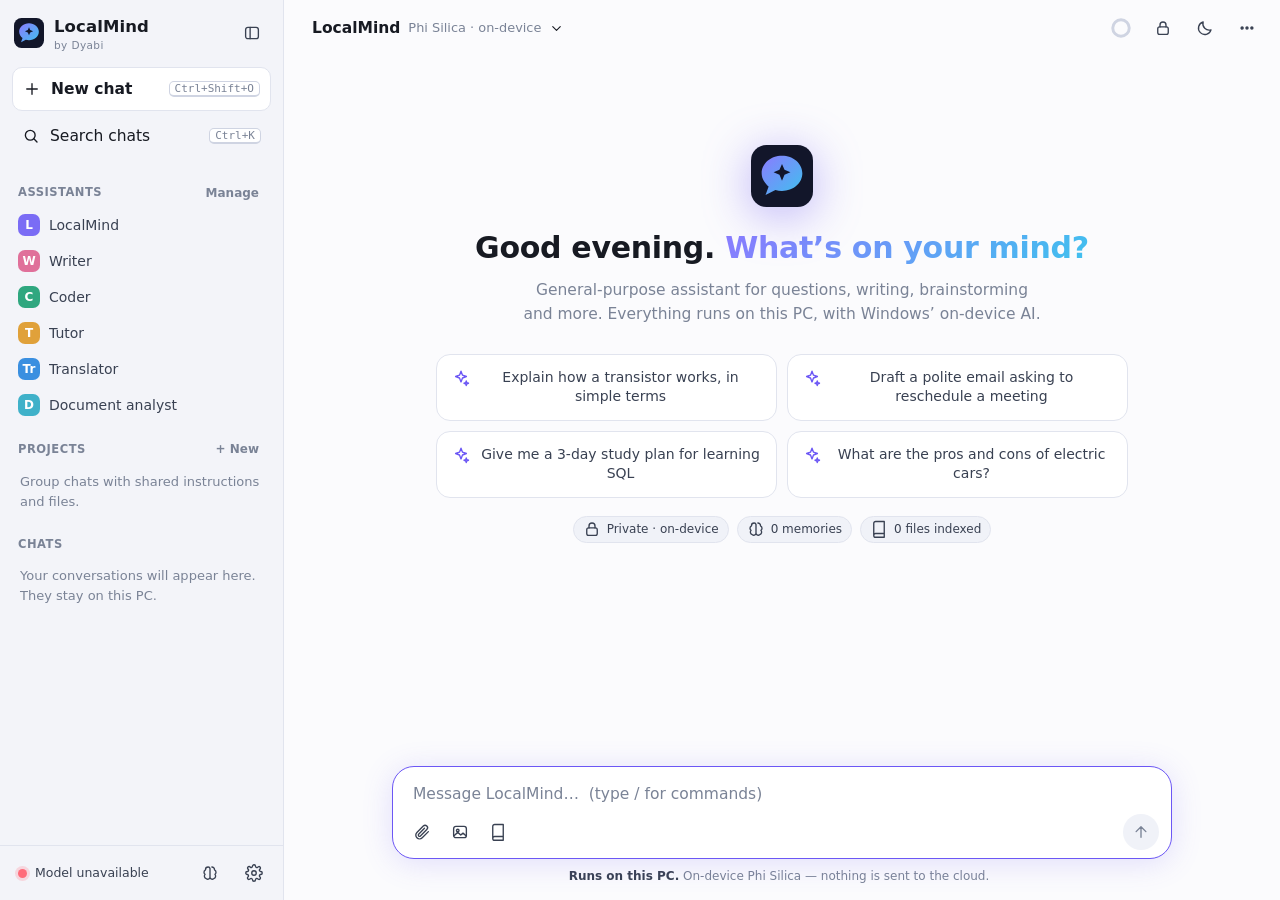
<file: apps/LocalMindApp/www/index.html>
<!doctype html>
<html lang="en" data-theme="dark">
<head>
<meta charset="utf-8">
<meta name="viewport" content="width=device-width, initial-scale=1">
<!-- Everything is local: no network of any kind may be used from this page. -->
<meta http-equiv="Content-Security-Policy" content="default-src 'none'; script-src 'self'; style-src 'self' 'unsafe-inline'; img-src 'self' data: blob: https://media.localmind.local; font-src 'self'; connect-src 'none'; worker-src blob:; frame-src about: blob:; media-src 'none'; object-src 'none'; base-uri 'none'; form-action 'none'">
<title>LocalMind</title>
<link rel="stylesheet" href="style.css">
</head>
<body>

<svg width="0" height="0" style="position:absolute" aria-hidden="true">
  <defs>
    <linearGradient id="lg" x1="0" y1="0" x2="1" y2="1"><stop offset="0" stop-color="#8b7bff"/><stop offset="1" stop-color="#3fc1ee"/></linearGradient>
    <symbol id="logo" viewBox="0 0 64 64">
      <rect width="64" height="64" rx="16" fill="#12162a"/>
      <path d="M32 11c11.6 0 21 8 21 18.2S43.6 47.4 32 47.4c-2.4 0-4.7-.3-6.8-1L15 51.5l3.2-8.6C14.8 40 11 35.2 11 29.2 11 19 20.4 11 32 11z" fill="url(#lg)"/>
      <path d="M32 19.5l2.6 6.1 6.1 2.6-6.1 2.6L32 36.9l-2.6-6.1-6.1-2.6 6.1-2.6z" fill="#12162a"/>
    </symbol>
    <symbol id="i-plus" viewBox="0 0 24 24"><path d="M12 5v14M5 12h14"/></symbol>
    <symbol id="i-search" viewBox="0 0 24 24"><circle cx="11" cy="11" r="6.5"/><path d="M20 20l-4.2-4.2"/></symbol>
    <symbol id="i-gear" viewBox="0 0 24 24"><circle cx="12" cy="12" r="3"/><path d="M19.4 15a1.7 1.7 0 0 0 .3 1.9l.1.1a2 2 0 1 1-2.8 2.8l-.1-.1a1.7 1.7 0 0 0-1.9-.3 1.7 1.7 0 0 0-1 1.5V21a2 2 0 1 1-4 0v-.1a1.7 1.7 0 0 0-1.1-1.5 1.7 1.7 0 0 0-1.9.3l-.1.1a2 2 0 1 1-2.8-2.8l.1-.1a1.7 1.7 0 0 0 .3-1.9 1.7 1.7 0 0 0-1.5-1H3a2 2 0 1 1 0-4h.1a1.7 1.7 0 0 0 1.5-1.1 1.7 1.7 0 0 0-.3-1.9l-.1-.1a2 2 0 1 1 2.8-2.8l.1.1a1.7 1.7 0 0 0 1.9.3H9a1.7 1.7 0 0 0 1-1.5V3a2 2 0 1 1 4 0v.1a1.7 1.7 0 0 0 1 1.5 1.7 1.7 0 0 0 1.9-.3l.1-.1a2 2 0 1 1 2.8 2.8l-.1.1a1.7 1.7 0 0 0-.3 1.9V9a1.7 1.7 0 0 0 1.5 1H21a2 2 0 1 1 0 4h-.1a1.7 1.7 0 0 0-1.5 1z"/></symbol>
    <symbol id="i-send" viewBox="0 0 24 24"><path d="M12 19V5M5.5 11.5L12 5l6.5 6.5"/></symbol>
    <symbol id="i-stop" viewBox="0 0 24 24"><rect x="6.5" y="6.5" width="11" height="11" rx="2" fill="currentColor" stroke="none"/></symbol>
    <symbol id="i-clip" viewBox="0 0 24 24"><path d="M20.5 11.5l-8.2 8.2a5 5 0 0 1-7.1-7.1l8.5-8.5a3.3 3.3 0 0 1 4.7 4.7l-8.5 8.5a1.7 1.7 0 0 1-2.4-2.4l7.8-7.8"/></symbol>
    <symbol id="i-copy" viewBox="0 0 24 24"><rect x="9" y="9" width="11" height="11" rx="2.5"/><path d="M5 15V6.5A2.5 2.5 0 0 1 7.5 4H15"/></symbol>
    <symbol id="i-check" viewBox="0 0 24 24"><path d="M5 12.5l4.5 4.5L19 7.5"/></symbol>
    <symbol id="i-refresh" viewBox="0 0 24 24"><path d="M20 11a8 8 0 0 0-14.5-4.2L4 9M4 4v5h5M4 13a8 8 0 0 0 14.5 4.2L20 15m0 5v-5h-5"/></symbol>
    <symbol id="i-up" viewBox="0 0 24 24"><path d="M7 11v9H4v-9zM7 11l4-7a2 2 0 0 1 3.6 1.4L14 9h5a2 2 0 0 1 2 2.3l-1.2 7A2 2 0 0 1 18 20H7"/></symbol>
    <symbol id="i-down" viewBox="0 0 24 24"><path d="M7 13V4H4v9zM7 13l4 7a2 2 0 0 0 3.6-1.4L14 15h5a2 2 0 0 0 2-2.3l-1.2-7A2 2 0 0 0 18 4H7"/></symbol>
    <symbol id="i-speaker" viewBox="0 0 24 24"><path d="M11 5L6 9H3v6h3l5 4zM15.5 8.5a5 5 0 0 1 0 7M18.5 5.5a9 9 0 0 1 0 13"/></symbol>
    <symbol id="i-edit" viewBox="0 0 24 24"><path d="M4 20h4L19 9a2.8 2.8 0 0 0-4-4L4 16z"/></symbol>
    <symbol id="i-trash" viewBox="0 0 24 24"><path d="M4 7h16M10 11v6M14 11v6M6 7l1 12a2 2 0 0 0 2 2h6a2 2 0 0 0 2-2l1-12M9 7V4h6v3"/></symbol>
    <symbol id="i-pin" viewBox="0 0 24 24"><path d="M9 4h6l-1 6 3 3v2H7v-2l3-3zM12 15v6"/></symbol>
    <symbol id="i-folder" viewBox="0 0 24 24"><path d="M3 7a2 2 0 0 1 2-2h4l2 2.5h8a2 2 0 0 1 2 2V17a2 2 0 0 1-2 2H5a2 2 0 0 1-2-2z"/></symbol>
    <symbol id="i-file" viewBox="0 0 24 24"><path d="M14 3H7a2 2 0 0 0-2 2v14a2 2 0 0 0 2 2h10a2 2 0 0 0 2-2V8zM14 3v5h5M9 13h6M9 17h6"/></symbol>
    <symbol id="i-brain" viewBox="0 0 24 24"><path d="M9.5 4A3.5 3.5 0 0 0 6 7.5v.3A3.5 3.5 0 0 0 4 11a3.5 3.5 0 0 0 1.4 2.8A3.5 3.5 0 0 0 7 19.5a3 3 0 0 0 5-1.5V6a2.5 2.5 0 0 0-2.5-2zM14.5 4A3.5 3.5 0 0 1 18 7.5v.3A3.5 3.5 0 0 1 20 11a3.5 3.5 0 0 1-1.4 2.8A3.5 3.5 0 0 1 17 19.5a3 3 0 0 1-5-1.5"/></symbol>
    <symbol id="i-dots" viewBox="0 0 24 24"><circle cx="5.5" cy="12" r="1.4" fill="currentColor"/><circle cx="12" cy="12" r="1.4" fill="currentColor"/><circle cx="18.5" cy="12" r="1.4" fill="currentColor"/></symbol>
    <symbol id="i-panel" viewBox="0 0 24 24"><rect x="3.5" y="4.5" width="17" height="15" rx="3"/><path d="M9.5 4.5v15"/></symbol>
    <symbol id="i-chat" viewBox="0 0 24 24"><path d="M5 5h14a2 2 0 0 1 2 2v8a2 2 0 0 1-2 2h-7l-5 4v-4H5a2 2 0 0 1-2-2V7a2 2 0 0 1 2-2z"/></symbol>
    <symbol id="i-spark" viewBox="0 0 24 24"><path d="M12 3l2 5.2L19.2 10 14 12l-2 5.2L10 12 4.8 10 10 8.2zM19 16l.8 2.2L22 19l-2.2.8L19 22l-.8-2.2L16 19l2.2-.8z"/></symbol>
    <symbol id="i-x" viewBox="0 0 24 24"><path d="M6 6l12 12M18 6L6 18"/></symbol>
    <symbol id="i-download" viewBox="0 0 24 24"><path d="M12 4v11M7 11l5 5 5-5M5 20h14"/></symbol>
    <symbol id="i-upload" viewBox="0 0 24 24"><path d="M12 16V5M7 9l5-5 5 5M5 20h14"/></symbol>
    <symbol id="i-play" viewBox="0 0 24 24"><path d="M7 4.5v15l12-7.5z" fill="currentColor"/></symbol>
    <symbol id="i-eye" viewBox="0 0 24 24"><path d="M2 12s3.6-7 10-7 10 7 10 7-3.6 7-10 7S2 12 2 12z"/><circle cx="12" cy="12" r="3"/></symbol>
    <symbol id="i-left" viewBox="0 0 24 24"><path d="M14.5 6l-6 6 6 6"/></symbol>
    <symbol id="i-right" viewBox="0 0 24 24"><path d="M9.5 6l6 6-6 6"/></symbol>
    <symbol id="i-chev" viewBox="0 0 24 24"><path d="M6 9l6 6 6-6"/></symbol>
    <symbol id="i-lock" viewBox="0 0 24 24"><rect x="5" y="10.5" width="14" height="10" rx="2.5"/><path d="M8 10.5V8a4 4 0 0 1 8 0v2.5"/></symbol>
    <symbol id="i-calc" viewBox="0 0 24 24"><rect x="5" y="3" width="14" height="18" rx="2.5"/><path d="M8.5 7.5h7M8.5 12h.01M12 12h.01M15.5 12h.01M8.5 16h.01M12 16h.01M15.5 16h.01"/></symbol>
    <symbol id="i-book" viewBox="0 0 24 24"><path d="M5 4.5A2.5 2.5 0 0 1 7.5 2H19v16H7.5A2.5 2.5 0 0 0 5 20.5zM5 20.5A2.5 2.5 0 0 0 7.5 23H19v-5"/></symbol>
    <symbol id="i-image" viewBox="0 0 24 24"><rect x="3.5" y="4.5" width="17" height="15" rx="3"/><circle cx="9" cy="10" r="1.7"/><path d="M4 17l5-4.5 4 3.5 3-2.5 4 3.5"/></symbol>
    <symbol id="i-cpu" viewBox="0 0 24 24"><rect x="6" y="6" width="12" height="12" rx="2.5"/><rect x="9.5" y="9.5" width="5" height="5" rx="1"/><path d="M9 3v3M15 3v3M9 18v3M15 18v3M3 9h3M3 15h3M18 9h3M18 15h3"/></symbol>
    <symbol id="i-sun" viewBox="0 0 24 24"><circle cx="12" cy="12" r="4"/><path d="M12 2.5v2.2M12 19.3v2.2M2.5 12h2.2M19.3 12h2.2M5.3 5.3l1.6 1.6M17.1 17.1l1.6 1.6M5.3 18.7l1.6-1.6M17.1 6.9l1.6-1.6"/></symbol>
    <symbol id="i-moon" viewBox="0 0 24 24"><path d="M20 14.5A8.5 8.5 0 0 1 9.5 4 8.5 8.5 0 1 0 20 14.5z"/></symbol>
    <symbol id="i-archive" viewBox="0 0 24 24"><rect x="3" y="4" width="18" height="4.5" rx="1.5"/><path d="M5 8.5V18a2 2 0 0 0 2 2h10a2 2 0 0 0 2-2V8.5M10 12.5h4"/></symbol>
    <symbol id="i-info" viewBox="0 0 24 24"><circle cx="12" cy="12" r="9"/><path d="M12 11v5M12 7.8h.01"/></symbol>
    <symbol id="i-wand" viewBox="0 0 24 24"><path d="M5 19L16 8M14 6l4 4M7 4v3M5.5 5.5h3M19 14v3M17.5 15.5h3"/></symbol>
    <symbol id="i-term" viewBox="0 0 24 24"><rect x="3" y="4.5" width="18" height="15" rx="3"/><path d="M7.5 9.5l3 2.5-3 2.5M12.5 15h4"/></symbol>
    <symbol id="i-table" viewBox="0 0 24 24"><rect x="3.5" y="4.5" width="17" height="15" rx="2.5"/><path d="M3.5 10h17M3.5 15h17M10 4.5v15"/></symbol>
    <symbol id="i-bolt" viewBox="0 0 24 24"><path d="M13 3L5 13.5h6L10 21l8-10.5h-6z"/></symbol>
  </defs>
</svg>

<div id="app">
  <aside id="sidebar" aria-label="Conversations">
    <div class="sb-top">
      <div class="brand"><svg class="logo"><use href="#logo"/></svg><div><b>LocalMind</b><small>by Dyabi</small></div></div>
      <button class="icon-btn" id="btnCollapse" title="Close sidebar (Ctrl+B)" aria-label="Close sidebar"><svg class="i"><use href="#i-panel"/></svg></button>
    </div>
    <div class="sb-actions">
      <button class="sb-btn primary" id="btnNew"><svg class="i"><use href="#i-plus"/></svg>New chat<kbd>Ctrl+Shift+O</kbd></button>
      <button class="sb-btn" id="btnSearch"><svg class="i"><use href="#i-search"/></svg>Search chats<kbd>Ctrl+K</kbd></button>
    </div>
    <div class="sb-scroll" id="sbScroll"></div>
    <div class="sb-foot">
      <div class="status" id="status" role="button" tabindex="0" title="Model status"><i class="dot busy" id="dot"></i><span id="statusTxt">Starting…</span></div>
      <button class="icon-btn" id="btnMem" title="Memory" aria-label="Memory"><svg class="i"><use href="#i-brain"/></svg></button>
      <button class="icon-btn" id="btnSettings" title="Settings (Ctrl+,)" aria-label="Settings"><svg class="i"><use href="#i-gear"/></svg></button>
    </div>
  </aside>

  <main id="main">
    <header id="topbar">
      <button class="icon-btn" id="btnOpen" title="Open sidebar (Ctrl+B)" aria-label="Open sidebar" style="display:none"><svg class="i"><use href="#i-panel"/></svg></button>
      <button class="pill-btn" id="btnAssistant" title="Choose an assistant"><span id="asstName">LocalMind</span><small id="asstSub">Phi Silica · on-device</small><svg class="i" style="width:15px;height:15px"><use href="#i-chev"/></svg></button>
      <div id="chatTitle"></div>
      <span class="badge temp" id="tempBadge" style="display:none"><svg class="i" style="width:14px;height:14px"><use href="#i-lock"/></svg>Temporary</span>
      <button class="icon-btn" id="btnCtx" title="Context"><svg class="ring" viewBox="0 0 24 24"><circle class="bg" cx="12" cy="12" r="9"/><circle class="fg" id="ringFg" cx="12" cy="12" r="9" transform="rotate(-90 12 12)" stroke-dasharray="56.5" stroke-dashoffset="56.5"/></svg></button>
      <button class="icon-btn" id="btnTemp" title="Temporary chat (not saved, no memory)" aria-label="Temporary chat"><svg class="i"><use href="#i-lock"/></svg></button>
      <button class="icon-btn" id="btnTheme" title="Switch theme" aria-label="Switch theme"><svg class="i"><use href="#i-moon"/></svg></button>
      <button class="icon-btn" id="btnChatMenu" title="Chat options" aria-label="Chat options"><svg class="i"><use href="#i-dots"/></svg></button>
    </header>

    <section id="stream" aria-live="polite"><div id="thread"></div></section>
    <button class="jump" id="jump"><svg class="i" style="width:15px;height:15px"><use href="#i-chev"/></svg>Jump to latest</button>

    <div id="composerWrap">
      <div id="composer">
        <div id="slash" style="display:none"></div>
        <div id="attachRow"></div>
        <textarea id="input" rows="1" placeholder="Message LocalMind…  (type / for commands)" aria-label="Message"></textarea>
        <div class="cbar">
          <button class="icon-btn" id="btnAttach" title="Attach files or images" aria-label="Attach files"><svg class="i"><use href="#i-clip"/></svg></button>
          <button class="icon-btn" id="btnImage" title="Create a picture (/image)" aria-label="Create a picture"><svg class="i"><use href="#i-image"/></svg></button>
          <button class="icon-btn" id="btnKnow" title="Files this chat can use" aria-label="Files this chat can use"><svg class="i"><use href="#i-book"/></svg></button>
          <span class="chip" id="scopeChip" style="display:none"></span>
          <span class="sp"></span>
          <button class="send" id="btnSend" title="Send (Enter)" aria-label="Send" disabled><svg class="i"><use href="#i-send"/></svg></button>
        </div>
      </div>
      <div class="hint" id="hint"><span><b>Runs on this PC.</b> On-device Phi Silica — nothing is sent to the cloud.</span><span id="hintMem"></span></div>
    </div>
  </main>
</div>

<div id="overlay" role="dialog" aria-modal="true"></div>
<div class="dropveil" id="dropveil"><div>Drop files to add them to this chat<small>Documents, PDFs, spreadsheets, slides, notes, code and images</small></div></div>
<div id="toast" role="status"></div>

<script src="js/util.js"></script>
<script src="js/bridge.js"></script>
<script src="js/md.js"></script>
<script src="js/tools.js"></script>
<script src="js/store.js"></script>
<script src="js/prompt.js"></script>
<script src="js/skills.js"></script>
<script src="js/ui.js"></script>
<script src="js/chat.js"></script>
<script src="js/panels.js"></script>
<script src="js/skills-ui.js"></script>
<script src="js/main.js"></script>
</body>
</html>
</file>
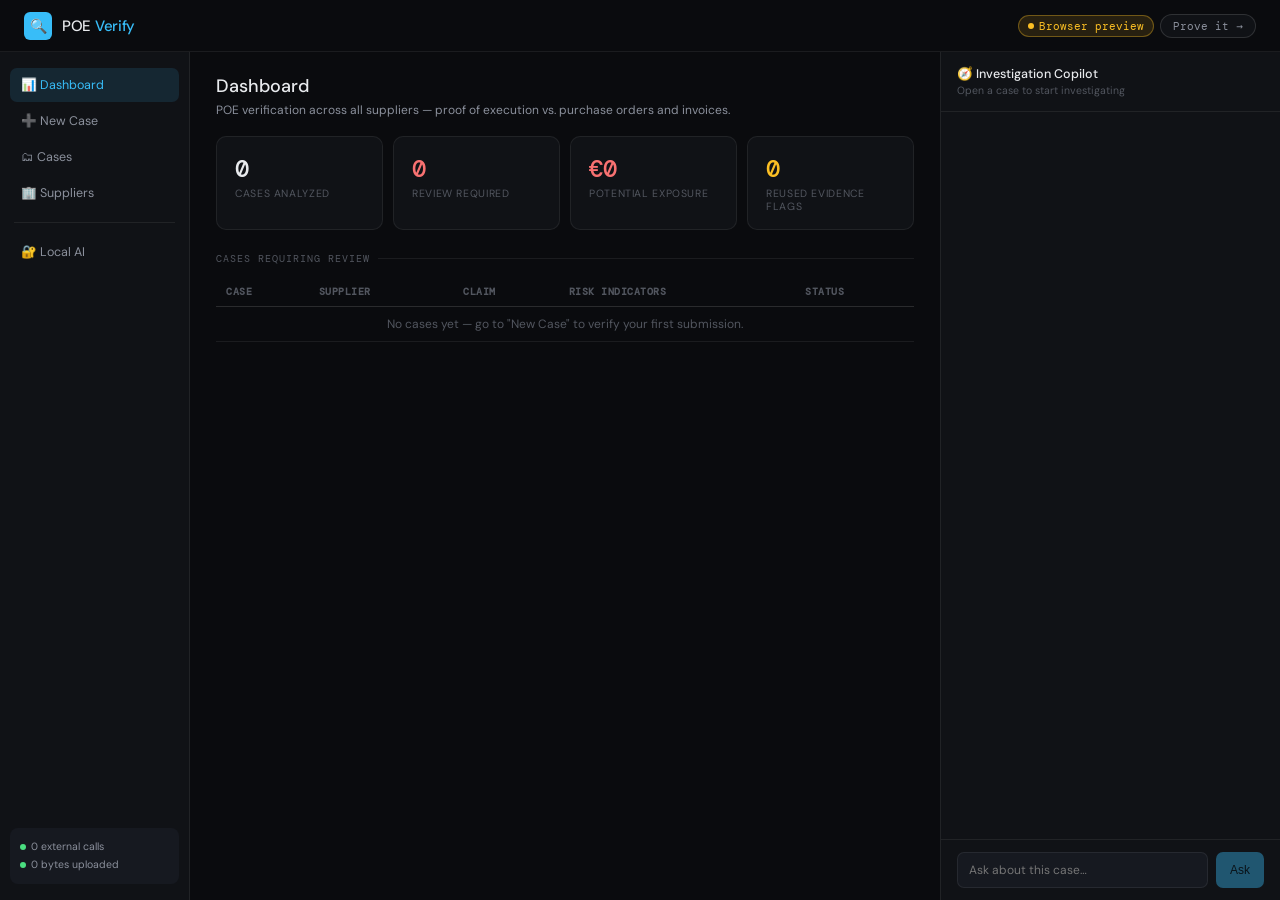
<file: apps/POEVerificationApp/www/index.html>
<!DOCTYPE html>
<html lang="en">
<head>
<meta charset="UTF-8">
<meta name="viewport" content="width=device-width, initial-scale=1.0">
<title>POE Verification Analyst — On-Device AI</title>
<link href="https://fonts.googleapis.com/css2?family=DM+Mono:ital,wght@0,300;0,400;0,500;1,300&family=DM+Sans:ital,opsz,wght@0,9..40,300;0,9..40,400;0,9..40,500;1,9..40,300&display=swap" rel="stylesheet">
<style>
:root {
  --bg:#0a0b0e;--bg2:#101216;--bg3:#161920;
  --border:rgba(255,255,255,0.07);--border2:rgba(255,255,255,0.13);
  --text:#e8eaed;--text2:#8b909c;--text3:#52565f;
  --accent:#38bdf8;--accent2:#0ea5e9;--accent-dim:rgba(56,189,248,0.12);--accent-dim2:rgba(56,189,248,0.06);
  --red:#f87171;--red-dim:rgba(248,113,113,0.12);
  --green:#4ade80;--green-dim:rgba(74,222,128,0.12);
  --amber:#fbbf24;--amber-dim:rgba(251,191,36,0.12);
  --violet:#a78bfa;--violet-dim:rgba(167,139,250,0.12);
  --mono:'DM Mono',monospace;--sans:'DM Sans',sans-serif;
  --r:10px;--r2:6px;
}
*,*::before,*::after{box-sizing:border-box;margin:0;padding:0;}
html{font-size:14px;}
body{background:var(--bg);color:var(--text);font-family:var(--sans);min-height:100vh;display:flex;flex-direction:column;}
::-webkit-scrollbar{width:4px;}
::-webkit-scrollbar-track{background:var(--bg2);}
::-webkit-scrollbar-thumb{background:var(--bg3);border-radius:2px;}
@keyframes fadeIn{from{opacity:0;transform:translateY(4px);}to{opacity:1;transform:translateY(0);}}
@keyframes spin{to{transform:rotate(360deg);}}

nav{display:flex;align-items:center;justify-content:space-between;padding:0 24px;height:52px;border-bottom:1px solid var(--border);background:var(--bg);position:sticky;top:0;z-index:200;}
.nav-brand{display:flex;align-items:center;gap:10px;}
.nav-logo{width:28px;height:28px;background:var(--accent);border-radius:6px;display:flex;align-items:center;justify-content:center;font-size:14px;}
.nav-title{font-size:15px;font-weight:500;letter-spacing:-0.02em;}
.nav-title span{color:var(--accent);}
.nav-pills{display:flex;gap:6px;align-items:center;}
.pill{font-size:11px;font-family:var(--mono);padding:3px 9px;border-radius:20px;border:1px solid var(--border2);color:var(--text2);background:var(--bg2);}
.pill.local{border-color:rgba(74,222,128,0.35);color:var(--green);background:var(--green-dim);display:flex;align-items:center;gap:5px;}
.pill-dot{width:6px;height:6px;border-radius:50%;background:var(--green);box-shadow:0 0 5px var(--green);}
.proveit-btn{background:var(--bg2);border:1px solid var(--border2);border-radius:20px;padding:4px 12px;font-size:11px;font-family:var(--mono);color:var(--text2);cursor:pointer;transition:all 0.15s;}
.proveit-btn:hover{border-color:var(--accent);color:var(--accent);}

.app{flex:1;display:grid;grid-template-columns:190px 1fr 340px;min-height:0;}

.leftnav{border-right:1px solid var(--border);padding:16px 10px;display:flex;flex-direction:column;gap:2px;background:var(--bg2);}
.nav-item{display:flex;align-items:center;gap:9px;padding:9px 11px;border-radius:7px;font-size:12.5px;color:var(--text2);cursor:pointer;transition:all 0.15s;}
.nav-item:hover{background:var(--bg3);color:var(--text);}
.nav-item.active{background:var(--accent-dim);color:var(--accent);}
.nav-sep{height:1px;background:var(--border);margin:10px 4px;}
.nav-mini-status{margin-top:auto;padding:10px;background:var(--bg3);border-radius:8px;font-size:10.5px;color:var(--text2);line-height:1.7;}
.nav-mini-status .sdot{display:inline-block;width:6px;height:6px;border-radius:50%;margin-right:5px;}

main{overflow-y:auto;padding:22px 26px;}
.view{display:none;}
.view.active{display:block;animation:fadeIn 0.25s ease;}
.sh{font-size:10px;font-family:var(--mono);letter-spacing:0.1em;color:var(--text3);text-transform:uppercase;margin-bottom:12px;display:flex;align-items:center;gap:8px;}
.sh::after{content:'';flex:1;height:1px;background:var(--border);}
.page-title{font-size:18px;font-weight:500;margin-bottom:4px;}
.page-sub{font-size:12px;color:var(--text2);margin-bottom:18px;}

.stat-row{display:grid;grid-template-columns:repeat(4,1fr);gap:10px;margin-bottom:22px;}
.stat-card{background:var(--bg2);border:1px solid var(--border);border-radius:var(--r);padding:16px 18px;}
.stat-v{font-family:var(--mono);font-size:24px;font-weight:500;color:var(--text);}
.stat-l{font-size:10.5px;color:var(--text3);text-transform:uppercase;letter-spacing:0.06em;margin-top:3px;}
.stat-card.alert .stat-v{color:var(--red);}
.stat-card.warn .stat-v{color:var(--amber);}
.stat-card.good .stat-v{color:var(--green);}

.upload-row{display:flex;gap:10px;margin-bottom:22px;align-items:stretch;}
.upload-zone{flex:1;border:1px dashed var(--border2);border-radius:var(--r);background:var(--bg2);padding:20px;text-align:center;cursor:pointer;transition:all 0.2s;position:relative;}
.upload-zone:hover,.upload-zone.drag{border-color:var(--accent);background:var(--accent-dim2);}
.upload-title{font-size:13px;font-weight:500;margin-bottom:3px;}
.upload-sub{font-size:11px;color:var(--text2);}
.demo-btn{background:var(--bg2);border:1px solid var(--border2);border-radius:var(--r);padding:0 22px;font-size:12px;font-family:var(--mono);color:var(--text2);cursor:pointer;transition:all 0.15s;white-space:nowrap;}
.demo-btn:hover{border-color:var(--green);color:var(--green);}

.data-table{width:100%;border-collapse:collapse;font-size:12px;}
.data-table th{text-align:left;font-family:var(--mono);font-size:10px;color:var(--text3);text-transform:uppercase;letter-spacing:0.05em;padding:8px 10px;border-bottom:1px solid var(--border2);}
.data-table td{padding:9px 10px;border-bottom:1px solid var(--border);}
.data-table tr.clickable{cursor:pointer;transition:background 0.15s;}
.data-table tr.clickable:hover{background:var(--bg2);}
.risk-badge{font-family:var(--mono);font-size:11px;font-weight:500;padding:2px 8px;border-radius:10px;white-space:nowrap;}
.risk-review{background:var(--red-dim);color:var(--red);}
.risk-approved{background:var(--green-dim);color:var(--green);}
.risk-pending{background:var(--amber-dim);color:var(--amber);}
.empty-note{font-size:12px;color:var(--text3);padding:16px 0;text-align:center;}

.back-link{font-size:11px;color:var(--text2);cursor:pointer;margin-bottom:14px;display:inline-flex;align-items:center;gap:5px;}
.back-link:hover{color:var(--accent);}
.case-header{display:flex;align-items:center;justify-content:space-between;margin-bottom:18px;flex-wrap:wrap;gap:10px;}
.case-id{font-size:20px;font-weight:500;font-family:var(--mono);}
.case-actions{display:flex;gap:8px;}
.btn{padding:8px 16px;border-radius:7px;font-size:12px;font-weight:500;cursor:pointer;border:1px solid var(--border2);background:var(--bg2);color:var(--text2);transition:all 0.15s;}
.btn:hover{border-color:var(--text);color:var(--text);}
.btn.primary{background:var(--accent);color:#00131c;border-color:var(--accent);}
.btn.primary:hover{background:var(--accent2);}
.btn:disabled{opacity:0.4;cursor:not-allowed;}

.exposure-box{display:flex;align-items:center;gap:20px;background:var(--bg2);border:1px solid var(--border);border-radius:var(--r);padding:18px 20px;margin-bottom:18px;}
.exposure-num{font-family:var(--mono);font-size:30px;font-weight:500;}
.exposure-num.alert{color:var(--red);}
.exposure-num.clean{color:var(--green);}
.exposure-meta{flex:1;}
.exposure-label{font-size:11px;color:var(--text2);text-transform:uppercase;letter-spacing:0.05em;margin-bottom:2px;}
.exposure-sub{font-size:12px;color:var(--text2);}

.card{background:var(--bg2);border:1px solid var(--border);border-radius:var(--r);padding:16px 18px;margin-bottom:16px;}
.card-title{font-size:12.5px;font-weight:500;margin-bottom:12px;display:flex;align-items:center;gap:7px;}

.matrix-cell-bad{color:var(--red);font-weight:500;}
.matrix-cell-good{color:var(--green);}
.matrix-badge{display:inline-block;width:9px;height:9px;border-radius:50%;}
.matrix-badge.bad{background:var(--red);box-shadow:0 0 6px var(--red);}
.matrix-badge.good{background:var(--green);}

.risk-item{display:flex;gap:10px;align-items:flex-start;padding:10px 0;border-bottom:1px solid var(--border);}
.risk-item:last-child{border-bottom:none;}
.risk-icon{width:22px;height:22px;border-radius:50%;display:flex;align-items:center;justify-content:center;font-size:12px;flex-shrink:0;margin-top:1px;}
.risk-icon.high{background:var(--red-dim);color:var(--red);}
.risk-icon.med{background:var(--amber-dim);color:var(--amber);}
.risk-body{flex:1;}
.risk-title{font-size:12.5px;font-weight:500;margin-bottom:2px;}
.risk-desc{font-size:11.5px;color:var(--text2);line-height:1.5;}

.doc-row{display:flex;align-items:center;gap:12px;padding:10px 0;border-bottom:1px solid var(--border);}
.doc-row:last-child{border-bottom:none;}
.doc-icon{width:30px;height:30px;border-radius:7px;background:var(--bg3);display:flex;align-items:center;justify-content:center;font-size:14px;flex-shrink:0;}
.doc-name{font-size:12.5px;font-weight:500;}
.doc-meta{font-size:11px;color:var(--text3);}
.doc-extract-out{margin-top:8px;padding:10px 12px;background:var(--bg3);border-radius:7px;font-family:var(--mono);font-size:10.5px;color:var(--text2);white-space:pre-wrap;max-height:160px;overflow-y:auto;display:none;}
.doc-extract-out.visible{display:block;}

.photo-grid{display:grid;grid-template-columns:repeat(3,1fr);gap:10px;margin-bottom:12px;}
.photo-thumb{background:var(--bg3);border-radius:7px;overflow:hidden;border:1px solid var(--border);}
.photo-thumb img{width:100%;display:block;}
.photo-thumb .caption{font-size:10px;color:var(--text2);padding:5px 8px;font-family:var(--mono);}

.timeline{position:relative;padding-left:20px;}
.timeline::before{content:'';position:absolute;left:5px;top:4px;bottom:4px;width:1px;background:var(--border2);}
.tl-item{position:relative;padding-bottom:16px;}
.tl-item:last-child{padding-bottom:0;}
.tl-dot{position:absolute;left:-20px;top:3px;width:10px;height:10px;border-radius:50%;background:var(--accent);border:2px solid var(--bg2);}
.tl-item.warn .tl-dot{background:var(--amber);}
.tl-date{font-family:var(--mono);font-size:10.5px;color:var(--text3);}
.tl-label{font-size:12.5px;margin-top:1px;}

.reuse-result{margin-top:10px;}
.reuse-chain{display:flex;flex-direction:column;align-items:center;gap:4px;margin-bottom:14px;}
.reuse-fp{font-family:var(--mono);font-size:10.5px;color:var(--text2);background:var(--bg3);padding:8px 12px;border-radius:7px;text-align:center;max-width:520px;}
.reuse-arrow{color:var(--text3);font-size:14px;}

.loading-inline{display:inline-flex;align-items:center;gap:7px;font-size:11.5px;color:var(--text2);}
.spinner{width:12px;height:12px;border:2px solid var(--border2);border-top-color:var(--accent);border-radius:50%;animation:spin 0.7s linear infinite;}

/* ── RIGHT PANEL: Investigation Copilot ── */
.copilot{border-left:1px solid var(--border);background:var(--bg2);display:flex;flex-direction:column;min-height:0;}
.copilot-head{padding:14px 16px;border-bottom:1px solid var(--border);}
.copilot-title{font-size:12.5px;font-weight:500;display:flex;align-items:center;gap:7px;}
.copilot-sub{font-size:10.5px;color:var(--text3);margin-top:2px;}
.copilot-body{flex:1;overflow-y:auto;padding:14px 16px;display:flex;flex-direction:column;gap:10px;}
.msg{font-size:12px;line-height:1.55;padding:9px 11px;border-radius:9px;max-width:100%;}
.msg.user{background:var(--accent-dim);color:var(--text);align-self:flex-end;}
.msg.ai{background:var(--bg3);color:var(--text);}
.msg.ai.typing{color:var(--text2);font-style:italic;}
.copilot-examples{display:flex;flex-direction:column;gap:6px;padding:0 16px 10px;}
.copilot-chip{font-size:11px;text-align:left;background:var(--bg3);border:1px solid var(--border2);color:var(--text2);border-radius:7px;padding:7px 10px;cursor:pointer;transition:all 0.15s;}
.copilot-chip:hover{border-color:var(--accent);color:var(--accent);}
.copilot-input-row{padding:12px 16px;border-top:1px solid var(--border);display:flex;gap:8px;}
.copilot-input{flex:1;background:var(--bg3);border:1px solid var(--border);border-radius:7px;padding:9px 11px;font-size:12px;color:var(--text);font-family:var(--sans);}
.copilot-input:focus{outline:none;border-color:var(--accent);}
.copilot-send{background:var(--accent);color:#00131c;border:none;border-radius:7px;padding:0 14px;font-size:12px;font-weight:500;cursor:pointer;}
.copilot-send:disabled{opacity:0.4;cursor:not-allowed;}

/* ── Suppliers ── */
.supplier-grid{display:grid;grid-template-columns:repeat(3,1fr);gap:10px;margin-bottom:8px;}
.supplier-card{background:var(--bg2);border:1px solid var(--border);border-radius:var(--r);padding:16px;cursor:pointer;transition:all 0.15s;}
.supplier-card:hover{border-color:var(--accent);}
.supplier-name{font-size:13.5px;font-weight:500;margin-bottom:8px;}
.supplier-mini-stats{display:flex;gap:14px;font-size:11px;color:var(--text2);}
.supplier-mini-stats b{color:var(--text);font-family:var(--mono);}

/* ── Local AI panel ── */
.security-grid{display:grid;grid-template-columns:1fr 1fr;gap:10px;}
.sec-row{display:flex;justify-content:space-between;padding:10px 14px;background:var(--bg3);border-radius:7px;font-size:12px;}
.sec-row b{font-family:var(--mono);}
.sec-row.ok b{color:var(--green);}

.toast-wrap{position:fixed;bottom:20px;left:50%;transform:translateX(-50%);z-index:999;display:flex;flex-direction:column;gap:8px;align-items:center;}
.toast{background:var(--bg3);border:1px solid var(--border2);color:var(--text);font-size:12px;padding:9px 16px;border-radius:20px;animation:fadeIn 0.2s ease;box-shadow:0 4px 14px rgba(0,0,0,0.4);}
</style>
</head>
<body>

<nav>
  <div class="nav-brand">
    <div class="nav-logo">🔍</div>
    <div class="nav-title">POE <span>Verify</span></div>
  </div>
  <div class="nav-pills">
    <span class="pill local" id="localPill"><span class="pill-dot"></span> Local AI</span>
    <button class="proveit-btn" id="proveItBtn">Prove it →</button>
  </div>
</nav>

<div class="app">
  <div class="leftnav">
    <div class="nav-item active" data-view="dashboard">📊 Dashboard</div>
    <div class="nav-item" data-view="newcase">➕ New Case</div>
    <div class="nav-item" data-view="cases">🗂 Cases</div>
    <div class="nav-item" data-view="suppliers">🏢 Suppliers</div>
    <div class="nav-sep"></div>
    <div class="nav-item" data-view="localai">🔐 Local AI</div>
    <div class="nav-mini-status" id="navMiniStatus">
      <div><span class="sdot" style="background:var(--green)"></span>0 external calls</div>
      <div><span class="sdot" style="background:var(--green)"></span>0 bytes uploaded</div>
    </div>
  </div>

  <main>
    <!-- DASHBOARD -->
    <div class="view active" id="view-dashboard">
      <div class="page-title">Dashboard</div>
      <div class="page-sub">POE verification across all suppliers — proof of execution vs. purchase orders and invoices.</div>

      <div class="stat-row" id="dashStats"></div>

      <div class="sh">Cases Requiring Review</div>
      <table class="data-table">
        <thead><tr><th>Case</th><th>Supplier</th><th>Claim</th><th>Risk Indicators</th><th>Status</th></tr></thead>
        <tbody id="dashReviewTable"><tr><td colspan="5" class="empty-note">No cases yet — go to "New Case" to verify your first submission.</td></tr></tbody>
      </table>
    </div>

    <!-- VERIFY NEW SUBMISSION -->
    <div class="view" id="view-newcase">
      <div class="page-title">Verify New Submission</div>
      <div class="page-sub">Drop a real Purchase Order, Invoice, and Proof of Execution — the app extracts structured fields on-device and runs the same verification engine used for every case.</div>

      <div class="card">
        <div class="card-title">Supplier name</div>
        <input id="newCaseSupplier" placeholder="e.g. GlobalTech Partners" class="copilot-input" style="width:100%;max-width:360px;">
      </div>

      <div class="upload-row" style="flex-direction:column;">
        <div class="upload-zone" data-doc="po" style="text-align:left;padding:14px 18px;">
          <div class="upload-title" id="newDropPoLabel" data-default-label="📄 Purchase Order (PDF)">📄 Purchase Order (PDF)</div>
          <div class="upload-sub">Click or drop the PO document</div>
          <input type="file" accept="application/pdf">
        </div>
        <div class="upload-zone" data-doc="invoice" style="text-align:left;padding:14px 18px;">
          <div class="upload-title" id="newDropInvoiceLabel" data-default-label="📄 Invoice (PDF)">📄 Invoice (PDF)</div>
          <div class="upload-sub">Click or drop the invoice document</div>
          <input type="file" accept="application/pdf">
        </div>
        <div class="upload-zone" data-doc="poe" style="text-align:left;padding:14px 18px;">
          <div class="upload-title" id="newDropPoeLabel" data-default-label="📄 Proof of Execution (PDF)">📄 Proof of Execution (PDF)</div>
          <div class="upload-sub">Click or drop the POE document</div>
          <input type="file" accept="application/pdf">
        </div>
        <div class="upload-zone" data-doc="photos" style="text-align:left;padding:14px 18px;">
          <div class="upload-title" id="newDropPhotosLabel" data-default-label="🖼 POE Photos (optional)">🖼 POE Photos (optional)</div>
          <div class="upload-sub">Click or drop one or more photos</div>
          <input type="file" accept="image/*" multiple>
        </div>
      </div>

      <button class="btn primary" id="extractNewCaseBtn" disabled>🔎 Extract &amp; Verify</button>
      <div id="newCaseStatus" style="margin-top:10px;font-size:12px;"></div>
    </div>

    <!-- CASES LIST -->
    <div class="view" id="view-cases">
      <div class="page-title">Cases</div>
      <div class="page-sub" id="casesSub">All POE verification cases.</div>
      <table class="data-table">
        <thead><tr><th>Case</th><th>Supplier</th><th>PO Qty</th><th>Inv Qty</th><th>POE Qty</th><th>Claim</th><th>Status</th></tr></thead>
        <tbody id="casesTable"><tr><td colspan="7" class="empty-note">No cases yet — go to "New Case" to verify your first submission.</td></tr></tbody>
      </table>
    </div>

    <!-- CASE DETAIL (dynamic) -->
    <div class="view" id="view-casedetail">
      <div class="back-link" data-back="cases">← Back to cases</div>
      <div id="caseDetailBody"></div>
    </div>

    <!-- SUPPLIERS LIST -->
    <div class="view" id="view-suppliers">
      <div class="page-title">Suppliers</div>
      <div class="page-sub">Historical verification performance by supplier.</div>
      <div class="supplier-grid" id="supplierGrid"></div>
    </div>

    <!-- SUPPLIER DETAIL (dynamic) -->
    <div class="view" id="view-supplierdetail">
      <div class="back-link" data-back="suppliers">← Back to suppliers</div>
      <div id="supplierDetailBody"></div>
    </div>

    <!-- LOCAL AI -->
    <div class="view" id="view-localai">
      <div class="page-title">Local AI Security</div>
      <div class="page-sub">This entire application runs its AI inference on this device.</div>
      <div class="card">
        <div class="card-title">🔐 On-device architecture</div>
        <div class="security-grid">
          <div class="sec-row ok"><span>AI inference</span><b>LOCAL</b></div>
          <div class="sec-row ok"><span>Customer data uploaded</span><b>0</b></div>
          <div class="sec-row ok"><span>External AI API calls</span><b>0</b></div>
          <div class="sec-row ok"><span>Internet required</span><b>NO*</b></div>
          <div class="sec-row ok"><span>AI model</span><b>Local (Phi Silica)</b></div>
          <div class="sec-row ok"><span>Hardware acceleration</span><b>NPU</b></div>
        </div>
        <p style="font-size:11px;color:var(--text3);margin-top:12px;line-height:1.6;">
          Document text extraction (PdfPig / on-device OCR), image understanding (on-device image description),
          evidence-reuse search (on-device semantic index), and the Investigation Copilot all run through
          <code>Microsoft.Windows.AI.*</code> APIs directly on this PC's NPU — no document, photo, or financial figure
          is ever sent to an external service. *Internet is not required for inference once the on-device model is provisioned.
        </p>
      </div>
      <div class="card">
        <div class="card-title">⚙ Model readiness</div>
        <button class="btn" id="checkReadyBtn">Check on-device model</button>
        <span id="readyResult" style="margin-left:10px;font-size:12px;"></span>
      </div>
    </div>
  </main>

  <!-- INVESTIGATION COPILOT -->
  <div class="copilot">
    <div class="copilot-head">
      <div class="copilot-title">🧭 Investigation Copilot</div>
      <div class="copilot-sub" id="copilotContext">Open a case to start investigating</div>
    </div>
    <div class="copilot-body" id="copilotBody"></div>
    <div class="copilot-examples" id="copilotExamples"></div>
    <div class="copilot-input-row">
      <input class="copilot-input" id="copilotInput" placeholder="Ask about this case…" disabled>
      <button class="copilot-send" id="copilotSend" disabled>Ask</button>
    </div>
  </div>
</div>

<div class="toast-wrap" id="toastWrap"></div>

<script src="app.js"></script>
</body>
</html>
</file>
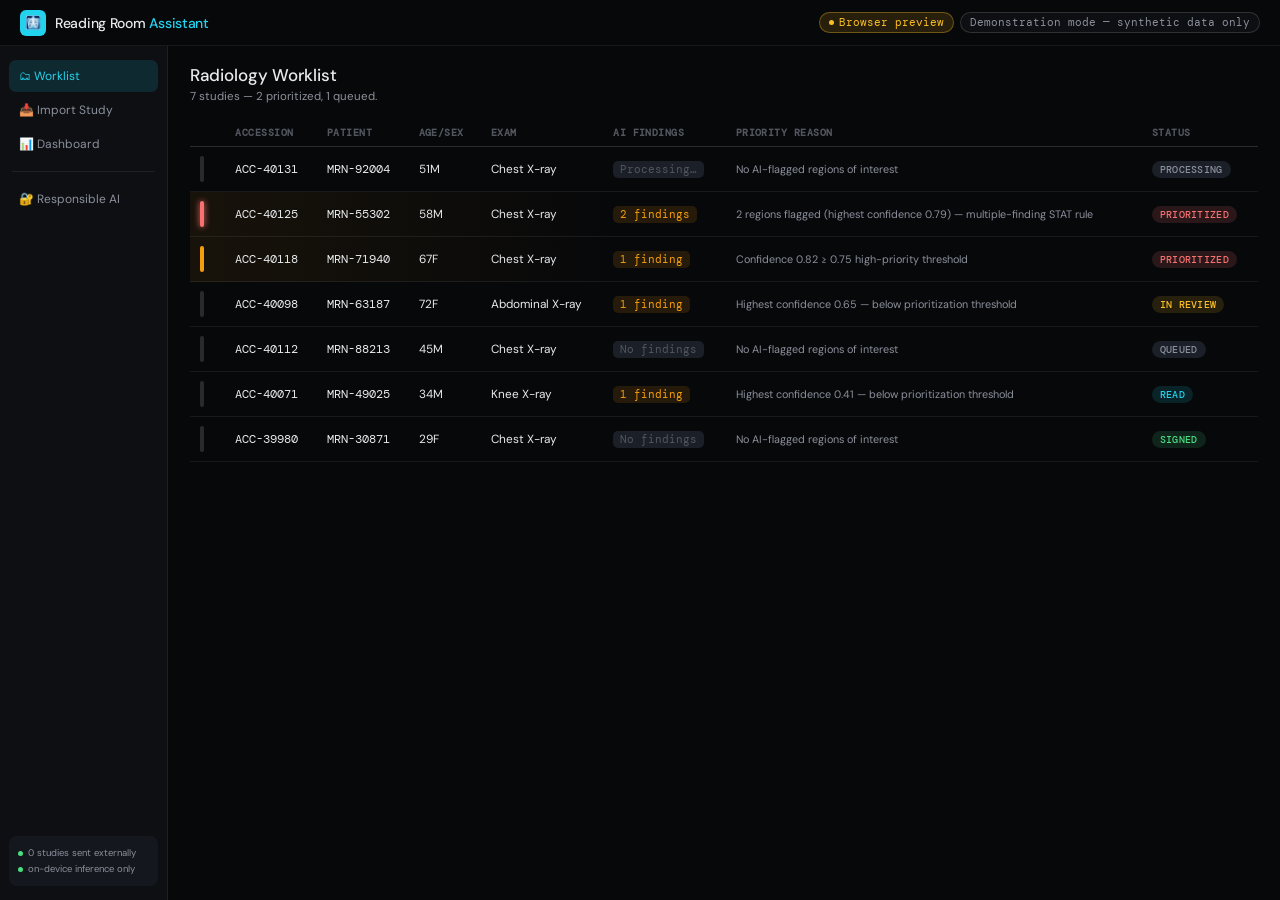
<file: apps/ReadingRoomAssistantApp/www/index.html>
<!DOCTYPE html>
<html lang="en">
<head>
<meta charset="UTF-8">
<meta name="viewport" content="width=device-width, initial-scale=1.0">
<title>Reading Room Assistant — On-Device AI</title>
<link href="https://fonts.googleapis.com/css2?family=DM+Mono:ital,wght@0,300;0,400;0,500;1,300&family=DM+Sans:ital,opsz,wght@0,9..40,300;0,9..40,400;0,9..40,500;1,9..40,300&display=swap" rel="stylesheet">
<style>
:root {
  --bg:#07080a;--bg2:#0d0f13;--bg3:#14171d;--bg4:#1b1f27;
  --border:rgba(255,255,255,0.07);--border2:rgba(255,255,255,0.14);
  --text:#e8eaed;--text2:#8b909c;--text3:#52565f;
  --ai:#f59e0b;--ai-dim:rgba(245,158,11,0.13);--ai-dim2:rgba(245,158,11,0.06);
  --md:#22d3ee;--md-dim:rgba(34,211,238,0.13);--md-dim2:rgba(34,211,238,0.06);
  --red:#f87171;--red-dim:rgba(248,113,113,0.14);
  --green:#4ade80;--green-dim:rgba(74,222,128,0.13);
  --amber:#fbbf24;--amber-dim:rgba(251,191,36,0.13);
  --mono:'DM Mono',monospace;--sans:'DM Sans',sans-serif;
  --r:9px;--r2:6px;
}
*,*::before,*::after{box-sizing:border-box;margin:0;padding:0;}
html{font-size:13.5px;}
body{background:var(--bg);color:var(--text);font-family:var(--sans);min-height:100vh;display:flex;flex-direction:column;user-select:none;}
input,textarea{user-select:text;}
::-webkit-scrollbar{width:4px;height:4px;}
::-webkit-scrollbar-track{background:var(--bg2);}
::-webkit-scrollbar-thumb{background:var(--bg4);border-radius:2px;}
@keyframes fadeIn{from{opacity:0;transform:translateY(3px);}to{opacity:1;transform:translateY(0);}}
@keyframes spin{to{transform:rotate(360deg);}}
@keyframes pulse{0%,100%{opacity:1;}50%{opacity:0.45;}}

nav{display:flex;align-items:center;justify-content:space-between;padding:0 20px;height:46px;border-bottom:1px solid var(--border);background:var(--bg);position:sticky;top:0;z-index:300;flex-shrink:0;}
.nav-brand{display:flex;align-items:center;gap:9px;}
.nav-logo{width:26px;height:26px;background:var(--md);border-radius:6px;display:flex;align-items:center;justify-content:center;font-size:13px;}
.nav-title{font-size:14px;font-weight:500;letter-spacing:-0.02em;}
.nav-title span{color:var(--md);}
.nav-pills{display:flex;gap:6px;align-items:center;}
.pill{font-size:10.5px;font-family:var(--mono);padding:3px 9px;border-radius:20px;border:1px solid var(--border2);color:var(--text2);background:var(--bg2);}
.pill.local{border-color:rgba(74,222,128,0.35);color:var(--green);background:var(--green-dim);display:flex;align-items:center;gap:5px;}
.pill-dot{width:5px;height:5px;border-radius:50%;background:var(--green);box-shadow:0 0 5px var(--green);}

.shell{flex:1;display:grid;grid-template-columns:168px 1fr;min-height:0;}
.leftnav{border-right:1px solid var(--border);padding:14px 9px;display:flex;flex-direction:column;gap:2px;background:var(--bg2);flex-shrink:0;}
.nav-item{display:flex;align-items:center;gap:8px;padding:8px 10px;border-radius:7px;font-size:12px;color:var(--text2);cursor:pointer;transition:all 0.15s;}
.nav-item:hover{background:var(--bg3);color:var(--text);}
.nav-item.active{background:var(--md-dim);color:var(--md);}
.nav-sep{height:1px;background:var(--border);margin:9px 3px;}
.nav-mini{margin-top:auto;padding:9px;background:var(--bg3);border-radius:8px;font-size:9.5px;color:var(--text2);line-height:1.7;}
.nav-mini .sdot{display:inline-block;width:5px;height:5px;border-radius:50%;margin-right:5px;}

.view{display:none;overflow:hidden;min-height:0;}
.view.active{display:flex;flex-direction:column;min-height:0;animation:fadeIn 0.2s ease;}

/* ── WORKLIST ── */
.wl-wrap{padding:18px 22px;overflow-y:auto;}
.page-title{font-size:17px;font-weight:500;margin-bottom:3px;}
.page-sub{font-size:11.5px;color:var(--text2);margin-bottom:16px;}
.data-table{width:100%;border-collapse:collapse;font-size:11.8px;}
.data-table th{text-align:left;font-family:var(--mono);font-size:9.5px;color:var(--text3);text-transform:uppercase;letter-spacing:0.05em;padding:7px 10px;border-bottom:1px solid var(--border2);}
.data-table td{padding:9px 10px;border-bottom:1px solid var(--border);vertical-align:middle;}
.data-table tr.clickable{cursor:pointer;transition:background 0.12s;}
.data-table tr.clickable:hover{background:var(--bg3);}
.data-table tr.pri-row{background:linear-gradient(90deg, rgba(245,158,11,0.07), transparent 40%);}
.pri-stripe{width:4px;height:26px;border-radius:2px;display:inline-block;vertical-align:middle;margin-right:8px;}
.pri-stripe.stat{background:var(--red);box-shadow:0 0 6px var(--red);}
.pri-stripe.high{background:var(--ai);}
.pri-stripe.routine{background:var(--border2);}
.status-badge{font-family:var(--mono);font-size:10px;font-weight:500;padding:2px 8px;border-radius:10px;white-space:nowrap;text-transform:uppercase;letter-spacing:0.03em;}
.status-badge.queued{background:var(--bg4);color:var(--text2);}
.status-badge.processing{background:var(--bg4);color:var(--text2);animation:pulse 1.6s ease-in-out infinite;}
.status-badge.prioritized{background:var(--red-dim);color:var(--red);}
.status-badge.in_review{background:var(--amber-dim);color:var(--amber);}
.status-badge.read{background:var(--md-dim);color:var(--md);}
.status-badge.signed{background:var(--green-dim);color:var(--green);}
.ai-chip{font-family:var(--mono);font-size:10.5px;color:var(--ai);background:var(--ai-dim);padding:2px 7px;border-radius:5px;white-space:nowrap;}
.ai-chip.none{color:var(--text3);background:var(--bg4);}
.empty-note{font-size:11.5px;color:var(--text3);padding:14px 0;text-align:center;}

/* ── STUDY READING VIEW ── */
.study-view{flex:1;display:grid;grid-template-columns:1fr 360px;min-height:0;}
.study-top{grid-column:1 / -1;display:flex;align-items:center;justify-content:space-between;padding:10px 18px;border-bottom:1px solid var(--border);background:var(--bg2);flex-wrap:wrap;gap:8px;}
.back-link{font-size:11px;color:var(--text2);cursor:pointer;display:inline-flex;align-items:center;gap:5px;margin-right:14px;}
.back-link:hover{color:var(--md);}
.study-info{display:flex;align-items:center;gap:16px;flex-wrap:wrap;font-size:11.5px;}
.study-info b{font-family:var(--mono);}
.study-info .sep{color:var(--text3);}
.proc-strip{font-family:var(--mono);font-size:10.5px;color:var(--text2);background:var(--bg3);padding:4px 10px;border-radius:6px;}

.viewer-pane{display:flex;flex-direction:column;min-height:0;border-right:1px solid var(--border);}
.viewer-toolbar{display:flex;align-items:center;gap:6px;padding:8px 12px;border-bottom:1px solid var(--border);background:var(--bg2);flex-wrap:wrap;}
.tbtn{background:var(--bg3);border:1px solid var(--border2);color:var(--text2);border-radius:6px;padding:5px 10px;font-size:11px;cursor:pointer;transition:all .15s;}
.tbtn:hover{border-color:var(--text);color:var(--text);}
.tbtn.active{background:var(--md-dim);border-color:var(--md);color:var(--md);}
.tb-sep{width:1px;height:18px;background:var(--border2);margin:0 4px;}
.tb-label{font-size:10px;color:var(--text3);font-family:var(--mono);margin-right:2px;}
.tb-slider{width:80px;accent-color:var(--md);}

.viewer-stage{flex:1;position:relative;overflow:hidden;background:#000;display:flex;align-items:center;justify-content:center;cursor:grab;}
.viewer-stage.drawing{cursor:crosshair;}
.viewer-stage.grabbing{cursor:grabbing;}
.viewer-canvas{position:relative;transform-origin:center center;}
.viewer-canvas img{display:block;max-width:none;pointer-events:none;}
.viewer-split{display:flex;flex:1;min-height:0;}
.viewer-split .half{flex:1;position:relative;overflow:hidden;background:#000;display:flex;align-items:center;justify-content:center;}
.viewer-split .half img{max-width:100%;max-height:100%;filter:grayscale(1);}
.viewer-split .half-label{position:absolute;top:8px;left:8px;font-family:var(--mono);font-size:10px;background:rgba(0,0,0,0.6);color:var(--text2);padding:3px 8px;border-radius:5px;z-index:5;}

.bbox{position:absolute;border-radius:3px;pointer-events:none;}
.bbox.ai{border:2px dashed var(--ai);background:rgba(245,158,11,0.06);}
.bbox.ai.rejected{border-color:var(--text3);background:transparent;opacity:0.45;}
.bbox.ai.accepted{border-style:solid;}
.bbox.md{border:2px solid var(--md);background:rgba(34,211,238,0.06);}
.bbox-label{position:absolute;top:-20px;left:-2px;font-family:var(--mono);font-size:9.5px;padding:1px 6px;border-radius:4px;white-space:nowrap;}
.bbox.ai .bbox-label{background:var(--ai);color:#1a1200;}
.bbox.md .bbox-label{background:var(--md);color:#00181c;}

.side-pane{display:flex;flex-direction:column;min-height:0;overflow-y:auto;background:var(--bg2);}
.side-section{border-bottom:1px solid var(--border);padding:14px 16px;}
.side-title{font-size:11.5px;font-weight:500;margin-bottom:10px;display:flex;align-items:center;gap:6px;justify-content:space-between;}
.side-title .badge-src{font-family:var(--mono);font-size:9px;padding:1px 6px;border-radius:4px;text-transform:uppercase;letter-spacing:.04em;}
.badge-src.ai{background:var(--ai-dim);color:var(--ai);}
.badge-src.md{background:var(--md-dim);color:var(--md);}

.finding-card{background:var(--bg3);border:1px solid var(--border);border-left:3px solid var(--ai);border-radius:7px;padding:10px 12px;margin-bottom:9px;}
.finding-card.accepted{border-left-color:var(--green);}
.finding-card.rejected{border-left-color:var(--text3);opacity:0.7;}
.finding-head{display:flex;justify-content:space-between;align-items:flex-start;margin-bottom:6px;}
.finding-type{font-size:12px;font-weight:500;}
.finding-roi{font-size:10.5px;color:var(--text2);margin-top:1px;}
.conf-badge{font-family:var(--mono);font-size:10.5px;color:var(--ai);white-space:nowrap;}
.conf-bar{height:3px;background:var(--bg4);border-radius:2px;margin:6px 0 8px;overflow:hidden;}
.conf-bar-fill{height:100%;background:var(--ai);}
.finding-actions{display:flex;gap:6px;flex-wrap:wrap;}
.fbtn{font-size:10.5px;padding:4px 9px;border-radius:5px;border:1px solid var(--border2);background:var(--bg4);color:var(--text2);cursor:pointer;transition:all .15s;}
.fbtn:hover{border-color:var(--text);color:var(--text);}
.fbtn.accept:hover{border-color:var(--green);color:var(--green);}
.fbtn.reject:hover{border-color:var(--red);color:var(--red);}
.fbtn.active-accept{background:var(--green-dim);border-color:var(--green);color:var(--green);}
.fbtn.active-reject{background:var(--red-dim);border-color:var(--red);color:var(--red);}
.finding-explain{margin-top:8px;padding-top:8px;border-top:1px solid var(--border);font-size:10.5px;color:var(--text2);line-height:1.6;display:none;}
.finding-explain.open{display:block;}
.finding-explain b{color:var(--text);}
.note-input{width:100%;margin-top:6px;background:var(--bg4);border:1px solid var(--border2);border-radius:5px;padding:6px 8px;font-size:11px;color:var(--text);font-family:var(--sans);}

.prior-box{background:var(--bg3);border:1px solid var(--border);border-radius:7px;padding:10px 12px;}
.prior-date{font-family:var(--mono);font-size:10.5px;color:var(--md);margin-bottom:5px;}
.prior-summary{font-size:11.5px;color:var(--text2);line-height:1.55;font-style:italic;}
.prior-none{font-size:11.5px;color:var(--text3);}

.draft-box{background:var(--ai-dim2);border:1px solid rgba(245,158,11,0.3);border-radius:7px;padding:10px 12px;font-size:11.5px;line-height:1.55;color:var(--text);}
.draft-flag{font-family:var(--mono);font-size:9.5px;color:var(--ai);text-transform:uppercase;letter-spacing:.04em;margin-bottom:6px;display:flex;align-items:center;gap:5px;}
.impression-textarea{width:100%;min-height:110px;background:var(--bg3);border:1px solid var(--border);border-radius:7px;padding:10px 11px;font-size:12px;color:var(--text);font-family:var(--sans);resize:vertical;margin-top:8px;}
.impression-textarea:focus{outline:none;border-color:var(--md);}
.impression-textarea:disabled{opacity:0.75;}
.btn{padding:7px 14px;border-radius:7px;font-size:11.5px;font-weight:500;cursor:pointer;border:1px solid var(--border2);background:var(--bg3);color:var(--text2);transition:all 0.15s;}
.btn:hover{border-color:var(--text);color:var(--text);}
.btn.primary{background:var(--md);color:#00181c;border-color:var(--md);}
.btn.primary:hover{background:#0891b2;}
.btn.sign{background:var(--green);color:#00210f;border-color:var(--green);}
.btn.sign:hover{background:#22c55e;}
.btn:disabled{opacity:0.35;cursor:not-allowed;}
.btn-row{display:flex;gap:8px;margin-top:9px;flex-wrap:wrap;}

.signed-banner{background:var(--green-dim);border:1px solid rgba(74,222,128,0.35);color:var(--green);border-radius:7px;padding:9px 11px;font-size:11.5px;display:flex;align-items:center;gap:7px;}

.audit-list{font-size:10.8px;color:var(--text2);display:flex;flex-direction:column;gap:5px;}
.audit-list .a-actor{font-family:var(--mono);font-weight:500;}
.audit-list .a-actor.AI{color:var(--ai);}
.audit-list .a-actor.Radiologist{color:var(--md);}
.audit-list .a-actor.System{color:var(--text3);}
.audit-time{color:var(--text3);font-family:var(--mono);font-size:9.5px;}
.collapse-toggle{font-size:10.5px;color:var(--text2);cursor:pointer;display:flex;align-items:center;gap:5px;}
.collapse-body{display:none;margin-top:8px;}
.collapse-body.open{display:block;}

.loading-inline{display:inline-flex;align-items:center;gap:7px;font-size:11px;color:var(--text2);}
.spinner{width:11px;height:11px;border:2px solid var(--border2);border-top-color:var(--md);border-radius:50%;animation:spin 0.7s linear infinite;}

.kbd{font-family:var(--mono);font-size:9.5px;background:var(--bg4);border:1px solid var(--border2);border-radius:4px;padding:1px 5px;}

/* ── DASHBOARD ── */
.dash-wrap{padding:18px 22px;overflow-y:auto;}
.stat-row{display:grid;grid-template-columns:repeat(4,1fr);gap:10px;margin-bottom:12px;}
.stat-card{background:var(--bg2);border:1px solid var(--border);border-radius:var(--r);padding:14px 16px;}
.stat-v{font-family:var(--mono);font-size:22px;font-weight:500;color:var(--text);}
.stat-l{font-size:10px;color:var(--text3);text-transform:uppercase;letter-spacing:0.05em;margin-top:2px;}
.stat-card.ai .stat-v{color:var(--ai);}
.stat-card.md .stat-v{color:var(--md);}
.stat-card.green .stat-v{color:var(--green);}

/* ── RESPONSIBLE AI ── */
.ra-wrap{padding:18px 22px;overflow-y:auto;max-width:780px;}
.card{background:var(--bg2);border:1px solid var(--border);border-radius:var(--r);padding:16px 18px;margin-bottom:14px;}
.card-title{font-size:12.5px;font-weight:500;margin-bottom:10px;display:flex;align-items:center;gap:7px;}
.security-grid{display:grid;grid-template-columns:1fr 1fr;gap:9px;}
.sec-row{display:flex;justify-content:space-between;padding:9px 12px;background:var(--bg3);border-radius:7px;font-size:11.5px;}
.sec-row b{font-family:var(--mono);}
.sec-row.ok b{color:var(--green);}
.warn-box{background:var(--red-dim);border:1px solid rgba(248,113,113,0.3);border-radius:7px;padding:10px 12px;font-size:11.5px;color:var(--text);line-height:1.6;margin-top:10px;}
</style>
</head>
<body>

<nav>
  <div class="nav-brand">
    <div class="nav-logo">🩻</div>
    <div class="nav-title">Reading Room <span>Assistant</span></div>
  </div>
  <div class="nav-pills">
    <span class="pill local" id="localPill"><span class="pill-dot"></span> Local AI</span>
    <span class="pill">Demonstration mode — synthetic data only</span>
  </div>
</nav>

<div class="shell">
  <div class="leftnav">
    <div class="nav-item active" data-view="worklist">🗂 Worklist</div>
    <div class="nav-item" data-view="import">📥 Import Study</div>
    <div class="nav-item" data-view="dashboard">📊 Dashboard</div>
    <div class="nav-sep"></div>
    <div class="nav-item" data-view="responsibleai">🔐 Responsible AI</div>
    <div class="nav-mini" id="navMini">
      <div><span class="sdot" style="background:var(--green)"></span>0 studies sent externally</div>
      <div><span class="sdot" style="background:var(--green)"></span>on-device inference only</div>
    </div>
  </div>

  <!-- WORKLIST -->
  <div class="view active" id="view-worklist">
    <div class="wl-wrap">
      <div class="page-title">Radiology Worklist</div>
      <div class="page-sub" id="wlSub">Studies awaiting review — prioritized studies are automatically moved to the top.</div>
      <table class="data-table">
        <thead><tr><th></th><th>Accession</th><th>Patient</th><th>Age/Sex</th><th>Exam</th><th>AI findings</th><th>Priority reason</th><th>Status</th></tr></thead>
        <tbody id="worklistBody"></tbody>
      </table>
    </div>
  </div>

  <!-- IMPORT STUDY -->
  <div class="view" id="view-import">
    <div class="wl-wrap" style="max-width:640px;">
      <div class="page-title">Import a Real Study</div>
      <div class="page-sub">Import an image (PNG/JPG) or a DICOM (.dcm) file. No automated region-of-interest
        detection runs on imported studies — there is no validated medical-imaging model in this prototype.
        You'll get a real on-device, general-purpose image description (not a clinical finding), and full
        manual review tools: your own annotations, your own impression, and sign-off.</div>

      <div class="card">
        <div class="card-title">Current study image</div>
        <div class="upload-zone" data-doc="main" style="text-align:left;padding:14px 18px;">
          <div class="upload-title" id="importMainLabel" data-default-label="🩻 Click or drop an image (.dcm, .png, .jpg)">🩻 Click or drop an image (.dcm, .png, .jpg)</div>
          <div class="upload-sub">DICOM files are parsed for real metadata and pixel data on-device</div>
          <input type="file" accept=".dcm,application/dicom,image/png,image/jpeg">
        </div>
        <div id="importParseStatus" style="margin-top:8px;font-size:11.5px;"></div>
      </div>

      <div class="card">
        <div class="card-title">Study details <span style="font-weight:400;color:var(--text3);">(pre-filled from DICOM when available — review and edit)</span></div>
        <div style="display:grid;grid-template-columns:1fr 1fr;gap:10px;">
          <div><label class="tb-label" style="display:block;margin-bottom:4px;">Accession</label><input id="impAccession" class="copilot-input" style="width:100%;" placeholder="ACC-XXXXX"></div>
          <div><label class="tb-label" style="display:block;margin-bottom:4px;">Patient ID</label><input id="impPatientId" class="copilot-input" style="width:100%;" placeholder="MRN-XXXXX"></div>
          <div><label class="tb-label" style="display:block;margin-bottom:4px;">Age</label><input id="impAge" type="number" min="0" max="130" class="copilot-input" style="width:100%;"></div>
          <div><label class="tb-label" style="display:block;margin-bottom:4px;">Sex</label>
            <select id="impSex" class="copilot-input" style="width:100%;">
              <option value="M">M</option><option value="F">F</option><option value="U">Unspecified</option>
            </select>
          </div>
          <div style="grid-column:1 / -1;"><label class="tb-label" style="display:block;margin-bottom:4px;">Exam type</label><input id="impExamType" class="copilot-input" style="width:100%;" placeholder="e.g. Chest X-ray"></div>
        </div>
      </div>

      <div class="card">
        <div class="collapse-toggle" id="importPriorToggle">▸ + Add prior study for comparison (optional)</div>
        <div class="collapse-body" id="importPriorBody" style="margin-top:12px;">
          <div class="upload-zone" data-doc="prior" style="text-align:left;padding:14px 18px;margin-bottom:10px;">
            <div class="upload-title" id="importPriorLabel" data-default-label="🩻 Click or drop the prior image">🩻 Click or drop the prior image</div>
            <div class="upload-sub">Image or DICOM — used for side-by-side comparison only</div>
            <input type="file" accept=".dcm,application/dicom,image/png,image/jpeg">
          </div>
          <label class="tb-label" style="display:block;margin-bottom:4px;">Prior study date</label>
          <input id="impPriorDate" type="date" class="copilot-input" style="width:100%;margin-bottom:10px;">
          <label class="tb-label" style="display:block;margin-bottom:4px;">Prior report summary</label>
          <textarea id="impPriorSummary" class="impression-textarea" style="min-height:70px;" placeholder="Type or paste the prior report's relevant summary…"></textarea>
        </div>
      </div>

      <button class="btn primary" id="importSubmitBtn" disabled>📥 Import Study</button>
      <div id="importSubmitStatus" style="margin-top:10px;font-size:11.5px;"></div>
    </div>
  </div>

  <!-- STUDY READING VIEW -->
  <div class="view" id="view-study">
    <div class="study-top">
      <div style="display:flex;align-items:center;">
        <span class="back-link" data-back="worklist">← Back to worklist</span>
        <div class="study-info" id="studyInfoBar"></div>
      </div>
      <div class="proc-strip" id="procStrip"></div>
    </div>
    <div class="study-view">
      <div class="viewer-pane">
        <div class="viewer-toolbar" id="viewerToolbar"></div>
        <div class="viewer-stage" id="viewerStage">
          <div class="viewer-canvas" id="viewerCanvas"></div>
        </div>
      </div>
      <div class="side-pane" id="sidePane"></div>
    </div>
  </div>

  <!-- DASHBOARD -->
  <div class="view" id="view-dashboard">
    <div class="dash-wrap">
      <div class="page-title">Today's Workload</div>
      <div class="page-sub">Reading-room activity and AI pre-screening metrics for this session.</div>
      <div class="stat-row" id="dashStats1"></div>
      <div class="stat-row" id="dashStats2"></div>
    </div>
  </div>

  <!-- RESPONSIBLE AI -->
  <div class="view" id="view-responsibleai">
    <div class="ra-wrap">
      <div class="page-title">Responsible AI &amp; Local Processing</div>
      <div class="page-sub">This is a clinical decision-support prototype — not an autonomous diagnostic system.</div>

      <div class="card">
        <div class="card-title">🔐 Local reading environment</div>
        <div class="security-grid">
          <div class="sec-row ok"><span>AI text narration</span><b>LOCAL (on-device)</b></div>
          <div class="sec-row ok"><span>Images sent to external service</span><b>0</b></div>
          <div class="sec-row ok"><span>External AI API calls</span><b>0</b></div>
          <div class="sec-row ok"><span>AI model</span><b>Local (Phi Silica)</b></div>
        </div>
        <p style="font-size:11px;color:var(--text3);margin-top:12px;line-height:1.7;">
          Studies are pre-screened and summarized within the local reading environment — AI-generated draft
          impressions and comparison narration run through <code>Microsoft.Windows.AI.Text.LanguageModel</code>
          directly on this PC. This message describes what this local build does; it does not by itself imply
          that any particular deployment meets healthcare data-handling, security, or regulatory requirements —
          those depend on how and where the application is actually deployed.
        </p>
      </div>

      <div class="card">
        <div class="card-title">🤖 What is — and isn't — real AI in this demo</div>
        <p style="font-size:11.5px;color:var(--text2);line-height:1.7;">
          The <b style="color:var(--text)">region-of-interest boxes, confidence scores, and priority flags</b> shown
          on each demo study are pre-authored example data, standing in for what a real medical-imaging detection
          model would output — no image-detection model is connected in this build. The
          <b style="color:var(--text)">AI draft impressions, prior-study comparison narration, and this page's
          copilot answers</b> are genuinely generated live, on-device, by a local language model reasoning only
          over that structured demo data — never inventing a diagnosis, and never sent anywhere off this device.
        </p>
        <div class="warn-box">
          ⚠ This prototype does not diagnose disease. Every AI finding is labeled "possible" and "requires review."
          No output from this application should ever be treated as a confirmed diagnosis or a finalized report
          until a radiologist has explicitly reviewed and signed it.
        </div>
      </div>

      <div class="card">
        <div class="card-title">📥 Imported (real) studies</div>
        <p style="font-size:11.5px;color:var(--text2);line-height:1.7;">
          "Import Study" accepts a real image or DICOM file. DICOM parsing (patient/study metadata, pixel data
          rendering) is real, deterministic file parsing — the same kind of local processing this app uses for
          the demo PDFs in its sibling apps, not AI. <b style="color:var(--text)">No automated region-of-interest
          detection runs on imported studies</b> — this prototype has no validated medical-imaging detection
          model to connect. You do get a real, on-device, general-purpose image caption (via a generic vision
          model, not a radiology-specific one) clearly labeled as such, plus full manual tools: your own
          annotations, your own impression, and sign-off.
        </p>
      </div>

      <div class="card">
        <div class="card-title">📋 Auditability</div>
        <p style="font-size:11.5px;color:var(--text2);line-height:1.7;">
          Every study keeps an audit trail distinguishing AI actions (pre-screening, draft generation) from
          radiologist actions (opening, accepting/rejecting/modifying findings, writing an impression, signing).
          See the "Audit Trail" panel on any study for its full history.
        </p>
      </div>
    </div>
  </div>
</div>

<script src="data.js"></script>
<script src="app.js"></script>
</body>
</html>
</file>
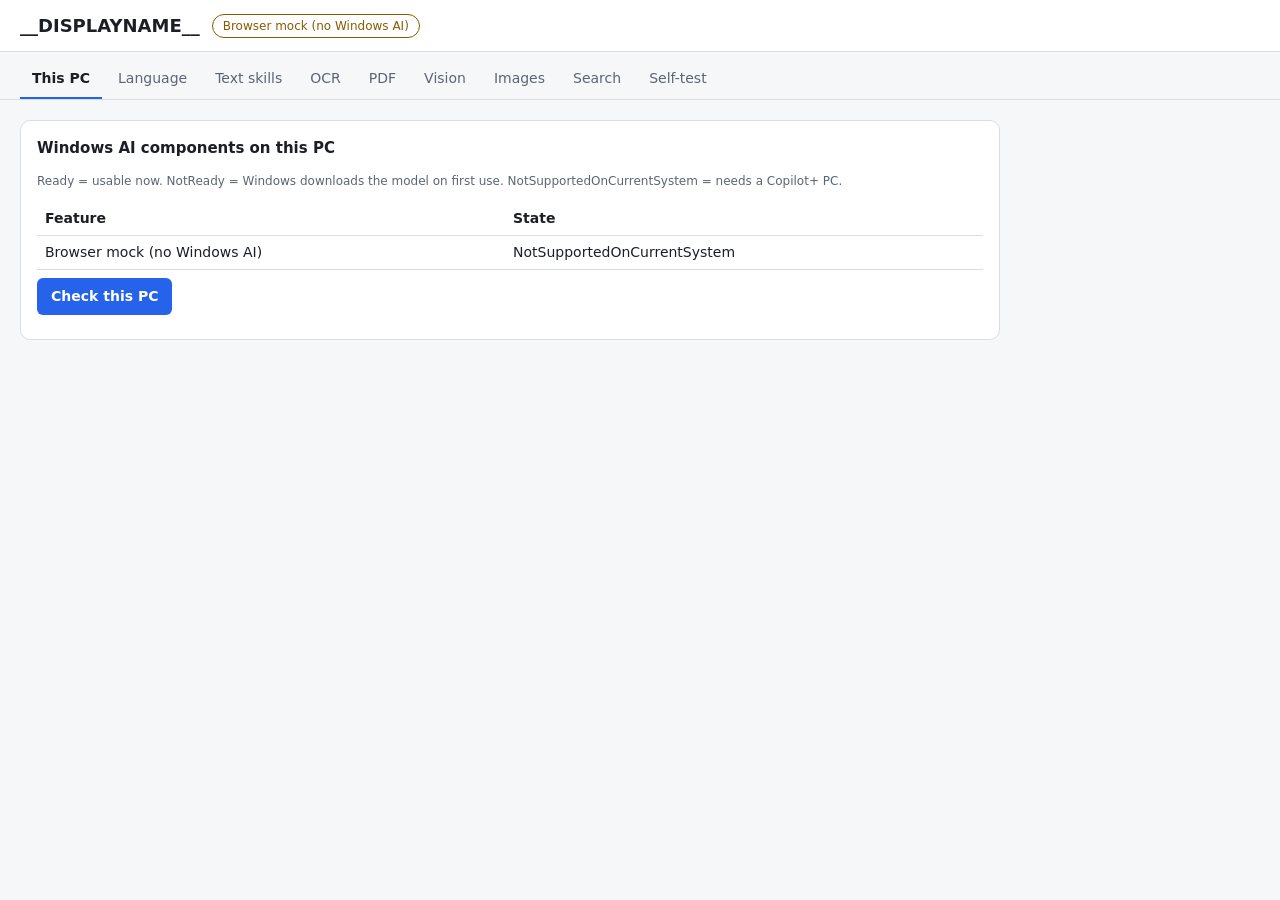
<file: .claude/skills/windows-ondevice-ai-app/template/www/index.html>
<!doctype html>
<html lang="en">
<head>
<meta charset="utf-8">
<meta name="viewport" content="width=device-width, initial-scale=1">
<!-- The page can never call out: only the C# host may use the network. Keep connect-src 'none' unless you have a reason. -->
<meta http-equiv="Content-Security-Policy" content="default-src 'none'; script-src 'self'; style-src 'self' 'unsafe-inline'; img-src 'self' data: blob:; connect-src 'none'; object-src 'none'; base-uri 'none'; form-action 'none'">
<title>__DISPLAYNAME__</title>
<link rel="stylesheet" href="style.css">
</head>
<body>
<header>
  <h1>__DISPLAYNAME__</h1>
  <span id="mode" class="pill"></span>
</header>
<nav id="tabs" role="tablist"></nav>
<main id="panels"></main>
<script src="bridge.js"></script>
<script src="app.js"></script>
</body>
</html>
</file>
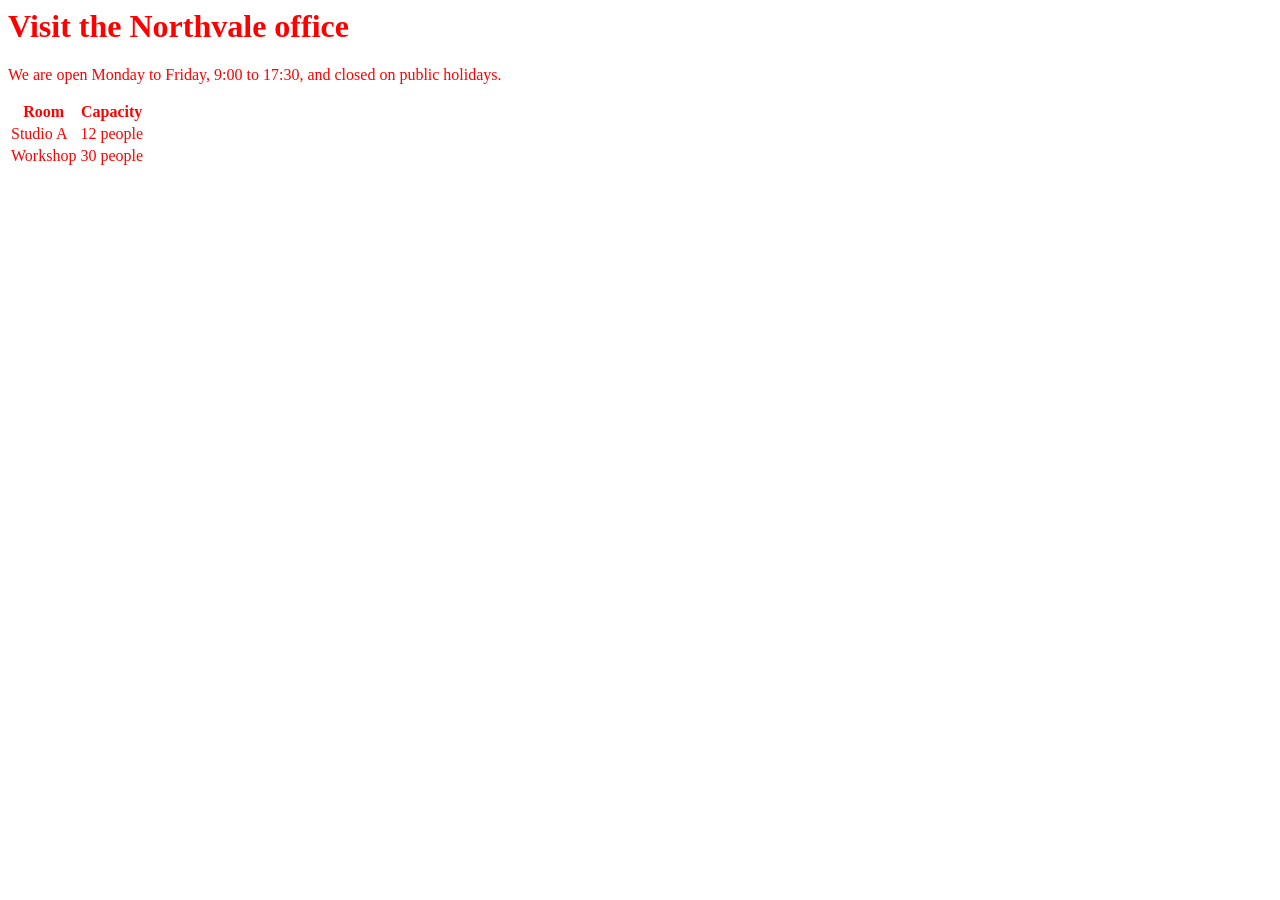
<file: apps/LocalIQApp/sample-files/office-hours.html>
<html><head><title>Visit us</title><style>body{color:red}</style></head><body><h1>Visit the Northvale office</h1>
<p>We are open Monday to Friday, 9:00 to 17:30, and closed on public holidays.</p>
<table><tr><th>Room</th><th>Capacity</th></tr><tr><td>Studio A</td><td>12 people</td></tr><tr><td>Workshop</td><td>30 people</td></tr></table></body></html>
</file>
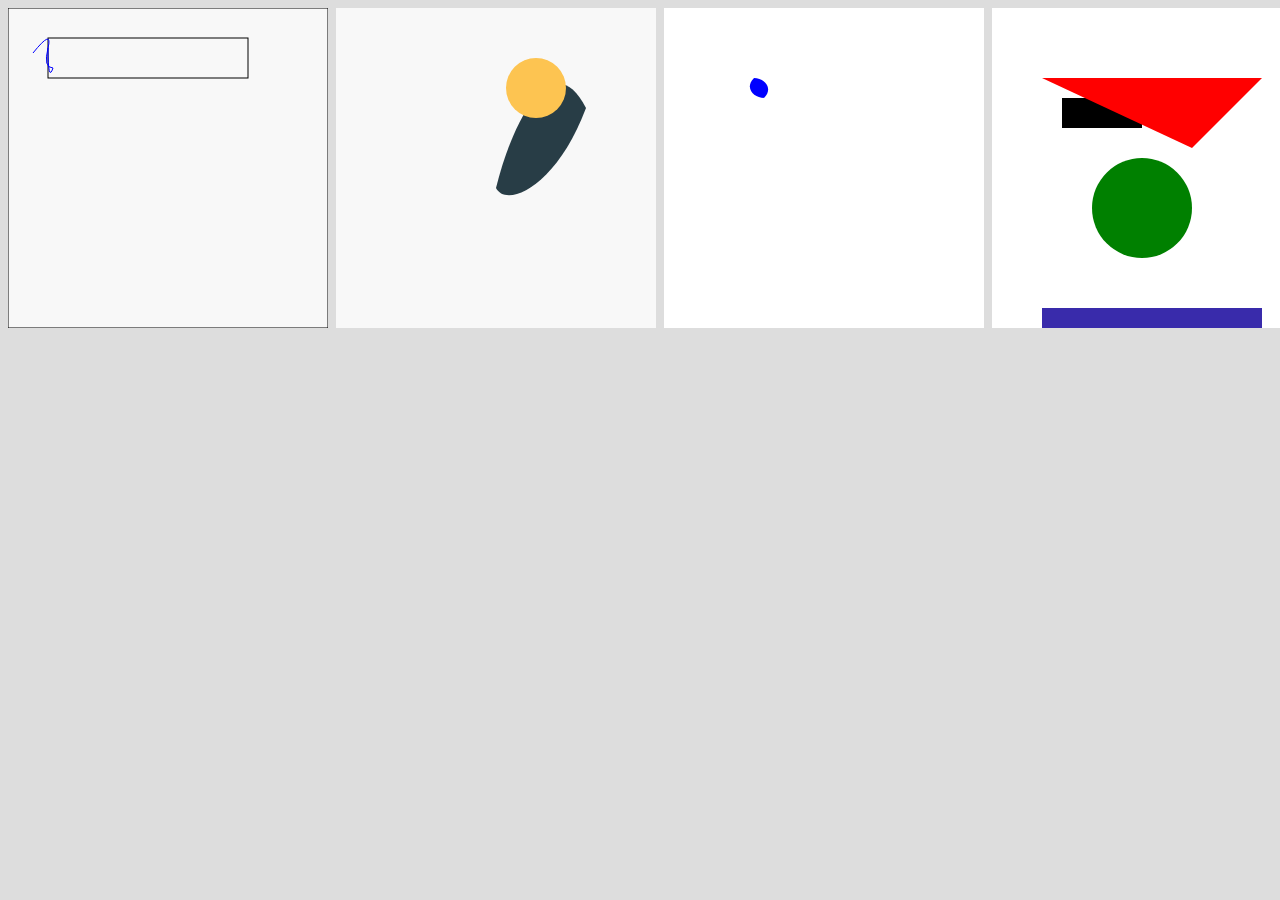
<file: apps/LocalMindApp/dev/svgtest.html>
<html><body style="margin:0;background:#ddd;display:grid;grid-template-columns:repeat(4,320px);gap:8px;padding:8px"><div style="background:#fff;width:320px;height:320px;overflow:hidden"><svg width="320" height="320" xmlns="http://www.w3.org/2000/svg" xmlns:xlink="http://www.w3.org/1999/xlink" style="background-color: #f8f8f8;">     <rect x="0" y="0" width="320" height="320" fill="none" stroke="black" />     <path d="M40 40 C40 0, 40 40, 40 40Z" fill="red"/>     <rect x="40" y="30" width="200" height="40" fill="none" stroke="black" />     <path d="M25,45 Q45,20 40,40 T45,60 Q40,75 40,40" fill="none" stroke="blue" /> </svg></div><div style="background:#fff;width:320px;height:320px;overflow:hidden"><svg width="320" height="320" xmlns="http://www.w3.org/2000/svg">     <rect x="0" y="0" width="320" height="320" fill="#f8f8f8" />     <path d="M250,100 C220,40 180,100 160,180 C170,200 220,180 250,100 Z" fill="#283d46" />     <circle cx="200" cy="80" r="30" fill="#fdc451" />     <path d="M100,200 M170,150 Q200,200 Q240,150 M200,200 Z" fill="#d89f89" /> </svg></div><div style="background:#fff;width:320px;height:320px;overflow:hidden"><svg width="200" height="200" xmlns="http://www.w3.org/2000/svg">     <circle cx="90" cy="90" r="40" fill="white" />     <path d="M90 70 C80 80, 90 90, 100 90 C110 80, 100 70, 90 70 Z" fill="blue" />     <path d="M80 120 M90 100 Q110 80 Q100 60 M120 120" fill="black" />     <path d="M150 120 M160 100 Q140 80 Q150 60 M180 120" fill="black" /> </svg></div><div style="background:#fff;width:320px;height:320px;overflow:hidden"><svg width="300" height="400" xmlns="http://www.w3.org/2000/svg">     <rect x="20" y="80" width="240" height="200" fill="white" />     <rect x="70" y="90" width="80" height="30" fill="black" />     <polygon points="50,70 200,140 270,70" fill="red"/>     <rect x="50" y="300" width="220" height="250" fill="#392bab" />     <circle cx="150" cy="200" r="50" fill="green" /> </svg></div></body></html>
</file>
<file: apps/HybridMindApp/www/style.css>
/* LocalMind — dark-first chat UI, light theme included. System fonts only; nothing loads from the network. */
:root {
  --bg: #0d0f14; --panel: #12151c; --panel2: #171b24; --surface: #1c212b; --surface2: #232a36;
  --line: #272e3a; --line2: #333c4b;
  --text: #e9ecf3; --text2: #b4bccb; --muted: #7f899b;
  --accent: #8b7bff; --accent2: #3fc1ee; --accentText: #0d0f14;
  --grad: linear-gradient(135deg, #8b7bff 0%, #3fc1ee 100%);
  --user: #222a38; --danger: #ff6b7a; --ok: #48d597; --warn: #f3b44f;
  --code: #0a0c10; --codeText: #d8dee9; --shadow: 0 10px 40px rgba(0,0,0,.45);
  --sbw: 284px; --fs: 15.5px;
  --mono: "Cascadia Code", "Cascadia Mono", Consolas, "SF Mono", Menlo, monospace;
  --sans: "Segoe UI Variable Text", "Segoe UI", system-ui, -apple-system, Roboto, sans-serif;
  color-scheme: dark;
}
:root[data-theme="light"] {
  --bg: #fbfbfd; --panel: #f3f4f9; --panel2: #eceef5; --surface: #ffffff; --surface2: #f0f2f8;
  --line: #e1e4ee; --line2: #cfd4e2;
  --text: #171a22; --text2: #394152; --muted: #7a8396;
  --accent: #6c57f5; --accent2: #1fa4d6; --accentText: #ffffff;
  --user: #eceffa; --code: #14171f; --codeText: #e4e8f1; --shadow: 0 10px 40px rgba(31,41,80,.16);
  color-scheme: light;
}
* { box-sizing: border-box; }
html, body { height: 100%; margin: 0; }
body { background: var(--bg); color: var(--text); font: var(--fs)/1.55 var(--sans); overflow: hidden; -webkit-font-smoothing: antialiased; }
button { font: inherit; color: inherit; cursor: pointer; border: 0; background: none; }
button:disabled { cursor: default; opacity: .45; }
input, textarea, select { font: inherit; color: inherit; }
::selection { background: color-mix(in srgb, var(--accent) 38%, transparent); }
::-webkit-scrollbar { width: 11px; height: 11px; }
::-webkit-scrollbar-thumb { background: var(--line2); border-radius: 8px; border: 3px solid transparent; background-clip: content-box; }
::-webkit-scrollbar-thumb:hover { background: var(--muted); border: 3px solid transparent; background-clip: content-box; }
svg.i { width: 18px; height: 18px; stroke: currentColor; fill: none; stroke-width: 1.8; stroke-linecap: round; stroke-linejoin: round; flex: none; }
.sr { position: absolute; width: 1px; height: 1px; overflow: hidden; clip: rect(0 0 0 0); }
:focus-visible { outline: 2px solid var(--accent); outline-offset: 2px; border-radius: 6px; }

#app { display: grid; grid-template-columns: var(--sbw) minmax(0, 1fr); height: 100vh; transition: grid-template-columns .2s ease; }
#app.collapsed { grid-template-columns: 0 minmax(0, 1fr); }

/* ── sidebar ── */
#sidebar { background: var(--panel); border-right: 1px solid var(--line); display: flex; flex-direction: column; min-width: 0; overflow: hidden; }
#app.collapsed #sidebar { visibility: hidden; }
.sb-top { display: flex; align-items: center; gap: 8px; padding: 14px 14px 8px; }
.brand { display: flex; align-items: center; gap: 10px; font-weight: 650; letter-spacing: .1px; flex: 1; min-width: 0; }
.brand .logo { width: 30px; height: 30px; flex: none; }
.brand b { font-size: 16.5px; }
.brand small { display: block; font-size: 10.5px; font-weight: 500; color: var(--muted); letter-spacing: .4px; margin-top: -3px; }
.icon-btn { width: 34px; height: 34px; border-radius: 9px; display: grid; place-items: center; color: var(--text2); flex: none; }
.icon-btn:hover { background: var(--surface2); color: var(--text); }
.icon-btn.on { color: var(--accent); background: color-mix(in srgb, var(--accent) 14%, transparent); }
.sb-actions { padding: 6px 12px 10px; display: grid; gap: 4px; }
.sb-btn { display: flex; align-items: center; gap: 10px; padding: 9px 10px; border-radius: 10px; color: var(--text); text-align: left; width: 100%; }
.sb-btn:hover { background: var(--surface2); }
.sb-btn.primary { background: var(--surface); border: 1px solid var(--line); font-weight: 600; }
.sb-btn.primary:hover { border-color: var(--accent); }
.sb-btn kbd { margin-left: auto; }
kbd { font: 11px var(--mono); color: var(--muted); border: 1px solid var(--line2); border-bottom-width: 2px; padding: 0 5px; border-radius: 5px; background: var(--surface); }
.sb-scroll { flex: 1; overflow-y: auto; padding: 0 8px 10px; min-height: 0; }
.sb-sec { margin-top: 12px; }
.sb-h { display: flex; align-items: center; justify-content: space-between; padding: 4px 10px; font-size: 11.5px; font-weight: 650; letter-spacing: .5px; text-transform: uppercase; color: var(--muted); }
.sb-h button { color: var(--muted); border-radius: 6px; padding: 1px 6px; font-size: 12px; text-transform: none; letter-spacing: 0; }
.sb-h button:hover { color: var(--text); background: var(--surface2); }
.row { display: flex; align-items: center; gap: 9px; padding: 7px 10px; border-radius: 9px; cursor: pointer; position: relative; color: var(--text2); min-height: 34px; }
.row:hover { background: var(--surface2); color: var(--text); }
.row.active { background: var(--surface); color: var(--text); box-shadow: inset 0 0 0 1px var(--line); }
.row .t { flex: 1; min-width: 0; overflow: hidden; text-overflow: ellipsis; white-space: nowrap; font-size: 14px; }
.row .more { opacity: 0; width: 26px; height: 26px; border-radius: 7px; display: grid; place-items: center; color: var(--muted); }
.row:hover .more, .row.active .more { opacity: 1; }
.row .more:hover { background: var(--line); color: var(--text); }
.row .pin { color: var(--accent); width: 14px; height: 14px; }
.row .av { width: 22px; height: 22px; border-radius: 7px; display: grid; place-items: center; font-size: 12px; font-weight: 700; flex: none; color: #fff; }
.row .cnt { font-size: 11.5px; color: var(--muted); }
.sb-empty { padding: 8px 12px; font-size: 13px; color: var(--muted); }
.sb-foot { border-top: 1px solid var(--line); padding: 10px 12px; display: flex; align-items: center; gap: 10px; }
.status { display: flex; align-items: center; gap: 8px; font-size: 12.5px; color: var(--text2); flex: 1; min-width: 0; cursor: pointer; border-radius: 8px; padding: 4px 6px; }
.status:hover { background: var(--surface2); }
.dot { width: 9px; height: 9px; border-radius: 50%; background: var(--muted); flex: none; box-shadow: 0 0 0 3px color-mix(in srgb, var(--muted) 20%, transparent); }
.dot.ok { background: var(--ok); box-shadow: 0 0 0 3px color-mix(in srgb, var(--ok) 22%, transparent); }
.dot.busy { background: var(--warn); animation: pulse 1.1s infinite; }
.dot.bad { background: var(--danger); box-shadow: 0 0 0 3px color-mix(in srgb, var(--danger) 22%, transparent); }
@keyframes pulse { 50% { opacity: .35; } }

/* ── main ── */
#main { display: flex; flex-direction: column; min-width: 0; min-height: 0; position: relative; }
#topbar { display: flex; align-items: center; gap: 8px; padding: 10px 16px; min-height: 56px; }
.pill-btn { display: inline-flex; align-items: center; gap: 8px; padding: 6px 12px; border-radius: 10px; font-weight: 600; color: var(--text); }
.pill-btn:hover { background: var(--surface2); }
.pill-btn small { color: var(--muted); font-weight: 500; }
#chatTitle { flex: 1; min-width: 0; text-align: center; color: var(--text2); font-size: 14px; overflow: hidden; text-overflow: ellipsis; white-space: nowrap; }
#chatTitle b { color: var(--text); font-weight: 600; }
.badge { display: inline-flex; align-items: center; gap: 6px; font-size: 12px; padding: 3px 9px; border-radius: 99px; background: var(--surface2); color: var(--text2); border: 1px solid var(--line); }
.badge.temp { color: var(--warn); border-color: color-mix(in srgb, var(--warn) 45%, transparent); background: color-mix(in srgb, var(--warn) 10%, transparent); }
.ring { width: 22px; height: 22px; }
.ring circle { fill: none; stroke-width: 3.2; }
.ring .bg { stroke: var(--line2); }
.ring .fg { stroke: var(--accent); stroke-linecap: round; transition: stroke-dashoffset .4s; }
.ring.hot .fg { stroke: var(--warn); }

#stream { flex: 1; overflow-y: auto; min-height: 0; scroll-behavior: auto; }
#thread { max-width: 780px; margin: 0 auto; padding: 8px 22px 30px; }
.msg { margin: 20px 0; display: flex; gap: 14px; }
.msg.user { justify-content: flex-end; }
.msg .avatar { width: 30px; height: 30px; border-radius: 10px; flex: none; margin-top: 2px; }
.msg .body { min-width: 0; max-width: 100%; }
.msg.user .body { max-width: 82%; display: flex; flex-direction: column; align-items: flex-end; }
.bubble { background: var(--user); padding: 10px 15px; border-radius: 18px 18px 5px 18px; white-space: pre-wrap; word-wrap: break-word; overflow-wrap: anywhere; }
.msg.assistant .body { flex: 1; }
.content { overflow-wrap: anywhere; }
.content > :first-child { margin-top: 0; }
.content > :last-child { margin-bottom: 0; }
.content p { margin: .65em 0; }
.content h1, .content h2, .content h3, .content h4 { line-height: 1.3; margin: 1.15em 0 .45em; }
.content h1 { font-size: 1.45em; } .content h2 { font-size: 1.28em; } .content h3 { font-size: 1.12em; } .content h4 { font-size: 1em; }
.content ul, .content ol { padding-left: 1.5em; margin: .5em 0; }
.content li { margin: .22em 0; }
.content li > ul, .content li > ol { margin: .2em 0; }
.content blockquote { margin: .7em 0; padding: .1em 1em; border-left: 3px solid var(--accent); color: var(--text2); background: color-mix(in srgb, var(--accent) 6%, transparent); border-radius: 0 8px 8px 0; }
.content hr { border: 0; border-top: 1px solid var(--line); margin: 1.2em 0; }
.content a { color: var(--accent2); text-decoration: underline; text-underline-offset: 2px; cursor: pointer; }
.content code { font: .88em var(--mono); background: var(--surface2); padding: .12em .4em; border-radius: 6px; border: 1px solid var(--line); }
.content .tbl { overflow-x: auto; margin: .8em 0; border: 1px solid var(--line); border-radius: 10px; }
.content table { border-collapse: collapse; width: 100%; font-size: .94em; }
.content th, .content td { padding: 7px 12px; border-bottom: 1px solid var(--line); text-align: left; vertical-align: top; }
.content th { background: var(--surface2); font-weight: 650; }
.content tr:last-child td { border-bottom: 0; }
.cite { display: inline-grid; place-items: center; min-width: 17px; height: 17px; padding: 0 4px; margin: 0 1px; font: 600 10.5px var(--sans); border-radius: 99px; background: color-mix(in srgb, var(--accent) 22%, transparent); color: var(--accent); cursor: pointer; vertical-align: super; line-height: 1; }
.cite:hover { background: var(--accent); color: var(--accentText); }
.caret { display: inline-block; width: 8px; height: 1.05em; margin-left: 2px; vertical-align: text-bottom; background: var(--accent); border-radius: 2px; animation: blink 1s steps(2) infinite; }
@keyframes blink { 50% { opacity: 0; } }
.thinking { display: inline-flex; align-items: center; gap: 10px; color: var(--muted); font-size: 14px; }
.thinking i { width: 7px; height: 7px; border-radius: 50%; background: var(--accent); animation: bounce 1.1s infinite; }
.thinking i:nth-child(2) { animation-delay: .15s; } .thinking i:nth-child(3) { animation-delay: .3s; }
@keyframes bounce { 0%, 60%, 100% { transform: translateY(0); opacity: .45; } 30% { transform: translateY(-5px); opacity: 1; } }

.codeblock { margin: .8em 0; border-radius: 12px; overflow: hidden; background: var(--code); border: 1px solid var(--line); }
.codehead { display: flex; align-items: center; gap: 6px; padding: 5px 8px 5px 14px; background: color-mix(in srgb, var(--code) 80%, #fff 6%); font-size: 12px; color: #98a2b6; }
.codehead .lang { flex: 1; font-family: var(--mono); }
.codehead button { display: inline-flex; align-items: center; gap: 5px; padding: 3px 8px; border-radius: 7px; color: #b8c1d4; font-size: 12px; }
.codehead button:hover { background: rgba(255,255,255,.1); color: #fff; }
.codeblock pre { margin: 0; padding: 12px 14px; overflow-x: auto; font: 13.2px/1.55 var(--mono); color: var(--codeText); tab-size: 4; }
.codeblock pre code { background: none; border: 0; padding: 0; font: inherit; }
.tk-c { color: #6b7a90; font-style: italic; } .tk-s { color: #9bd68a; } .tk-n { color: #f3a867; } .tk-k { color: #c3a2ff; } .tk-f { color: #6fc6f5; } .tk-t { color: #ff8fa3; } .tk-a { color: #f3d27a; }
.runout { border-top: 1px solid #262c38; background: #07080b; color: #cfd6e4; font: 12.5px/1.5 var(--mono); padding: 8px 14px; white-space: pre-wrap; max-height: 220px; overflow: auto; }
.runout .err { color: #ff8e9a; } .runout .meta { color: #6f7b90; }
.preview { border-top: 1px solid var(--line); background: #fff; }
.preview iframe { width: 100%; height: 280px; border: 0; background: #fff; display: block; }

.actions { display: flex; align-items: center; gap: 2px; margin-top: 6px; color: var(--muted); opacity: 0; transition: opacity .15s; flex-wrap: wrap; }
.msg:hover .actions, .msg:focus-within .actions, .actions.keep { opacity: 1; }
.actions button { height: 28px; min-width: 28px; padding: 0 6px; border-radius: 8px; display: inline-flex; align-items: center; justify-content: center; gap: 5px; color: var(--muted); font-size: 12.5px; }
.actions button:hover { background: var(--surface2); color: var(--text); }
.actions button.on { color: var(--accent); }
.actions .nav { font-size: 12.5px; color: var(--muted); display: inline-flex; align-items: center; }
.actions .stat { font-size: 12px; color: var(--muted); margin-left: 6px; }
.chips { display: flex; flex-wrap: wrap; gap: 6px; margin-top: 8px; }
.chip { display: inline-flex; align-items: center; gap: 6px; padding: 3px 10px; border-radius: 99px; font-size: 12.5px; background: var(--surface); border: 1px solid var(--line); color: var(--text2); max-width: 100%; }
.chip.tool { border-color: color-mix(in srgb, var(--accent2) 45%, transparent); color: var(--accent2); }
.chip.mem { border-color: color-mix(in srgb, var(--accent) 45%, transparent); color: var(--accent); }
.chip.warn { border-color: color-mix(in srgb, var(--warn) 55%, transparent); color: var(--warn); }
.chip.err { border-color: color-mix(in srgb, var(--danger) 55%, transparent); color: var(--danger); }
.chip.file { color: var(--text); }
.chip button { color: var(--muted); padding: 0 2px; } .chip button:hover { color: var(--text); text-decoration: underline; }
.chip .x { font-size: 15px; line-height: 1; }
.errbox { margin-top: 8px; padding: 10px 14px; border-radius: 12px; border: 1px solid color-mix(in srgb, var(--danger) 50%, transparent); background: color-mix(in srgb, var(--danger) 9%, transparent); color: var(--text); font-size: 14px; }
.sources { margin-top: 10px; border: 1px solid var(--line); border-radius: 12px; overflow: hidden; background: var(--surface); }
.sources > summary { list-style: none; cursor: pointer; padding: 8px 12px; font-size: 13px; color: var(--text2); display: flex; align-items: center; gap: 8px; }
.sources > summary::-webkit-details-marker { display: none; }
.sources[open] > summary { border-bottom: 1px solid var(--line); }
.src { padding: 9px 12px; border-bottom: 1px solid var(--line); font-size: 13px; }
.src:last-child { border-bottom: 0; }
.src.flash { animation: flash 1.4s; }
@keyframes flash { 0% { background: color-mix(in srgb, var(--accent) 30%, transparent); } 100% { background: transparent; } }
.src .sh { display: flex; align-items: center; gap: 8px; margin-bottom: 4px; }
.src .sh b { font-weight: 600; } .src .sh span { color: var(--muted); }
.src .sh button { margin-left: auto; color: var(--accent2); font-size: 12px; }
.src .sx { color: var(--text2); white-space: pre-wrap; max-height: 130px; overflow: auto; font-size: 12.8px; line-height: 1.5; }
.src .sx mark { background: color-mix(in srgb, var(--warn) 30%, transparent); color: inherit; border-radius: 3px; }
.editbox { width: 100%; min-width: min(560px, 80vw); background: var(--surface); border: 1px solid var(--accent); border-radius: 14px; padding: 10px 14px; resize: none; outline: none; line-height: 1.5; }
.editbtns { display: flex; justify-content: flex-end; gap: 8px; margin-top: 8px; }
.skillbadge { display: inline-flex; align-items: center; gap: 6px; font-size: 11.5px; color: var(--accent2); margin-bottom: 4px; font-weight: 600; letter-spacing: .3px; }
.attach-row { display: flex; flex-wrap: wrap; gap: 6px; justify-content: flex-end; margin-bottom: 6px; }

/* ── empty state ── */
.hero { max-width: 760px; margin: 0 auto; padding: 9vh 22px 10px; text-align: center; }
.hero .logo { width: 62px; height: 62px; margin: 0 auto 18px; display: block; filter: drop-shadow(0 8px 24px color-mix(in srgb, var(--accent) 45%, transparent)); }
.hero h1 { margin: 0 0 6px; font-size: 30px; letter-spacing: -.3px; font-weight: 700; }
.hero h1 span { background: var(--grad); -webkit-background-clip: text; background-clip: text; color: transparent; }
.hero p { margin: 0 auto; color: var(--muted); max-width: 520px; }
.starters { display: grid; grid-template-columns: repeat(2, minmax(0, 1fr)); gap: 10px; margin-top: 28px; text-align: left; }
.starter { padding: 13px 15px; border: 1px solid var(--line); border-radius: 14px; background: var(--surface); color: var(--text2); font-size: 14px; line-height: 1.4; display: flex; gap: 10px; align-items: flex-start; }
.starter:hover { border-color: var(--accent); color: var(--text); transform: translateY(-1px); }
.starter svg { color: var(--accent); margin-top: 1px; }
.heroline { display: flex; justify-content: center; flex-wrap: wrap; gap: 8px; margin-top: 18px; }

/* ── composer ── */
#composerWrap { padding: 0 22px 14px; }
#composer { max-width: 780px; margin: 0 auto; background: var(--surface); border: 1px solid var(--line2); border-radius: 22px; padding: 10px 12px 8px; box-shadow: 0 4px 24px rgba(0,0,0,.18); transition: border-color .15s, box-shadow .15s; position: relative; }
#composer:focus-within { border-color: var(--accent); box-shadow: 0 4px 30px color-mix(in srgb, var(--accent) 18%, transparent); }
#composer.drag { border-color: var(--accent2); background: color-mix(in srgb, var(--accent2) 8%, var(--surface)); }
#attachRow { display: flex; flex-wrap: wrap; gap: 6px; padding: 2px 4px 6px; }
#attachRow:empty { display: none; }
#input { width: 100%; border: 0; outline: none; background: none; resize: none; max-height: 220px; min-height: 26px; padding: 6px 8px; line-height: 1.5; display: block; }
#input::placeholder { color: var(--muted); }
.cbar { display: flex; align-items: center; gap: 4px; padding-top: 2px; }
.cbar .sp { flex: 1; }
.send { width: 36px; height: 36px; border-radius: 50%; background: var(--grad); color: #0d0f14; display: grid; place-items: center; }
.send:disabled { background: var(--surface2); color: var(--muted); opacity: 1; }
.send.stop { background: var(--text); color: var(--bg); }
.hint { text-align: center; font-size: 12px; color: var(--muted); margin-top: 8px; display: flex; justify-content: center; gap: 6px; flex-wrap: wrap; }
.hint b { color: var(--text2); font-weight: 600; }
#slash { position: absolute; left: 10px; right: 10px; bottom: calc(100% + 8px); background: var(--surface); border: 1px solid var(--line2); border-radius: 14px; box-shadow: var(--shadow); padding: 6px; max-height: 300px; overflow-y: auto; z-index: 20; }
#slash .it { display: flex; gap: 12px; align-items: baseline; padding: 8px 10px; border-radius: 9px; cursor: pointer; }
#slash .it.sel, #slash .it:hover { background: var(--surface2); }
#slash code { font: 13px var(--mono); color: var(--accent2); min-width: 110px; }
#slash span { color: var(--muted); font-size: 13px; }
.jump { position: absolute; left: 50%; transform: translateX(-50%); bottom: 150px; background: var(--surface); border: 1px solid var(--line2); border-radius: 99px; padding: 6px 12px; box-shadow: var(--shadow); font-size: 13px; display: none; z-index: 5; }
.jump.on { display: inline-flex; gap: 6px; align-items: center; }

/* ── buttons / forms ── */
.btn { padding: 8px 15px; border-radius: 10px; background: var(--surface2); border: 1px solid var(--line); font-weight: 600; font-size: 14px; display: inline-flex; align-items: center; gap: 8px; }
.btn:hover { border-color: var(--line2); background: var(--surface); }
.btn.pri { background: var(--grad); color: #0d0f14; border: 0; }
.btn.pri:hover { filter: brightness(1.08); }
.btn.danger { color: var(--danger); } .btn.danger:hover { border-color: var(--danger); }
.btn.sm { padding: 4px 10px; font-size: 13px; border-radius: 8px; }
.field { display: grid; gap: 6px; margin: 14px 0; }
.field > label, .lab { font-weight: 600; font-size: 13.5px; color: var(--text); }
.field .help { font-size: 12.5px; color: var(--muted); font-weight: 400; }
.in, .ta, .sel { width: 100%; background: var(--panel); border: 1px solid var(--line2); border-radius: 10px; padding: 9px 12px; outline: none; }
.in:focus, .ta:focus, .sel:focus { border-color: var(--accent); }
.ta { resize: vertical; min-height: 84px; line-height: 1.5; }
.sel { appearance: none; background-image: linear-gradient(45deg, transparent 50%, var(--muted) 50%), linear-gradient(135deg, var(--muted) 50%, transparent 50%); background-position: calc(100% - 17px) 55%, calc(100% - 12px) 55%; background-size: 5px 5px; background-repeat: no-repeat; padding-right: 32px; }
.toggle { display: flex; align-items: center; justify-content: space-between; gap: 16px; padding: 12px 0; border-bottom: 1px solid var(--line); }
.toggle:last-child { border-bottom: 0; }
.toggle .tx { min-width: 0; } .toggle .tx b { display: block; font-weight: 600; font-size: 14px; } .toggle .tx span { color: var(--muted); font-size: 12.8px; }
.sw { position: relative; width: 42px; height: 24px; flex: none; }
.sw input { position: absolute; inset: 0; opacity: 0; cursor: pointer; margin: 0; z-index: 2; }
.sw i { position: absolute; inset: 0; border-radius: 99px; background: var(--line2); transition: .15s; }
.sw i::after { content: ""; position: absolute; width: 18px; height: 18px; border-radius: 50%; background: #fff; top: 3px; left: 3px; transition: .15s; }
.sw input:checked + i { background: var(--accent); }
.sw input:checked + i::after { transform: translateX(18px); }
.sw input:focus-visible + i { outline: 2px solid var(--accent); outline-offset: 2px; }
input[type=range] { width: 100%; accent-color: var(--accent); }
.seg { display: inline-flex; background: var(--panel); border: 1px solid var(--line2); border-radius: 10px; padding: 3px; gap: 2px; }
.seg button { padding: 5px 13px; border-radius: 7px; font-size: 13.5px; color: var(--text2); }
.seg button.on { background: var(--surface2); color: var(--text); box-shadow: 0 0 0 1px var(--line2); }

/* ── modal / menus ── */
#overlay { position: fixed; inset: 0; background: rgba(4,6,10,.62); display: none; align-items: center; justify-content: center; z-index: 50; backdrop-filter: blur(3px); padding: 24px; }
#overlay.on { display: flex; }
.modal { background: var(--panel); border: 1px solid var(--line2); border-radius: 20px; box-shadow: var(--shadow); width: min(640px, 100%); max-height: min(86vh, 860px); display: flex; flex-direction: column; overflow: hidden; }
.modal.wide { width: min(940px, 100%); height: min(82vh, 760px); }
.mh { display: flex; align-items: center; gap: 10px; padding: 16px 20px 12px; }
.mh h2 { margin: 0; font-size: 18px; flex: 1; }
.mb { padding: 4px 22px 18px; overflow-y: auto; flex: 1; min-height: 0; }
.mf { display: flex; justify-content: flex-end; gap: 10px; padding: 12px 20px; border-top: 1px solid var(--line); }
.tabs-layout { display: grid; grid-template-columns: 190px minmax(0, 1fr); flex: 1; min-height: 0; }
.tabs { padding: 6px 10px 12px; border-right: 1px solid var(--line); display: grid; align-content: start; gap: 2px; }
.tabs button { text-align: left; padding: 9px 12px; border-radius: 9px; color: var(--text2); display: flex; align-items: center; gap: 10px; }
.tabs button:hover { background: var(--surface2); } .tabs button.on { background: var(--surface); color: var(--text); box-shadow: inset 0 0 0 1px var(--line); }
.tabbody { overflow-y: auto; padding: 4px 24px 22px; }
.tabbody h3 { margin: 18px 0 4px; font-size: 15px; }
.menu { position: fixed; z-index: 70; min-width: 210px; max-width: 320px; background: var(--surface); border: 1px solid var(--line2); border-radius: 14px; padding: 6px; box-shadow: var(--shadow); max-height: 70vh; overflow-y: auto; }
.menu .it { display: flex; align-items: center; gap: 10px; padding: 8px 10px; border-radius: 9px; width: 100%; text-align: left; color: var(--text); font-size: 14px; }
.menu .it:hover { background: var(--surface2); }
.menu .it.danger { color: var(--danger); }
.menu .it small { color: var(--muted); margin-left: auto; }
.menu hr { border: 0; border-top: 1px solid var(--line); margin: 5px 4px; }
.menu .mhd { padding: 6px 10px 3px; font-size: 11.5px; color: var(--muted); text-transform: uppercase; letter-spacing: .5px; font-weight: 650; }
#toast { position: fixed; left: 50%; bottom: 28px; transform: translate(-50%, 20px); background: var(--text); color: var(--bg); padding: 10px 16px; border-radius: 12px; font-size: 14px; opacity: 0; pointer-events: none; transition: .2s; z-index: 90; max-width: 80vw; display: flex; gap: 12px; align-items: center; }
#toast.on { opacity: 1; transform: translate(-50%, 0); pointer-events: auto; }
#toast button { color: var(--accent); font-weight: 700; } :root[data-theme="light"] #toast button { color: #8d7bff; }
.list { display: grid; gap: 8px; margin: 10px 0; }
.card { border: 1px solid var(--line); background: var(--surface); border-radius: 14px; padding: 12px 14px; display: flex; gap: 12px; align-items: flex-start; }
.card .grow { flex: 1; min-width: 0; }
.card .ct { font-weight: 600; } .card .cs { color: var(--muted); font-size: 13px; overflow-wrap: anywhere; }
.card .av { width: 38px; height: 38px; border-radius: 11px; display: grid; place-items: center; font-weight: 700; color: #fff; flex: none; }
.card .btns { display: flex; gap: 6px; flex: none; }
.empty { text-align: center; color: var(--muted); padding: 26px 10px; }
.kv { display: grid; grid-template-columns: 150px 1fr; gap: 6px 14px; font-size: 13.5px; margin: 8px 0; }
.kv dt { color: var(--muted); } .kv dd { margin: 0; overflow-wrap: anywhere; }
.note { padding: 11px 14px; border-radius: 12px; font-size: 13.5px; background: color-mix(in srgb, var(--accent2) 9%, transparent); border: 1px solid color-mix(in srgb, var(--accent2) 30%, transparent); color: var(--text2); margin: 12px 0; }
.note.warn { background: color-mix(in srgb, var(--warn) 10%, transparent); border-color: color-mix(in srgb, var(--warn) 40%, transparent); }
.progress { height: 6px; border-radius: 4px; background: var(--line); overflow: hidden; margin: 8px 0; }
.progress i { display: block; height: 100%; background: var(--grad); width: 0; transition: width .2s; }
.drop { border: 2px dashed var(--line2); border-radius: 16px; padding: 22px; text-align: center; color: var(--muted); }
.drop.over { border-color: var(--accent2); color: var(--text); background: color-mix(in srgb, var(--accent2) 7%, transparent); }
.search-in { font-size: 16px; padding: 12px 16px; border-radius: 14px; }
.hit { padding: 10px 12px; border-radius: 11px; cursor: pointer; }
.hit:hover, .hit.sel { background: var(--surface2); }
.hit .ht { font-weight: 600; font-size: 14px; } .hit .hs { color: var(--muted); font-size: 12.8px; margin-top: 2px; overflow: hidden; text-overflow: ellipsis; white-space: nowrap; }
.hit mark { background: color-mix(in srgb, var(--warn) 30%, transparent); color: inherit; border-radius: 3px; }
.dropveil { position: fixed; inset: 0; z-index: 60; display: none; place-items: center; background: rgba(8,10,16,.72); color: #fff; font-size: 20px; font-weight: 650; pointer-events: none; backdrop-filter: blur(2px); }
.dropveil.on { display: grid; }
.dropveil div { padding: 30px 46px; border: 2px dashed var(--accent2); border-radius: 22px; text-align: center; }
.dropveil small { display: block; font-weight: 400; opacity: .75; margin-top: 6px; font-size: 14px; }
.tbadge { font-size: 10.5px; font-weight: 700; padding: 1px 6px; border-radius: 6px; background: var(--surface2); color: var(--text2); border: 1px solid var(--line); letter-spacing: .3px; }

@media (max-width: 760px) {
  #app, #app.collapsed { grid-template-columns: minmax(0, 1fr); }
  #sidebar { position: fixed; z-index: 40; width: min(86vw, 320px); inset: 0 auto 0 0; transform: translateX(-100%); transition: transform .2s; box-shadow: var(--shadow); }
  #app:not(.collapsed) #sidebar { transform: none; }
  #app.collapsed #sidebar { visibility: visible; }
  .starters { grid-template-columns: 1fr; }
  .tabs-layout { grid-template-columns: 1fr; } .tabs { grid-auto-flow: column; overflow-x: auto; border-right: 0; border-bottom: 1px solid var(--line); }
  .msg.user .body { max-width: 94%; }
  #thread { padding: 6px 14px 24px; } #composerWrap { padding: 0 12px 10px; }
}
@media (prefers-reduced-motion: reduce) { * { animation: none !important; transition: none !important; } }
@media print { #sidebar, #composerWrap, #topbar, .actions { display: none !important; } body { overflow: visible; } }

/* ── pictures ── */
.thumb { width: 26px; height: 26px; object-fit: cover; border-radius: 6px; margin-left: -6px; flex: none; }
.chip.pic { padding-left: 6px; }
.attach-row .chip.pic .thumb, .msg.user .chip.pic .thumb { width: 44px; height: 44px; border-radius: 8px; }
.attach-row .chip.pic { padding: 4px 12px 4px 4px; }
.genimg { margin: .6em 0; display: inline-block; max-width: min(100%, 540px); border: 1px solid var(--line); border-radius: 14px; overflow: hidden; background: var(--surface); }
.genimg img { display: block; width: 100%; height: auto; cursor: zoom-in; background: repeating-conic-gradient(var(--surface2) 0 25%, var(--surface) 0 50%) 0 0 / 16px 16px; }
.genimg figcaption { display: flex; flex-wrap: wrap; gap: 4px 6px; align-items: center; padding: 7px 10px; font-size: 12.5px; color: var(--muted); border-top: 1px solid var(--line); }
.genimg figcaption button { display: inline-flex; align-items: center; gap: 5px; padding: 3px 8px; border-radius: 7px; color: var(--text2); }
.genimg figcaption button:hover { background: var(--surface2); color: var(--text); }
.genimg figcaption span { margin-left: auto; }

.chip.skill { border-color: color-mix(in srgb, var(--accent) 45%, transparent); color: var(--accent); }

/* hybrid */
.routebadge { display: inline-flex; align-items: center; gap: 7px; font-size: 12px; font-weight: 650; padding: 3px 10px; border-radius: 99px; margin-bottom: 6px; max-width: 100%; flex-wrap: wrap; }
.routebadge small { font-weight: 450; opacity: .85; }
.routebadge.device { color: var(--accent); background: color-mix(in srgb, var(--accent) 12%, transparent); border: 1px solid color-mix(in srgb, var(--accent) 35%, transparent); }
.routebadge.cloud { color: var(--accent2); background: color-mix(in srgb, var(--accent2) 12%, transparent); border: 1px solid color-mix(in srgb, var(--accent2) 40%, transparent); }
.pre-wrap pre { margin: 2px 0 10px; white-space: pre-wrap; word-break: break-word; font: 12.5px/1.5 var(--mono); background: var(--code); color: var(--codeText); padding: 8px 10px; border-radius: 8px; }
.pre-wrap mark { background: color-mix(in srgb, var(--warn) 45%, transparent); color: inherit; border-radius: 3px; }
.pv-role { font-size: 11.5px; text-transform: uppercase; letter-spacing: .5px; color: var(--muted); font-weight: 650; }
#routeSeg button { padding: 4px 10px; font-size: 13px; }
.sb-foot { flex-wrap: wrap; row-gap: 6px; }
@media (max-width: 1100px) { #routeSeg button:not(.on) { display: none; } }

.sb-foot .status { font-size: 12px; white-space: nowrap; }

/* agent */
.agentsteps { border: 1px solid var(--line); border-radius: 12px; background: var(--surface); margin: 6px 0 10px; overflow: hidden; }
.agentsteps .ah { display: flex; align-items: center; gap: 8px; padding: 7px 12px; font-size: 12.5px; font-weight: 650; color: var(--accent); border-bottom: 1px solid var(--line); }
.astep { border-bottom: 1px solid var(--line); }
.astep:last-child { border-bottom: 0; }
.astep > summary { list-style: none; cursor: pointer; display: flex; align-items: center; gap: 8px; padding: 7px 12px; font-size: 13px; color: var(--text2); flex-wrap: wrap; }
.astep > summary::-webkit-details-marker { display: none; }
.astep .ap { color: var(--muted); font-family: var(--mono); font-size: 12px; overflow: hidden; text-overflow: ellipsis; white-space: nowrap; max-width: 46%; }
.astep .as { margin-left: auto; font-size: 12px; color: var(--muted); }
.astep.ok > summary svg { color: var(--ok); } .astep.run > summary svg { color: var(--warn); } .astep.bad > summary svg { color: var(--danger); }
.astep .ad { padding: 4px 12px 10px; }
.astep .al { font-size: 11px; text-transform: uppercase; letter-spacing: .5px; color: var(--muted); margin: 6px 0 2px; font-weight: 650; }
.astep .an { font-size: 13px; color: var(--text2); font-style: italic; margin-bottom: 4px; }
.astep pre { margin: 0; white-space: pre-wrap; word-break: break-word; max-height: 180px; overflow: auto; font: 12px/1.45 var(--mono); background: var(--code); color: var(--codeText); padding: 7px 9px; border-radius: 8px; }
#btnAgent.on { color: var(--accent2); background: color-mix(in srgb, var(--accent2) 16%, transparent); }

.sb-foot #status { overflow: hidden; }
.sb-foot #status span { overflow: hidden; text-overflow: ellipsis; }
</file>
<file: apps/LocalMindApp/www/style.css>
/* LocalMind — dark-first chat UI, light theme included. System fonts only; nothing loads from the network. */
:root {
  --bg: #0d0f14; --panel: #12151c; --panel2: #171b24; --surface: #1c212b; --surface2: #232a36;
  --line: #272e3a; --line2: #333c4b;
  --text: #e9ecf3; --text2: #b4bccb; --muted: #7f899b;
  --accent: #8b7bff; --accent2: #3fc1ee; --accentText: #0d0f14;
  --grad: linear-gradient(135deg, #8b7bff 0%, #3fc1ee 100%);
  --user: #222a38; --danger: #ff6b7a; --ok: #48d597; --warn: #f3b44f;
  --code: #0a0c10; --codeText: #d8dee9; --shadow: 0 10px 40px rgba(0,0,0,.45);
  --sbw: 284px; --fs: 15.5px;
  --mono: "Cascadia Code", "Cascadia Mono", Consolas, "SF Mono", Menlo, monospace;
  --sans: "Segoe UI Variable Text", "Segoe UI", system-ui, -apple-system, Roboto, sans-serif;
  color-scheme: dark;
}
:root[data-theme="light"] {
  --bg: #fbfbfd; --panel: #f3f4f9; --panel2: #eceef5; --surface: #ffffff; --surface2: #f0f2f8;
  --line: #e1e4ee; --line2: #cfd4e2;
  --text: #171a22; --text2: #394152; --muted: #7a8396;
  --accent: #6c57f5; --accent2: #1fa4d6; --accentText: #ffffff;
  --user: #eceffa; --code: #14171f; --codeText: #e4e8f1; --shadow: 0 10px 40px rgba(31,41,80,.16);
  color-scheme: light;
}
* { box-sizing: border-box; }
html, body { height: 100%; margin: 0; }
body { background: var(--bg); color: var(--text); font: var(--fs)/1.55 var(--sans); overflow: hidden; -webkit-font-smoothing: antialiased; }
button { font: inherit; color: inherit; cursor: pointer; border: 0; background: none; }
button:disabled { cursor: default; opacity: .45; }
input, textarea, select { font: inherit; color: inherit; }
::selection { background: color-mix(in srgb, var(--accent) 38%, transparent); }
::-webkit-scrollbar { width: 11px; height: 11px; }
::-webkit-scrollbar-thumb { background: var(--line2); border-radius: 8px; border: 3px solid transparent; background-clip: content-box; }
::-webkit-scrollbar-thumb:hover { background: var(--muted); border: 3px solid transparent; background-clip: content-box; }
svg.i { width: 18px; height: 18px; stroke: currentColor; fill: none; stroke-width: 1.8; stroke-linecap: round; stroke-linejoin: round; flex: none; }
.sr { position: absolute; width: 1px; height: 1px; overflow: hidden; clip: rect(0 0 0 0); }
:focus-visible { outline: 2px solid var(--accent); outline-offset: 2px; border-radius: 6px; }

#app { display: grid; grid-template-columns: var(--sbw) minmax(0, 1fr); height: 100vh; transition: grid-template-columns .2s ease; }
#app.collapsed { grid-template-columns: 0 minmax(0, 1fr); }

/* ── sidebar ── */
#sidebar { background: var(--panel); border-right: 1px solid var(--line); display: flex; flex-direction: column; min-width: 0; overflow: hidden; }
#app.collapsed #sidebar { visibility: hidden; }
.sb-top { display: flex; align-items: center; gap: 8px; padding: 14px 14px 8px; }
.brand { display: flex; align-items: center; gap: 10px; font-weight: 650; letter-spacing: .1px; flex: 1; min-width: 0; }
.brand .logo { width: 30px; height: 30px; flex: none; }
.brand b { font-size: 16.5px; }
.brand small { display: block; font-size: 10.5px; font-weight: 500; color: var(--muted); letter-spacing: .4px; margin-top: -3px; }
.icon-btn { width: 34px; height: 34px; border-radius: 9px; display: grid; place-items: center; color: var(--text2); flex: none; }
.icon-btn:hover { background: var(--surface2); color: var(--text); }
.icon-btn.on { color: var(--accent); background: color-mix(in srgb, var(--accent) 14%, transparent); }
.sb-actions { padding: 6px 12px 10px; display: grid; gap: 4px; }
.sb-btn { display: flex; align-items: center; gap: 10px; padding: 9px 10px; border-radius: 10px; color: var(--text); text-align: left; width: 100%; }
.sb-btn:hover { background: var(--surface2); }
.sb-btn.primary { background: var(--surface); border: 1px solid var(--line); font-weight: 600; }
.sb-btn.primary:hover { border-color: var(--accent); }
.sb-btn kbd { margin-left: auto; }
kbd { font: 11px var(--mono); color: var(--muted); border: 1px solid var(--line2); border-bottom-width: 2px; padding: 0 5px; border-radius: 5px; background: var(--surface); }
.sb-scroll { flex: 1; overflow-y: auto; padding: 0 8px 10px; min-height: 0; }
.sb-sec { margin-top: 12px; }
.sb-h { display: flex; align-items: center; justify-content: space-between; padding: 4px 10px; font-size: 11.5px; font-weight: 650; letter-spacing: .5px; text-transform: uppercase; color: var(--muted); }
.sb-h button { color: var(--muted); border-radius: 6px; padding: 1px 6px; font-size: 12px; text-transform: none; letter-spacing: 0; }
.sb-h button:hover { color: var(--text); background: var(--surface2); }
.row { display: flex; align-items: center; gap: 9px; padding: 7px 10px; border-radius: 9px; cursor: pointer; position: relative; color: var(--text2); min-height: 34px; }
.row:hover { background: var(--surface2); color: var(--text); }
.row.active { background: var(--surface); color: var(--text); box-shadow: inset 0 0 0 1px var(--line); }
.row .t { flex: 1; min-width: 0; overflow: hidden; text-overflow: ellipsis; white-space: nowrap; font-size: 14px; }
.row .more { opacity: 0; width: 26px; height: 26px; border-radius: 7px; display: grid; place-items: center; color: var(--muted); }
.row:hover .more, .row.active .more { opacity: 1; }
.row .more:hover { background: var(--line); color: var(--text); }
.row .pin { color: var(--accent); width: 14px; height: 14px; }
.row .av { width: 22px; height: 22px; border-radius: 7px; display: grid; place-items: center; font-size: 12px; font-weight: 700; flex: none; color: #fff; }
.row .cnt { font-size: 11.5px; color: var(--muted); }
.sb-empty { padding: 8px 12px; font-size: 13px; color: var(--muted); }
.sb-foot { border-top: 1px solid var(--line); padding: 10px 12px; display: flex; align-items: center; gap: 10px; }
.status { display: flex; align-items: center; gap: 8px; font-size: 12.5px; color: var(--text2); flex: 1; min-width: 0; cursor: pointer; border-radius: 8px; padding: 4px 6px; }
.status:hover { background: var(--surface2); }
.dot { width: 9px; height: 9px; border-radius: 50%; background: var(--muted); flex: none; box-shadow: 0 0 0 3px color-mix(in srgb, var(--muted) 20%, transparent); }
.dot.ok { background: var(--ok); box-shadow: 0 0 0 3px color-mix(in srgb, var(--ok) 22%, transparent); }
.dot.busy { background: var(--warn); animation: pulse 1.1s infinite; }
.dot.bad { background: var(--danger); box-shadow: 0 0 0 3px color-mix(in srgb, var(--danger) 22%, transparent); }
@keyframes pulse { 50% { opacity: .35; } }

/* ── main ── */
#main { display: flex; flex-direction: column; min-width: 0; min-height: 0; position: relative; }
#topbar { display: flex; align-items: center; gap: 8px; padding: 10px 16px; min-height: 56px; }
.pill-btn { display: inline-flex; align-items: center; gap: 8px; padding: 6px 12px; border-radius: 10px; font-weight: 600; color: var(--text); }
.pill-btn:hover { background: var(--surface2); }
.pill-btn small { color: var(--muted); font-weight: 500; }
#chatTitle { flex: 1; min-width: 0; text-align: center; color: var(--text2); font-size: 14px; overflow: hidden; text-overflow: ellipsis; white-space: nowrap; }
#chatTitle b { color: var(--text); font-weight: 600; }
.badge { display: inline-flex; align-items: center; gap: 6px; font-size: 12px; padding: 3px 9px; border-radius: 99px; background: var(--surface2); color: var(--text2); border: 1px solid var(--line); }
.badge.temp { color: var(--warn); border-color: color-mix(in srgb, var(--warn) 45%, transparent); background: color-mix(in srgb, var(--warn) 10%, transparent); }
.ring { width: 22px; height: 22px; }
.ring circle { fill: none; stroke-width: 3.2; }
.ring .bg { stroke: var(--line2); }
.ring .fg { stroke: var(--accent); stroke-linecap: round; transition: stroke-dashoffset .4s; }
.ring.hot .fg { stroke: var(--warn); }

#stream { flex: 1; overflow-y: auto; min-height: 0; scroll-behavior: auto; }
#thread { max-width: 780px; margin: 0 auto; padding: 8px 22px 30px; }
.msg { margin: 20px 0; display: flex; gap: 14px; }
.msg.user { justify-content: flex-end; }
.msg .avatar { width: 30px; height: 30px; border-radius: 10px; flex: none; margin-top: 2px; }
.msg .body { min-width: 0; max-width: 100%; }
.msg.user .body { max-width: 82%; display: flex; flex-direction: column; align-items: flex-end; }
.bubble { background: var(--user); padding: 10px 15px; border-radius: 18px 18px 5px 18px; white-space: pre-wrap; word-wrap: break-word; overflow-wrap: anywhere; }
.msg.assistant .body { flex: 1; }
.content { overflow-wrap: anywhere; }
.content > :first-child { margin-top: 0; }
.content > :last-child { margin-bottom: 0; }
.content p { margin: .65em 0; }
.content h1, .content h2, .content h3, .content h4 { line-height: 1.3; margin: 1.15em 0 .45em; }
.content h1 { font-size: 1.45em; } .content h2 { font-size: 1.28em; } .content h3 { font-size: 1.12em; } .content h4 { font-size: 1em; }
.content ul, .content ol { padding-left: 1.5em; margin: .5em 0; }
.content li { margin: .22em 0; }
.content li > ul, .content li > ol { margin: .2em 0; }
.content blockquote { margin: .7em 0; padding: .1em 1em; border-left: 3px solid var(--accent); color: var(--text2); background: color-mix(in srgb, var(--accent) 6%, transparent); border-radius: 0 8px 8px 0; }
.content hr { border: 0; border-top: 1px solid var(--line); margin: 1.2em 0; }
.content a { color: var(--accent2); text-decoration: underline; text-underline-offset: 2px; cursor: pointer; }
.content code { font: .88em var(--mono); background: var(--surface2); padding: .12em .4em; border-radius: 6px; border: 1px solid var(--line); }
.content .tbl { overflow-x: auto; margin: .8em 0; border: 1px solid var(--line); border-radius: 10px; }
.content table { border-collapse: collapse; width: 100%; font-size: .94em; }
.content th, .content td { padding: 7px 12px; border-bottom: 1px solid var(--line); text-align: left; vertical-align: top; }
.content th { background: var(--surface2); font-weight: 650; }
.content tr:last-child td { border-bottom: 0; }
.cite { display: inline-grid; place-items: center; min-width: 17px; height: 17px; padding: 0 4px; margin: 0 1px; font: 600 10.5px var(--sans); border-radius: 99px; background: color-mix(in srgb, var(--accent) 22%, transparent); color: var(--accent); cursor: pointer; vertical-align: super; line-height: 1; }
.cite:hover { background: var(--accent); color: var(--accentText); }
.caret { display: inline-block; width: 8px; height: 1.05em; margin-left: 2px; vertical-align: text-bottom; background: var(--accent); border-radius: 2px; animation: blink 1s steps(2) infinite; }
@keyframes blink { 50% { opacity: 0; } }
.thinking { display: inline-flex; align-items: center; gap: 10px; color: var(--muted); font-size: 14px; }
.thinking i { width: 7px; height: 7px; border-radius: 50%; background: var(--accent); animation: bounce 1.1s infinite; }
.thinking i:nth-child(2) { animation-delay: .15s; } .thinking i:nth-child(3) { animation-delay: .3s; }
@keyframes bounce { 0%, 60%, 100% { transform: translateY(0); opacity: .45; } 30% { transform: translateY(-5px); opacity: 1; } }

.codeblock { margin: .8em 0; border-radius: 12px; overflow: hidden; background: var(--code); border: 1px solid var(--line); }
.codehead { display: flex; align-items: center; gap: 6px; padding: 5px 8px 5px 14px; background: color-mix(in srgb, var(--code) 80%, #fff 6%); font-size: 12px; color: #98a2b6; }
.codehead .lang { flex: 1; font-family: var(--mono); }
.codehead button { display: inline-flex; align-items: center; gap: 5px; padding: 3px 8px; border-radius: 7px; color: #b8c1d4; font-size: 12px; }
.codehead button:hover { background: rgba(255,255,255,.1); color: #fff; }
.codeblock pre { margin: 0; padding: 12px 14px; overflow-x: auto; font: 13.2px/1.55 var(--mono); color: var(--codeText); tab-size: 4; }
.codeblock pre code { background: none; border: 0; padding: 0; font: inherit; }
.tk-c { color: #6b7a90; font-style: italic; } .tk-s { color: #9bd68a; } .tk-n { color: #f3a867; } .tk-k { color: #c3a2ff; } .tk-f { color: #6fc6f5; } .tk-t { color: #ff8fa3; } .tk-a { color: #f3d27a; }
.runout { border-top: 1px solid #262c38; background: #07080b; color: #cfd6e4; font: 12.5px/1.5 var(--mono); padding: 8px 14px; white-space: pre-wrap; max-height: 220px; overflow: auto; }
.runout .err { color: #ff8e9a; } .runout .meta { color: #6f7b90; }
.preview { border-top: 1px solid var(--line); background: #fff; }
.preview iframe { width: 100%; height: 280px; border: 0; background: #fff; display: block; }

.actions { display: flex; align-items: center; gap: 2px; margin-top: 6px; color: var(--muted); opacity: 0; transition: opacity .15s; flex-wrap: wrap; }
.msg:hover .actions, .msg:focus-within .actions, .actions.keep { opacity: 1; }
.actions button { height: 28px; min-width: 28px; padding: 0 6px; border-radius: 8px; display: inline-flex; align-items: center; justify-content: center; gap: 5px; color: var(--muted); font-size: 12.5px; }
.actions button:hover { background: var(--surface2); color: var(--text); }
.actions button.on { color: var(--accent); }
.actions .nav { font-size: 12.5px; color: var(--muted); display: inline-flex; align-items: center; }
.actions .stat { font-size: 12px; color: var(--muted); margin-left: 6px; }
.chips { display: flex; flex-wrap: wrap; gap: 6px; margin-top: 8px; }
.chip { display: inline-flex; align-items: center; gap: 6px; padding: 3px 10px; border-radius: 99px; font-size: 12.5px; background: var(--surface); border: 1px solid var(--line); color: var(--text2); max-width: 100%; }
.chip.tool { border-color: color-mix(in srgb, var(--accent2) 45%, transparent); color: var(--accent2); }
.chip.mem { border-color: color-mix(in srgb, var(--accent) 45%, transparent); color: var(--accent); }
.chip.warn { border-color: color-mix(in srgb, var(--warn) 55%, transparent); color: var(--warn); }
.chip.err { border-color: color-mix(in srgb, var(--danger) 55%, transparent); color: var(--danger); }
.chip.file { color: var(--text); }
.chip button { color: var(--muted); padding: 0 2px; } .chip button:hover { color: var(--text); text-decoration: underline; }
.chip .x { font-size: 15px; line-height: 1; }
.errbox { margin-top: 8px; padding: 10px 14px; border-radius: 12px; border: 1px solid color-mix(in srgb, var(--danger) 50%, transparent); background: color-mix(in srgb, var(--danger) 9%, transparent); color: var(--text); font-size: 14px; }
.sources { margin-top: 10px; border: 1px solid var(--line); border-radius: 12px; overflow: hidden; background: var(--surface); }
.sources > summary { list-style: none; cursor: pointer; padding: 8px 12px; font-size: 13px; color: var(--text2); display: flex; align-items: center; gap: 8px; }
.sources > summary::-webkit-details-marker { display: none; }
.sources[open] > summary { border-bottom: 1px solid var(--line); }
.src { padding: 9px 12px; border-bottom: 1px solid var(--line); font-size: 13px; }
.src:last-child { border-bottom: 0; }
.src.flash { animation: flash 1.4s; }
@keyframes flash { 0% { background: color-mix(in srgb, var(--accent) 30%, transparent); } 100% { background: transparent; } }
.src .sh { display: flex; align-items: center; gap: 8px; margin-bottom: 4px; }
.src .sh b { font-weight: 600; } .src .sh span { color: var(--muted); }
.src .sh button { margin-left: auto; color: var(--accent2); font-size: 12px; }
.src .sx { color: var(--text2); white-space: pre-wrap; max-height: 130px; overflow: auto; font-size: 12.8px; line-height: 1.5; }
.src .sx mark { background: color-mix(in srgb, var(--warn) 30%, transparent); color: inherit; border-radius: 3px; }
.editbox { width: 100%; min-width: min(560px, 80vw); background: var(--surface); border: 1px solid var(--accent); border-radius: 14px; padding: 10px 14px; resize: none; outline: none; line-height: 1.5; }
.editbtns { display: flex; justify-content: flex-end; gap: 8px; margin-top: 8px; }
.skillbadge { display: inline-flex; align-items: center; gap: 6px; font-size: 11.5px; color: var(--accent2); margin-bottom: 4px; font-weight: 600; letter-spacing: .3px; }
.attach-row { display: flex; flex-wrap: wrap; gap: 6px; justify-content: flex-end; margin-bottom: 6px; }

/* ── empty state ── */
.hero { max-width: 760px; margin: 0 auto; padding: 9vh 22px 10px; text-align: center; }
.hero .logo { width: 62px; height: 62px; margin: 0 auto 18px; display: block; filter: drop-shadow(0 8px 24px color-mix(in srgb, var(--accent) 45%, transparent)); }
.hero h1 { margin: 0 0 6px; font-size: 30px; letter-spacing: -.3px; font-weight: 700; }
.hero h1 span { background: var(--grad); -webkit-background-clip: text; background-clip: text; color: transparent; }
.hero p { margin: 0 auto; color: var(--muted); max-width: 520px; }
.starters { display: grid; grid-template-columns: repeat(2, minmax(0, 1fr)); gap: 10px; margin-top: 28px; text-align: left; }
.starter { padding: 13px 15px; border: 1px solid var(--line); border-radius: 14px; background: var(--surface); color: var(--text2); font-size: 14px; line-height: 1.4; display: flex; gap: 10px; align-items: flex-start; }
.starter:hover { border-color: var(--accent); color: var(--text); transform: translateY(-1px); }
.starter svg { color: var(--accent); margin-top: 1px; }
.heroline { display: flex; justify-content: center; flex-wrap: wrap; gap: 8px; margin-top: 18px; }

/* ── composer ── */
#composerWrap { padding: 0 22px 14px; }
#composer { max-width: 780px; margin: 0 auto; background: var(--surface); border: 1px solid var(--line2); border-radius: 22px; padding: 10px 12px 8px; box-shadow: 0 4px 24px rgba(0,0,0,.18); transition: border-color .15s, box-shadow .15s; position: relative; }
#composer:focus-within { border-color: var(--accent); box-shadow: 0 4px 30px color-mix(in srgb, var(--accent) 18%, transparent); }
#composer.drag { border-color: var(--accent2); background: color-mix(in srgb, var(--accent2) 8%, var(--surface)); }
#attachRow { display: flex; flex-wrap: wrap; gap: 6px; padding: 2px 4px 6px; }
#attachRow:empty { display: none; }
#input { width: 100%; border: 0; outline: none; background: none; resize: none; max-height: 220px; min-height: 26px; padding: 6px 8px; line-height: 1.5; display: block; }
#input::placeholder { color: var(--muted); }
.cbar { display: flex; align-items: center; gap: 4px; padding-top: 2px; }
.cbar .sp { flex: 1; }
.send { width: 36px; height: 36px; border-radius: 50%; background: var(--grad); color: #0d0f14; display: grid; place-items: center; }
.send:disabled { background: var(--surface2); color: var(--muted); opacity: 1; }
.send.stop { background: var(--text); color: var(--bg); }
.hint { text-align: center; font-size: 12px; color: var(--muted); margin-top: 8px; display: flex; justify-content: center; gap: 6px; flex-wrap: wrap; }
.hint b { color: var(--text2); font-weight: 600; }
#slash { position: absolute; left: 10px; right: 10px; bottom: calc(100% + 8px); background: var(--surface); border: 1px solid var(--line2); border-radius: 14px; box-shadow: var(--shadow); padding: 6px; max-height: 300px; overflow-y: auto; z-index: 20; }
#slash .it { display: flex; gap: 12px; align-items: baseline; padding: 8px 10px; border-radius: 9px; cursor: pointer; }
#slash .it.sel, #slash .it:hover { background: var(--surface2); }
#slash code { font: 13px var(--mono); color: var(--accent2); min-width: 110px; }
#slash span { color: var(--muted); font-size: 13px; }
.jump { position: absolute; left: 50%; transform: translateX(-50%); bottom: 150px; background: var(--surface); border: 1px solid var(--line2); border-radius: 99px; padding: 6px 12px; box-shadow: var(--shadow); font-size: 13px; display: none; z-index: 5; }
.jump.on { display: inline-flex; gap: 6px; align-items: center; }

/* ── buttons / forms ── */
.btn { padding: 8px 15px; border-radius: 10px; background: var(--surface2); border: 1px solid var(--line); font-weight: 600; font-size: 14px; display: inline-flex; align-items: center; gap: 8px; }
.btn:hover { border-color: var(--line2); background: var(--surface); }
.btn.pri { background: var(--grad); color: #0d0f14; border: 0; }
.btn.pri:hover { filter: brightness(1.08); }
.btn.danger { color: var(--danger); } .btn.danger:hover { border-color: var(--danger); }
.btn.sm { padding: 4px 10px; font-size: 13px; border-radius: 8px; }
.field { display: grid; gap: 6px; margin: 14px 0; }
.field > label, .lab { font-weight: 600; font-size: 13.5px; color: var(--text); }
.field .help { font-size: 12.5px; color: var(--muted); font-weight: 400; }
.in, .ta, .sel { width: 100%; background: var(--panel); border: 1px solid var(--line2); border-radius: 10px; padding: 9px 12px; outline: none; }
.in:focus, .ta:focus, .sel:focus { border-color: var(--accent); }
.ta { resize: vertical; min-height: 84px; line-height: 1.5; }
.sel { appearance: none; background-image: linear-gradient(45deg, transparent 50%, var(--muted) 50%), linear-gradient(135deg, var(--muted) 50%, transparent 50%); background-position: calc(100% - 17px) 55%, calc(100% - 12px) 55%; background-size: 5px 5px; background-repeat: no-repeat; padding-right: 32px; }
.toggle { display: flex; align-items: center; justify-content: space-between; gap: 16px; padding: 12px 0; border-bottom: 1px solid var(--line); }
.toggle:last-child { border-bottom: 0; }
.toggle .tx { min-width: 0; } .toggle .tx b { display: block; font-weight: 600; font-size: 14px; } .toggle .tx span { color: var(--muted); font-size: 12.8px; }
.sw { position: relative; width: 42px; height: 24px; flex: none; }
.sw input { position: absolute; inset: 0; opacity: 0; cursor: pointer; margin: 0; z-index: 2; }
.sw i { position: absolute; inset: 0; border-radius: 99px; background: var(--line2); transition: .15s; }
.sw i::after { content: ""; position: absolute; width: 18px; height: 18px; border-radius: 50%; background: #fff; top: 3px; left: 3px; transition: .15s; }
.sw input:checked + i { background: var(--accent); }
.sw input:checked + i::after { transform: translateX(18px); }
.sw input:focus-visible + i { outline: 2px solid var(--accent); outline-offset: 2px; }
input[type=range] { width: 100%; accent-color: var(--accent); }
.seg { display: inline-flex; background: var(--panel); border: 1px solid var(--line2); border-radius: 10px; padding: 3px; gap: 2px; }
.seg button { padding: 5px 13px; border-radius: 7px; font-size: 13.5px; color: var(--text2); }
.seg button.on { background: var(--surface2); color: var(--text); box-shadow: 0 0 0 1px var(--line2); }

/* ── modal / menus ── */
#overlay { position: fixed; inset: 0; background: rgba(4,6,10,.62); display: none; align-items: center; justify-content: center; z-index: 50; backdrop-filter: blur(3px); padding: 24px; }
#overlay.on { display: flex; }
.modal { background: var(--panel); border: 1px solid var(--line2); border-radius: 20px; box-shadow: var(--shadow); width: min(640px, 100%); max-height: min(86vh, 860px); display: flex; flex-direction: column; overflow: hidden; }
.modal.wide { width: min(940px, 100%); height: min(82vh, 760px); }
.mh { display: flex; align-items: center; gap: 10px; padding: 16px 20px 12px; }
.mh h2 { margin: 0; font-size: 18px; flex: 1; }
.mb { padding: 4px 22px 18px; overflow-y: auto; flex: 1; min-height: 0; }
.mf { display: flex; justify-content: flex-end; gap: 10px; padding: 12px 20px; border-top: 1px solid var(--line); }
.tabs-layout { display: grid; grid-template-columns: 190px minmax(0, 1fr); flex: 1; min-height: 0; }
.tabs { padding: 6px 10px 12px; border-right: 1px solid var(--line); display: grid; align-content: start; gap: 2px; }
.tabs button { text-align: left; padding: 9px 12px; border-radius: 9px; color: var(--text2); display: flex; align-items: center; gap: 10px; }
.tabs button:hover { background: var(--surface2); } .tabs button.on { background: var(--surface); color: var(--text); box-shadow: inset 0 0 0 1px var(--line); }
.tabbody { overflow-y: auto; padding: 4px 24px 22px; }
.tabbody h3 { margin: 18px 0 4px; font-size: 15px; }
.menu { position: fixed; z-index: 70; min-width: 210px; max-width: 320px; background: var(--surface); border: 1px solid var(--line2); border-radius: 14px; padding: 6px; box-shadow: var(--shadow); max-height: 70vh; overflow-y: auto; }
.menu .it { display: flex; align-items: center; gap: 10px; padding: 8px 10px; border-radius: 9px; width: 100%; text-align: left; color: var(--text); font-size: 14px; }
.menu .it:hover { background: var(--surface2); }
.menu .it.danger { color: var(--danger); }
.menu .it small { color: var(--muted); margin-left: auto; }
.menu hr { border: 0; border-top: 1px solid var(--line); margin: 5px 4px; }
.menu .mhd { padding: 6px 10px 3px; font-size: 11.5px; color: var(--muted); text-transform: uppercase; letter-spacing: .5px; font-weight: 650; }
#toast { position: fixed; left: 50%; bottom: 28px; transform: translate(-50%, 20px); background: var(--text); color: var(--bg); padding: 10px 16px; border-radius: 12px; font-size: 14px; opacity: 0; pointer-events: none; transition: .2s; z-index: 90; max-width: 80vw; display: flex; gap: 12px; align-items: center; }
#toast.on { opacity: 1; transform: translate(-50%, 0); pointer-events: auto; }
#toast button { color: var(--accent); font-weight: 700; } :root[data-theme="light"] #toast button { color: #8d7bff; }
.list { display: grid; gap: 8px; margin: 10px 0; }
.card { border: 1px solid var(--line); background: var(--surface); border-radius: 14px; padding: 12px 14px; display: flex; gap: 12px; align-items: flex-start; }
.card .grow { flex: 1; min-width: 0; }
.card .ct { font-weight: 600; } .card .cs { color: var(--muted); font-size: 13px; overflow-wrap: anywhere; }
.card .av { width: 38px; height: 38px; border-radius: 11px; display: grid; place-items: center; font-weight: 700; color: #fff; flex: none; }
.card .btns { display: flex; gap: 6px; flex: none; }
.empty { text-align: center; color: var(--muted); padding: 26px 10px; }
.kv { display: grid; grid-template-columns: 150px 1fr; gap: 6px 14px; font-size: 13.5px; margin: 8px 0; }
.kv dt { color: var(--muted); } .kv dd { margin: 0; overflow-wrap: anywhere; }
.note { padding: 11px 14px; border-radius: 12px; font-size: 13.5px; background: color-mix(in srgb, var(--accent2) 9%, transparent); border: 1px solid color-mix(in srgb, var(--accent2) 30%, transparent); color: var(--text2); margin: 12px 0; }
.note.warn { background: color-mix(in srgb, var(--warn) 10%, transparent); border-color: color-mix(in srgb, var(--warn) 40%, transparent); }
.progress { height: 6px; border-radius: 4px; background: var(--line); overflow: hidden; margin: 8px 0; }
.progress i { display: block; height: 100%; background: var(--grad); width: 0; transition: width .2s; }
.drop { border: 2px dashed var(--line2); border-radius: 16px; padding: 22px; text-align: center; color: var(--muted); }
.drop.over { border-color: var(--accent2); color: var(--text); background: color-mix(in srgb, var(--accent2) 7%, transparent); }
.search-in { font-size: 16px; padding: 12px 16px; border-radius: 14px; }
.hit { padding: 10px 12px; border-radius: 11px; cursor: pointer; }
.hit:hover, .hit.sel { background: var(--surface2); }
.hit .ht { font-weight: 600; font-size: 14px; } .hit .hs { color: var(--muted); font-size: 12.8px; margin-top: 2px; overflow: hidden; text-overflow: ellipsis; white-space: nowrap; }
.hit mark { background: color-mix(in srgb, var(--warn) 30%, transparent); color: inherit; border-radius: 3px; }
.dropveil { position: fixed; inset: 0; z-index: 60; display: none; place-items: center; background: rgba(8,10,16,.72); color: #fff; font-size: 20px; font-weight: 650; pointer-events: none; backdrop-filter: blur(2px); }
.dropveil.on { display: grid; }
.dropveil div { padding: 30px 46px; border: 2px dashed var(--accent2); border-radius: 22px; text-align: center; }
.dropveil small { display: block; font-weight: 400; opacity: .75; margin-top: 6px; font-size: 14px; }
.tbadge { font-size: 10.5px; font-weight: 700; padding: 1px 6px; border-radius: 6px; background: var(--surface2); color: var(--text2); border: 1px solid var(--line); letter-spacing: .3px; }

@media (max-width: 760px) {
  #app, #app.collapsed { grid-template-columns: minmax(0, 1fr); }
  #sidebar { position: fixed; z-index: 40; width: min(86vw, 320px); inset: 0 auto 0 0; transform: translateX(-100%); transition: transform .2s; box-shadow: var(--shadow); }
  #app:not(.collapsed) #sidebar { transform: none; }
  #app.collapsed #sidebar { visibility: visible; }
  .starters { grid-template-columns: 1fr; }
  .tabs-layout { grid-template-columns: 1fr; } .tabs { grid-auto-flow: column; overflow-x: auto; border-right: 0; border-bottom: 1px solid var(--line); }
  .msg.user .body { max-width: 94%; }
  #thread { padding: 6px 14px 24px; } #composerWrap { padding: 0 12px 10px; }
}
@media (prefers-reduced-motion: reduce) { * { animation: none !important; transition: none !important; } }
@media print { #sidebar, #composerWrap, #topbar, .actions { display: none !important; } body { overflow: visible; } }

/* ── pictures ── */
.thumb { width: 26px; height: 26px; object-fit: cover; border-radius: 6px; margin-left: -6px; flex: none; }
.chip.pic { padding-left: 6px; }
.attach-row .chip.pic .thumb, .msg.user .chip.pic .thumb { width: 44px; height: 44px; border-radius: 8px; }
.attach-row .chip.pic { padding: 4px 12px 4px 4px; }
.genimg { margin: .6em 0; display: inline-block; max-width: min(100%, 540px); border: 1px solid var(--line); border-radius: 14px; overflow: hidden; background: var(--surface); }
.genimg img { display: block; width: 100%; height: auto; cursor: zoom-in; background: repeating-conic-gradient(var(--surface2) 0 25%, var(--surface) 0 50%) 0 0 / 16px 16px; }
.genimg figcaption { display: flex; flex-wrap: wrap; gap: 4px 6px; align-items: center; padding: 7px 10px; font-size: 12.5px; color: var(--muted); border-top: 1px solid var(--line); }
.genimg figcaption button { display: inline-flex; align-items: center; gap: 5px; padding: 3px 8px; border-radius: 7px; color: var(--text2); }
.genimg figcaption button:hover { background: var(--surface2); color: var(--text); }
.genimg figcaption span { margin-left: auto; }

.chip.skill { border-color: color-mix(in srgb, var(--accent) 45%, transparent); color: var(--accent); }
</file>
<file: .claude/skills/windows-ondevice-ai-app/template/www/style.css>
:root {
  --bg: #f6f7f9; --panel: #ffffff; --text: #1b1f24; --muted: #5b6573; --line: #d9dee5;
  --accent: #2563eb; --accent-text: #ffffff; --ok: #137a3d; --bad: #b42318; --warn: #8a5a00; --code: #eef1f5;
}
@media (prefers-color-scheme: dark) {
  :root {
    --bg: #11151a; --panel: #1a2027; --text: #e7ebf0; --muted: #9aa6b5; --line: #2c3540;
    --accent: #5b8def; --accent-text: #08111f; --ok: #4cc27b; --bad: #ff8a80; --warn: #f2c14e; --code: #232b34;
  }
}
* { box-sizing: border-box; }
html, body { margin: 0; height: 100%; }
body { background: var(--bg); color: var(--text); font: 14px/1.5 "Segoe UI", system-ui, sans-serif; display: flex; flex-direction: column; }
header { display: flex; align-items: center; gap: 12px; padding: 12px 20px; border-bottom: 1px solid var(--line); background: var(--panel); }
h1 { font-size: 18px; margin: 0; }
h2 { font-size: 15px; margin: 0 0 8px; }
.pill { font-size: 12px; padding: 2px 10px; border-radius: 999px; border: 1px solid var(--line); color: var(--muted); }
.pill.ok { color: var(--ok); border-color: var(--ok); }
.pill.bad { color: var(--warn); border-color: var(--warn); }
nav { display: flex; gap: 4px; padding: 8px 20px 0; border-bottom: 1px solid var(--line); flex-wrap: wrap; }
nav button { background: none; border: 0; border-bottom: 2px solid transparent; padding: 8px 12px; color: var(--muted); font: inherit; cursor: pointer; }
nav button[aria-selected="true"] { color: var(--text); border-bottom-color: var(--accent); font-weight: 600; }
nav button:focus-visible, button:focus-visible, input:focus-visible, textarea:focus-visible, select:focus-visible { outline: 2px solid var(--accent); outline-offset: 2px; }
main { flex: 1; overflow: auto; padding: 20px; }
section.panel { display: none; max-width: 980px; }
section.panel.active { display: block; }
.card { background: var(--panel); border: 1px solid var(--line); border-radius: 10px; padding: 16px; margin-bottom: 16px; }
.row { display: flex; gap: 8px; flex-wrap: wrap; align-items: center; margin: 8px 0; }
label { color: var(--muted); font-size: 12px; display: block; margin-bottom: 2px; }
textarea, input[type="text"], input[type="number"], select {
  width: 100%; background: var(--bg); color: var(--text); border: 1px solid var(--line); border-radius: 6px; padding: 8px; font: inherit;
}
textarea { min-height: 90px; resize: vertical; }
button.btn { background: var(--accent); color: var(--accent-text); border: 0; border-radius: 6px; padding: 8px 14px; font: inherit; font-weight: 600; cursor: pointer; }
button.btn.secondary { background: transparent; color: var(--text); border: 1px solid var(--line); }
button.btn:disabled { opacity: .5; cursor: default; }
pre.out { background: var(--code); border-radius: 6px; padding: 10px; white-space: pre-wrap; word-break: break-word; min-height: 40px; margin: 8px 0 0; font: 13px/1.45 Consolas, monospace; }
pre.out.error { color: var(--bad); }
.hint { color: var(--muted); font-size: 12px; }
table { border-collapse: collapse; width: 100%; }
th, td { text-align: left; padding: 6px 8px; border-bottom: 1px solid var(--line); vertical-align: top; }
td.ok { color: var(--ok); font-weight: 600; }
td.bad { color: var(--bad); font-weight: 600; }
td.skip { color: var(--warn); }
img.result { max-width: 100%; max-height: 360px; border: 1px solid var(--line); border-radius: 6px; margin-top: 8px; background: repeating-conic-gradient(#8883 0% 25%, transparent 0% 50%) 0 / 16px 16px; }
</file>
